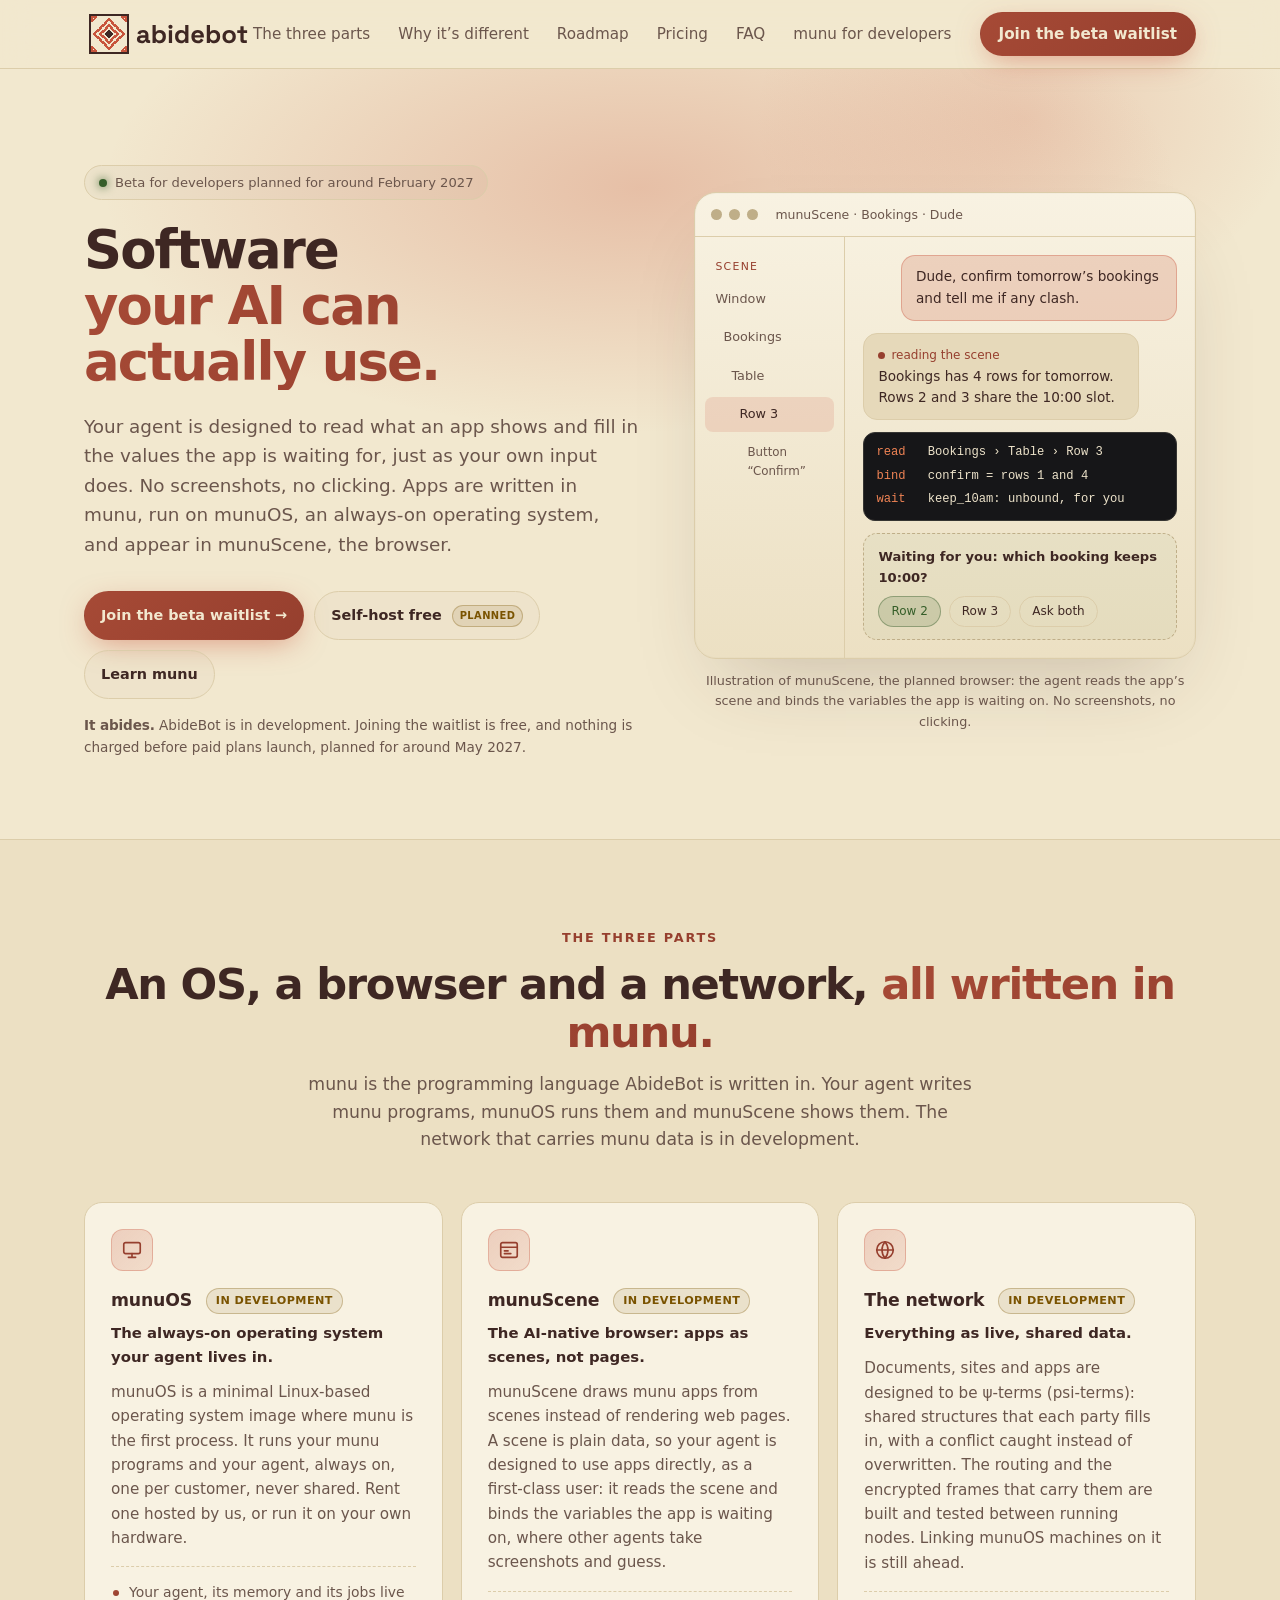
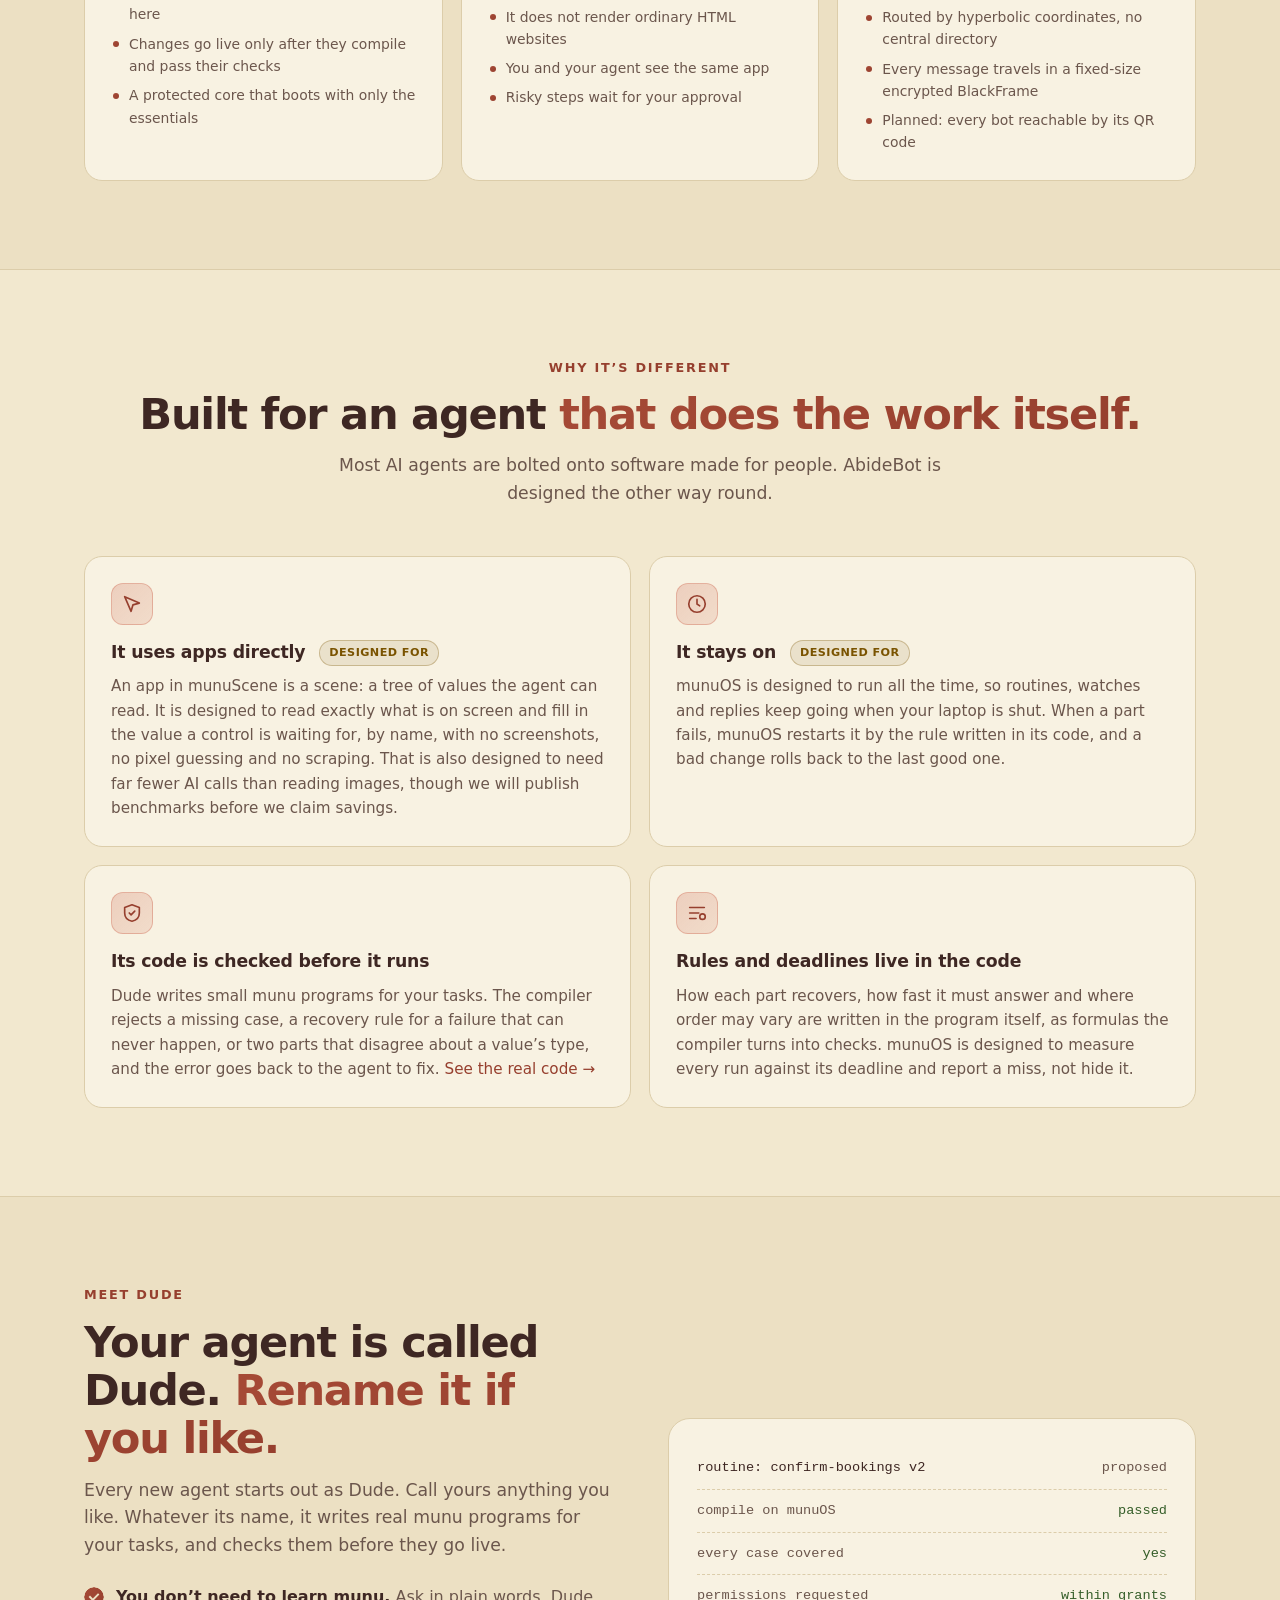
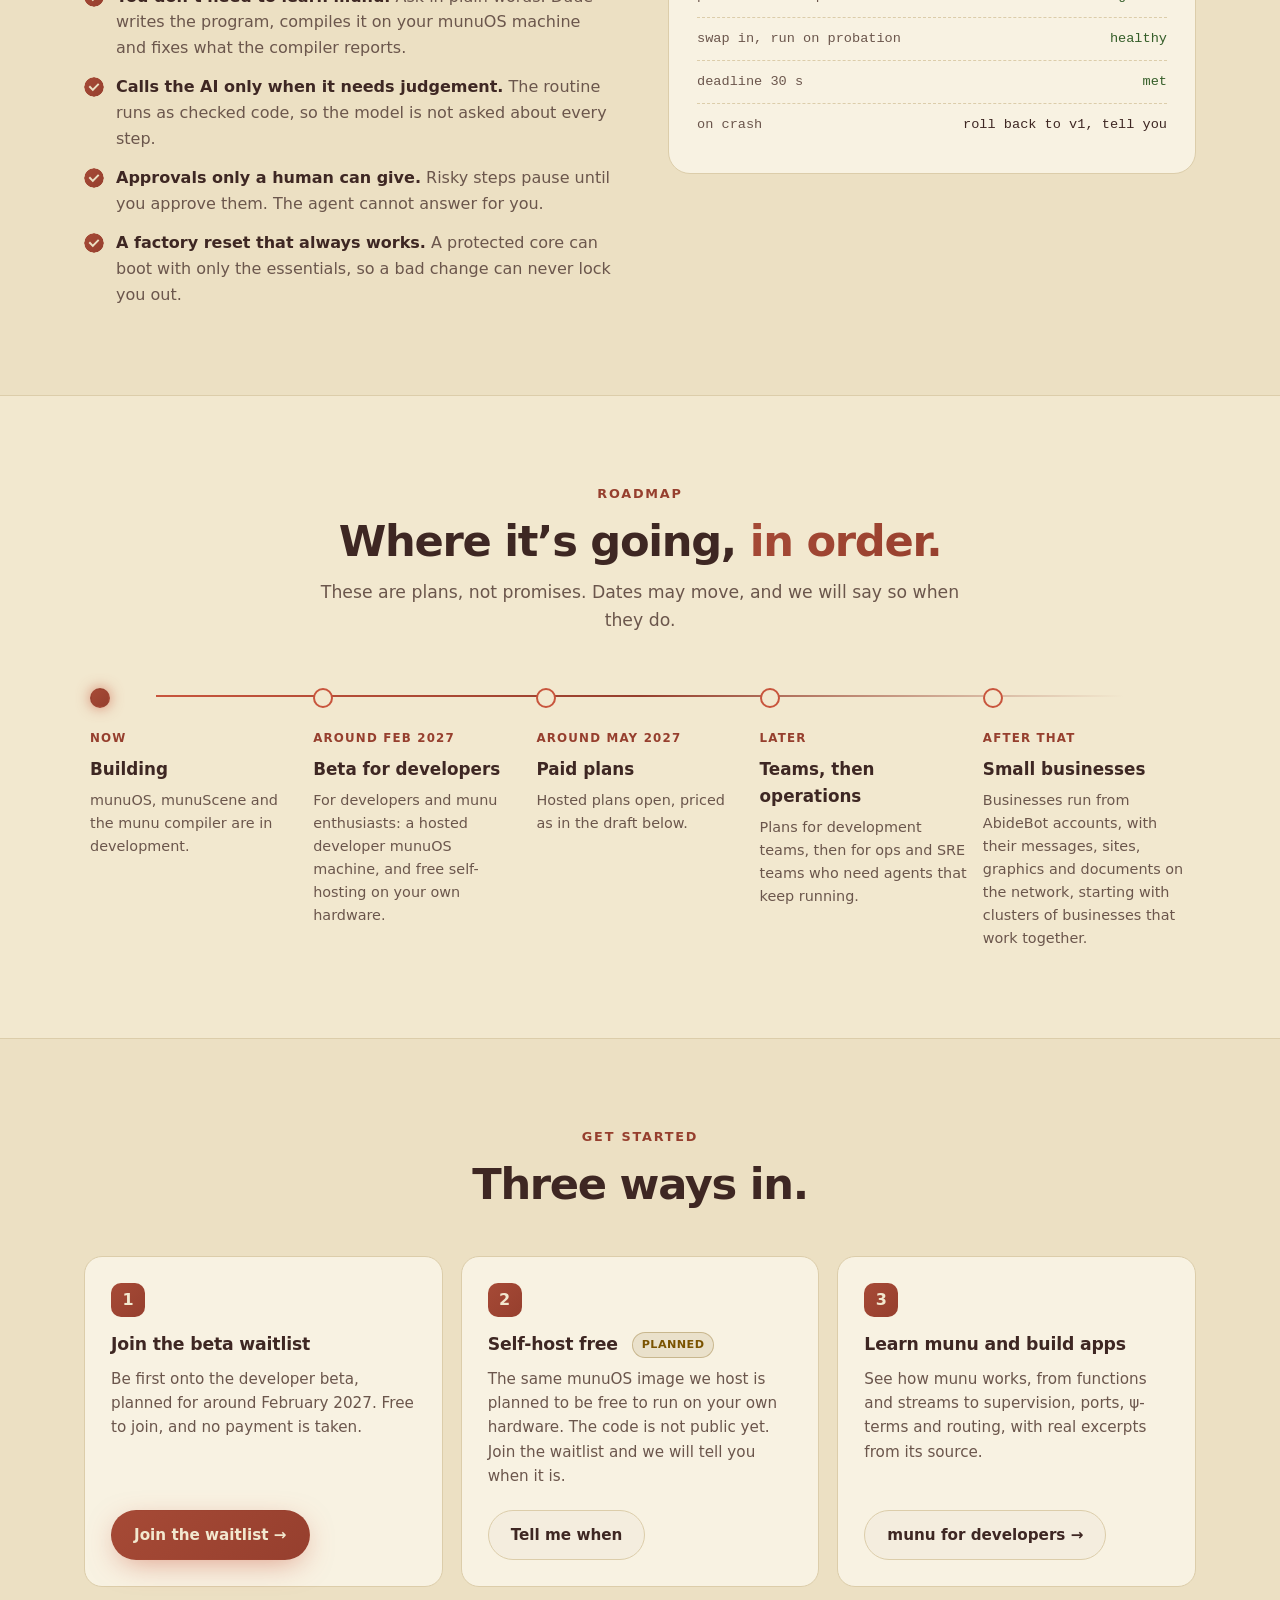
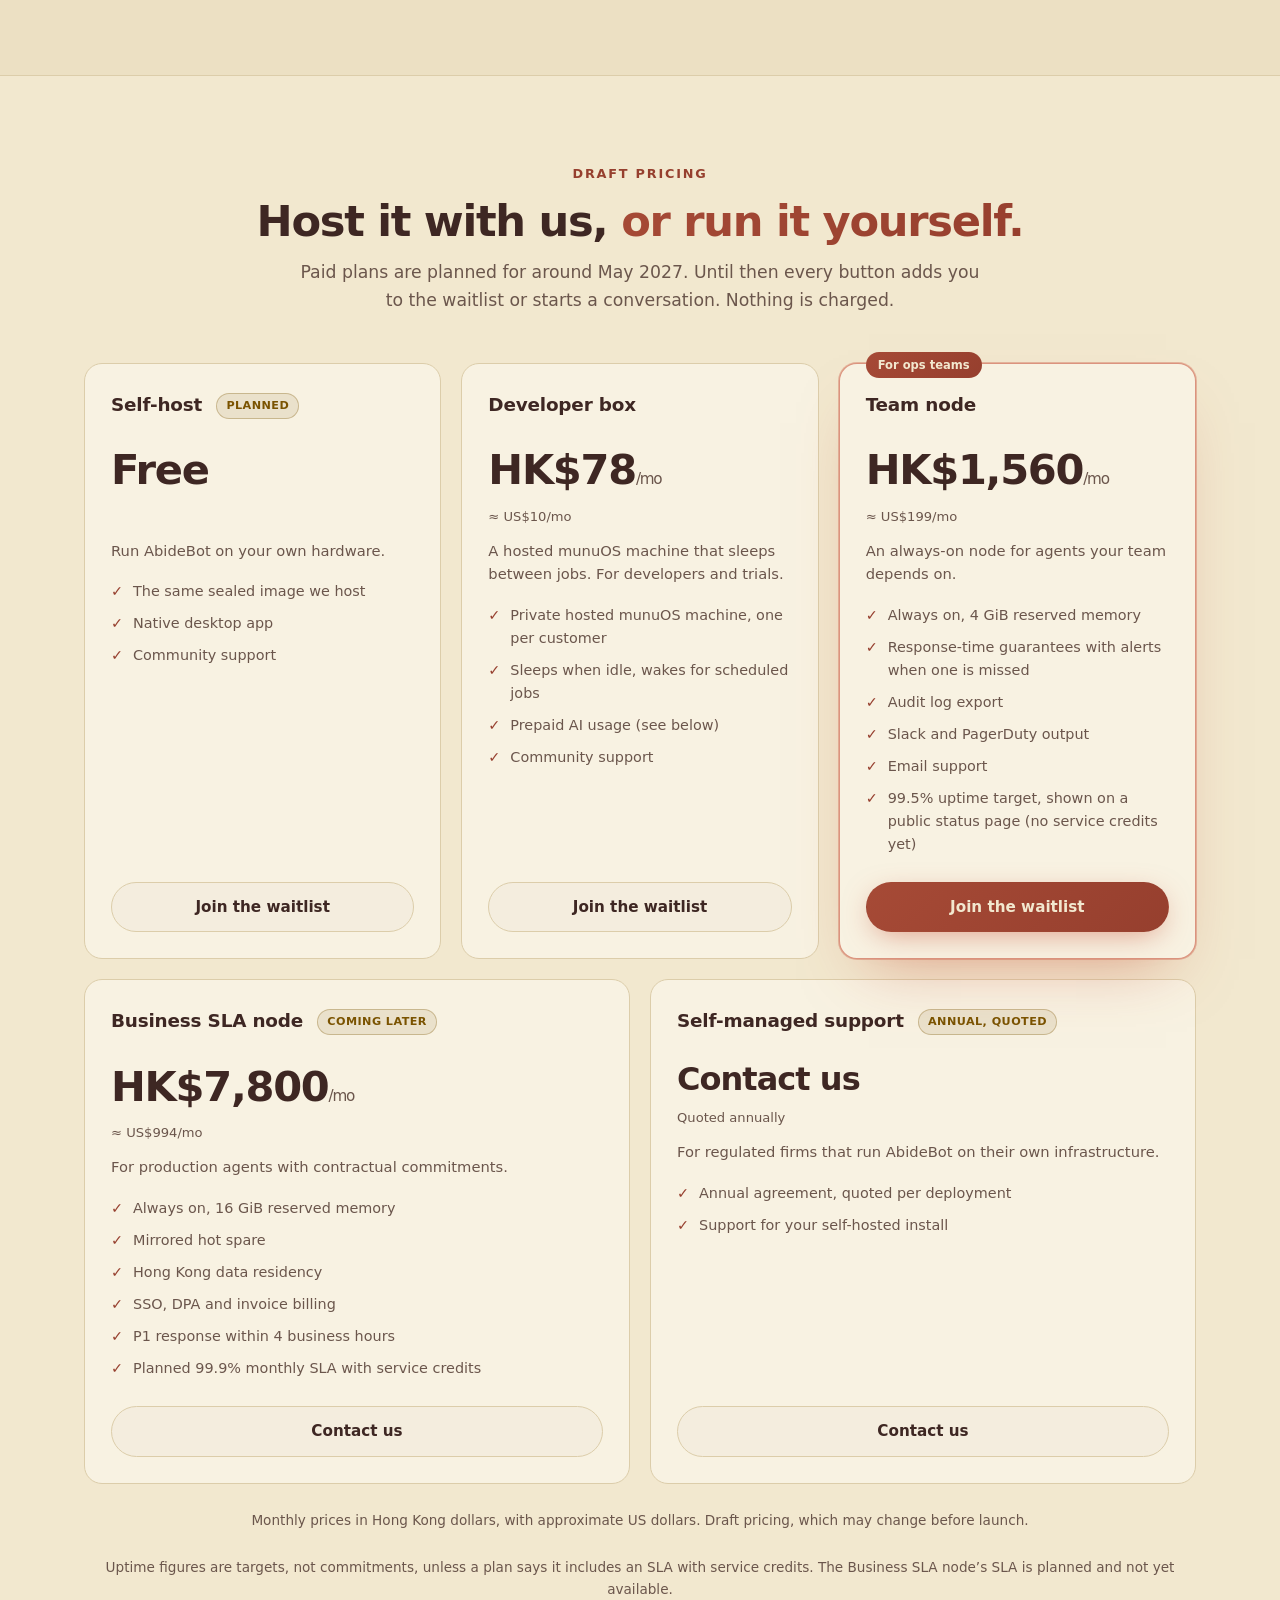
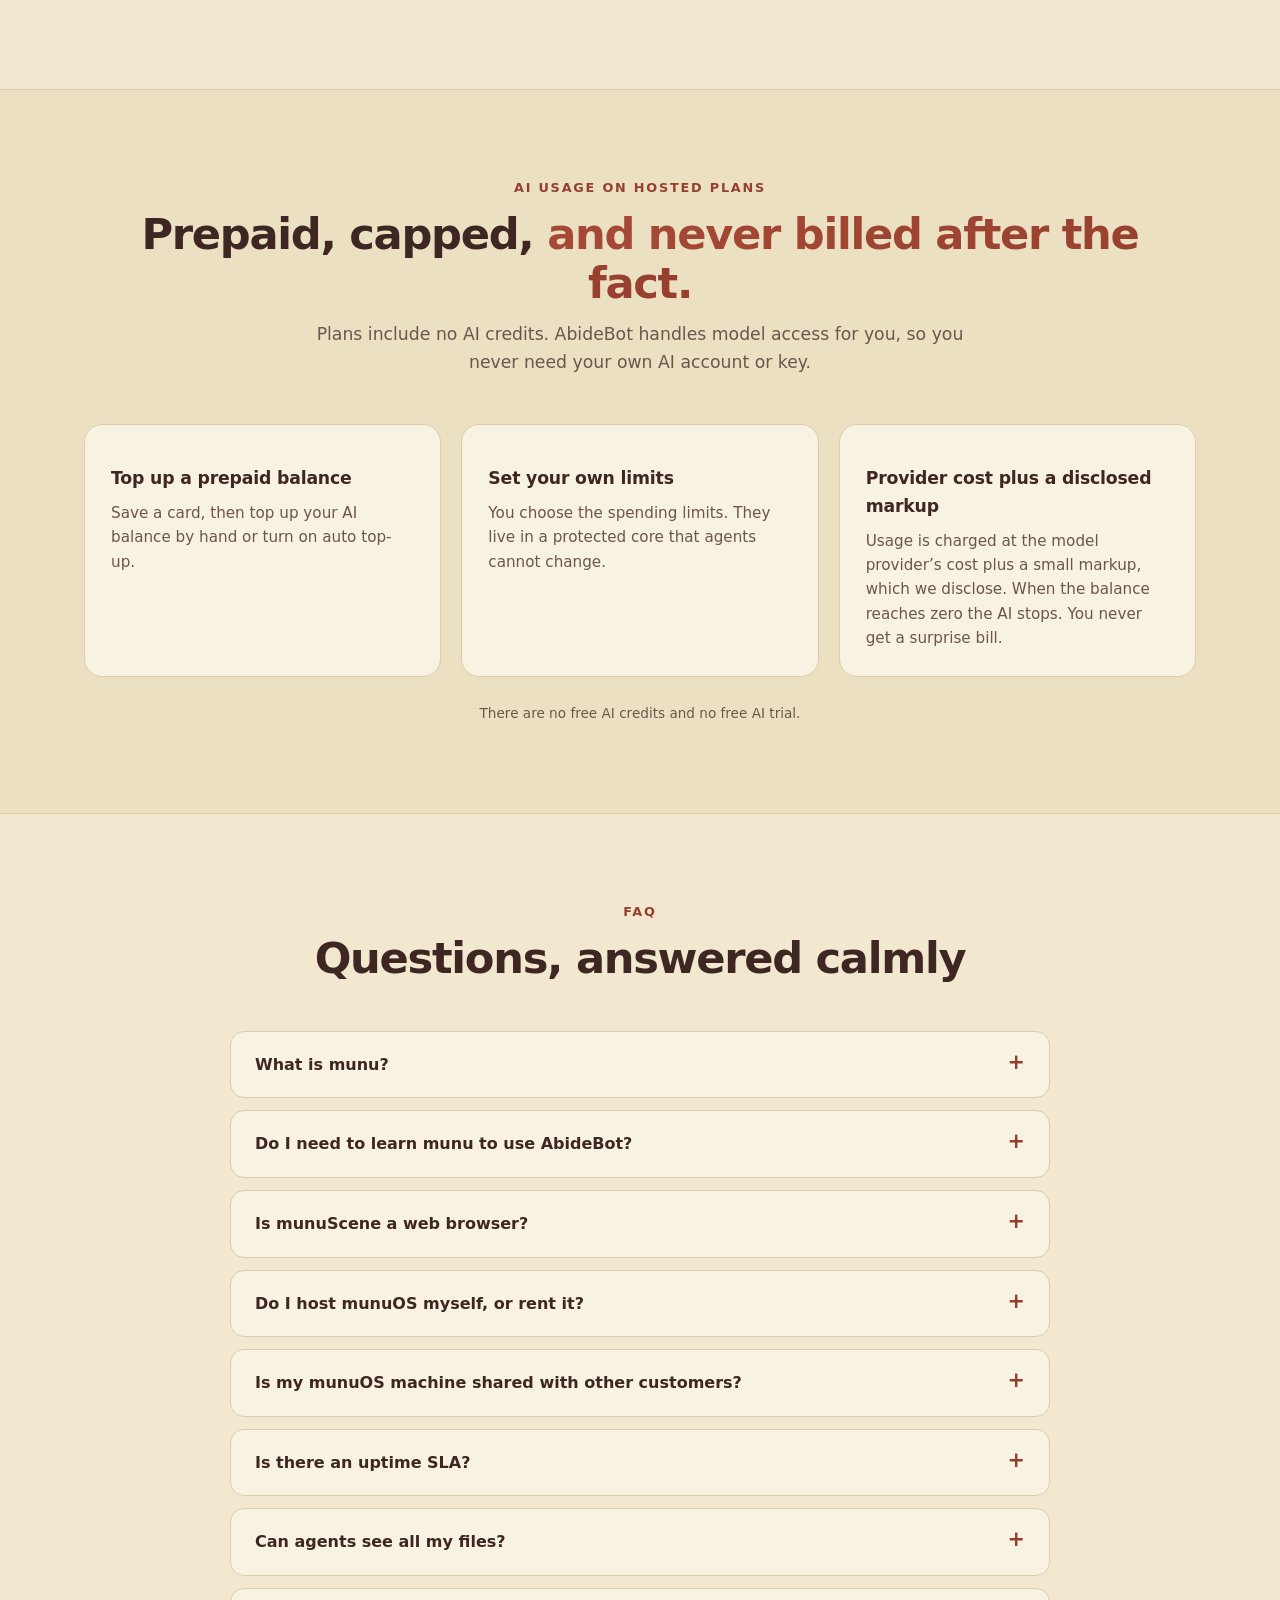
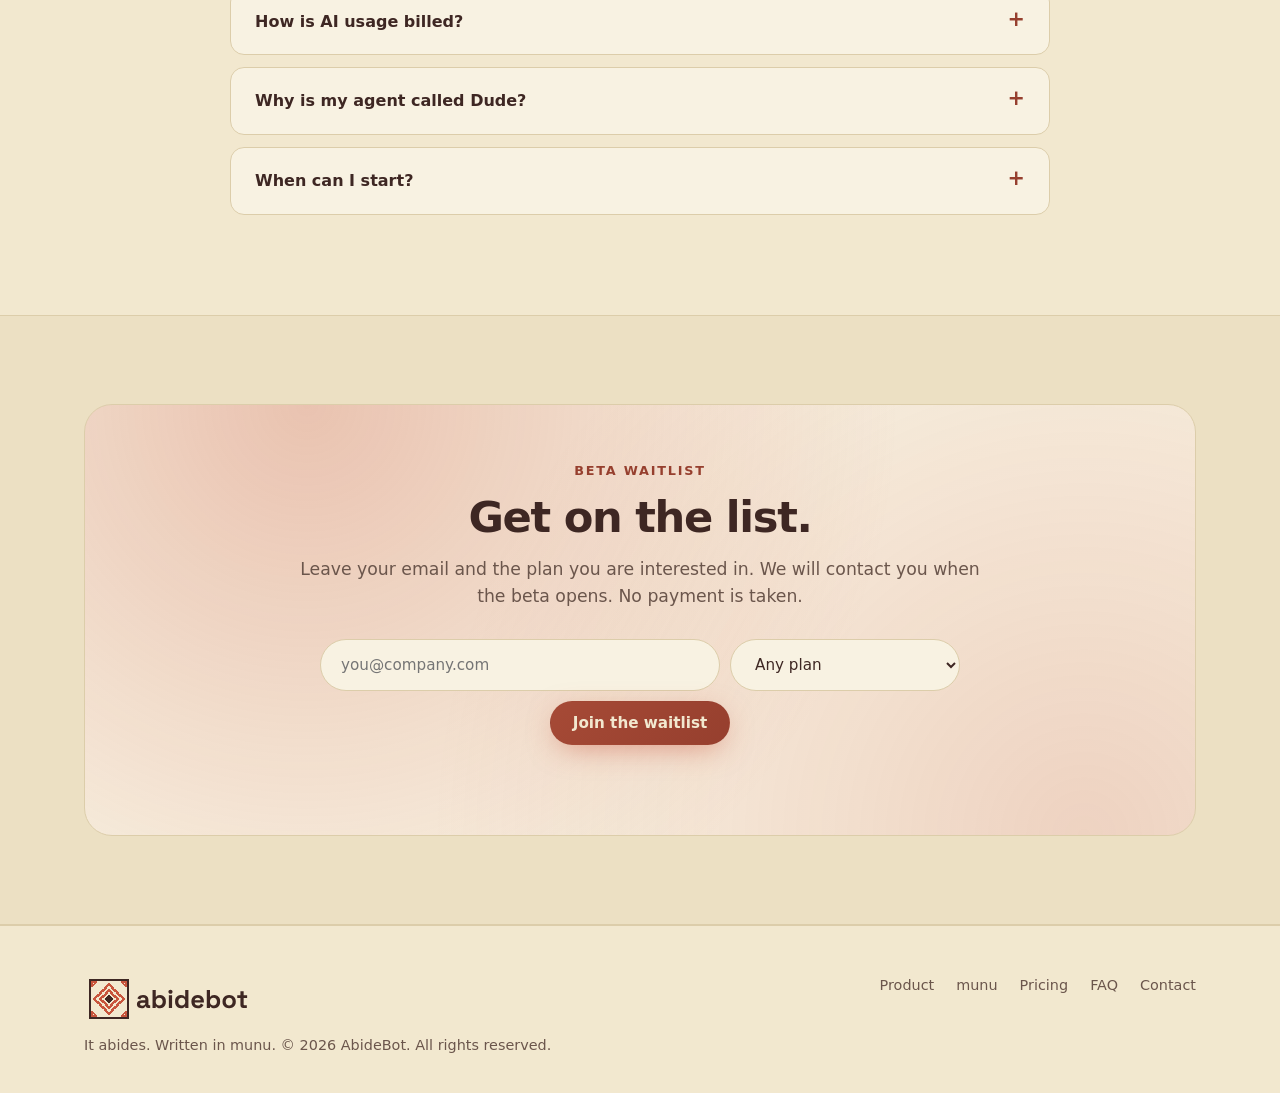
<file: index.html>
<!doctype html>
<html lang="en">
<head>
<meta charset="utf-8">
<meta name="viewport" content="width=device-width,initial-scale=1">
<title>AbideBot: software your AI can actually use</title>
<meta name="description" content="Your agent is designed to read what an app shows and fill in the values the app is waiting for, with no screenshots and no clicking. Apps are written in munu, run on munuOS, an always-on operating system, and appear in munuScene, the browser. Developer beta planned for around February 2027.">
<meta property="og:title" content="AbideBot: software your AI can actually use">
<meta property="og:description" content="Your agent is designed to read what an app shows and fill in the values the app is waiting for, with no screenshots and no clicking. Apps are written in munu, run on munuOS, an always-on operating system, and appear in munuScene, the browser. Developer beta planned for around February 2027.">
<meta property="og:type" content="website">
<meta property="og:url" content="https://abidebot.com/">
<meta name="theme-color" content="#1B1B1E" media="(prefers-color-scheme: dark)">
<meta name="theme-color" content="#F2E8CF" media="(prefers-color-scheme: light)">
<link rel="icon" href="assets/brand/favicon.ico" sizes="16x16 32x32 48x48">
<link rel="icon" href="assets/brand/favicon.svg" type="image/svg+xml">
<link rel="apple-touch-icon" href="assets/brand/apple-touch-icon.png">
<link rel="stylesheet" href="assets/style.css">
</head>
<body>

<header class="nav">
  <div class="wrap">
    <a class="brand" href="index.html"><picture><source srcset="assets/brand/logo-header-light-flush.svg" media="(prefers-color-scheme: light)"><img src="assets/brand/logo-header-dark-flush.svg" alt="AbideBot" width="168" height="50"></picture></a>
    <button class="menu-btn" aria-label="Open menu" aria-expanded="false">&#9776;</button>
    <nav class="links">
      <a href="#parts">The three parts</a>
      <a href="#different">Why it&rsquo;s different</a>
      <a href="#roadmap">Roadmap</a>
      <a href="#pricing">Pricing</a>
      <a href="#faq">FAQ</a>
      <a href="munu.html">munu for developers</a>
      <a class="btn btn-primary" href="#early-access">Join the beta waitlist</a>
    </nav>
  </div>
</header>

<main>
<section class="hero">
  <div class="wrap">
    <div>
      <span class="pill"><span class="dot"></span>Beta for developers planned for around February 2027</span>
      <h1>Software <span class="grad hl2">your AI can actually use.</span></h1>
      <p class="lead">Your agent is designed to read what an app shows and fill in the values the app is waiting for, just as your own input does. No screenshots, no clicking. Apps are written in munu, run on munuOS, an always-on operating system, and appear in munuScene, the browser.</p>
      <div class="cta-row">
        <a class="btn btn-primary" href="#early-access">Join the beta waitlist &rarr;</a>
        <a class="btn btn-ghost" href="#self-host">Self-host free <span class="tag soon">Planned</span></a>
        <a class="btn btn-ghost" href="munu.html">Learn munu</a>
      </div>
      <p class="note"><span class="tagline">It abides.</span> AbideBot is in development. Joining the waitlist is free, and nothing is charged before paid plans launch, planned for around May 2027.</p>
    </div>

    <figure class="mock-fig">
    <div class="mock" aria-hidden="true">
      <div class="mock-bar"><i></i><i></i><i></i><span>munuScene &middot; Bookings &middot; Dude</span></div>
      <div class="mock-body">
        <div class="mock-side">
          <div class="side-h">Scene</div>
          <div>Window</div><div class="ind1">Bookings</div><div class="ind2">Table</div><div class="ind3 on">Row 3</div><div class="ind4">Button &ldquo;Confirm&rdquo;</div>
        </div>
        <div class="mock-main">
          <div class="msg you">Dude, confirm tomorrow&rsquo;s bookings and tell me if any clash.</div>
          <div class="msg bot"><span class="status">reading the scene</span><br>Bookings has 4 rows for tomorrow. Rows 2 and 3 share the 10:00 slot.</div>
          <div class="scene-ev"><div><span class="ev-k">read</span> Bookings &rsaquo; Table &rsaquo; Row 3</div><div><span class="ev-k">bind</span> confirm = rows 1 and 4</div><div><span class="ev-k">wait</span> keep_10am: unbound, for you</div></div>
          <div class="approve"><b>Waiting for you: which booking keeps 10:00?</b><div class="row"><span class="y">Row 2</span><span>Row 3</span><span>Ask both</span></div></div>
        </div>
      </div>
    </div>
    <figcaption class="mock-cap">Illustration of munuScene, the planned browser: the agent reads the app&rsquo;s scene and binds the variables the app is waiting on. No screenshots, no clicking.</figcaption>
    </figure>
  </div>
</section>

<section id="parts" class="alt">
  <div class="wrap">
    <div class="head center">
      <div class="eyebrow">The three parts</div>
      <h2>An OS, a browser and a network, <span class="grad">all written in munu.</span></h2>
      <p class="sub">munu is the programming language AbideBot is written in. Your agent writes munu programs, munuOS runs them and munuScene shows them. The network that carries munu data is in development.</p>
    </div>
    <div class="grid g3 parts">
      <div class="card part">
        <div class="ico"><svg viewBox="0 0 24 24"><rect x="3" y="4" width="18" height="12" rx="2"/><path d="M8 20h8M12 16v4"/></svg></div>
        <h3>munuOS <span class="tag soon">In development</span></h3>
        <p class="part-sub">The always-on operating system your agent lives in.</p>
        <p>munuOS is a minimal Linux-based operating system image where munu is the first process. It runs your munu programs and your agent, always on, one per customer, never shared. Rent one hosted by us, or run it on your own hardware.</p>
        <ul class="mini"><li>Your agent, its memory and its jobs live here</li><li>Changes go live only after they compile and pass their checks</li><li>A protected core that boots with only the essentials</li></ul>
      </div>
      <div class="card part">
        <div class="ico"><svg viewBox="0 0 24 24"><rect x="3" y="4" width="18" height="16" rx="2"/><path d="M3 9h18M7 13h4M7 16h7"/></svg></div>
        <h3>munuScene <span class="tag soon">In development</span></h3>
        <p class="part-sub">The AI-native browser: apps as scenes, not pages.</p>
        <p>munuScene draws munu apps from scenes instead of rendering web pages. A scene is plain data, so your agent is designed to use apps directly, as a first-class user: it reads the scene and binds the variables the app is waiting on, where other agents take screenshots and guess.</p>
        <ul class="mini"><li>It does not render ordinary HTML websites</li><li>You and your agent see the same app</li><li>Risky steps wait for your approval</li></ul>
      </div>
      <div class="card part">
        <div class="ico"><svg viewBox="0 0 24 24"><circle cx="12" cy="12" r="9"/><path d="M12 3a14 14 0 010 18M12 3a14 14 0 000 18M3 12h18"/></svg></div>
        <h3>The network <span class="tag soon">In development</span></h3>
        <p class="part-sub">Everything as live, shared data.</p>
        <p>Documents, sites and apps are designed to be ψ-terms (psi-terms): shared structures that each party fills in, with a conflict caught instead of overwritten. The routing and the encrypted frames that carry them are built and tested between running nodes. Linking munuOS machines on it is still ahead.</p>
        <ul class="mini"><li>Routed by hyperbolic coordinates, no central directory</li><li>Every message travels in a fixed-size encrypted BlackFrame</li><li>Planned: every bot reachable by its QR code</li></ul>
      </div>
    </div>
  </div>
</section>

<section id="different">
  <div class="wrap">
    <div class="head center">
      <div class="eyebrow">Why it&rsquo;s different</div>
      <h2>Built for an agent <span class="grad">that does the work itself.</span></h2>
      <p class="sub">Most AI agents are bolted onto software made for people. AbideBot is designed the other way round.</p>
    </div>
    <div class="grid g2">
      <div class="card"><div class="ico"><svg viewBox="0 0 24 24"><path d="M4 4l7 16 2-7 7-2z"/></svg></div><h3>It uses apps directly <span class="tag soon">Designed for</span></h3><p>An app in munuScene is a scene: a tree of values the agent can read. It is designed to read exactly what is on screen and fill in the value a control is waiting for, by name, with no screenshots, no pixel guessing and no scraping. That is also designed to need far fewer AI calls than reading images, though we will publish benchmarks before we claim savings.</p></div>
      <div class="card"><div class="ico"><svg viewBox="0 0 24 24"><circle cx="12" cy="12" r="9"/><path d="M12 7v5l3 2"/></svg></div><h3>It stays on <span class="tag soon">Designed for</span></h3><p>munuOS is designed to run all the time, so routines, watches and replies keep going when your laptop is shut. When a part fails, munuOS restarts it by the rule written in its code, and a bad change rolls back to the last good one.</p></div>
      <div class="card"><div class="ico"><svg viewBox="0 0 24 24"><path d="M9 12l2 2 4-4"/><path d="M12 3l8 3v6c0 5-3.5 8-8 9-4.5-1-8-4-8-9V6z"/></svg></div><h3>Its code is checked before it runs</h3><p>Dude writes small munu programs for your tasks. The compiler rejects a missing case, a recovery rule for a failure that can never happen, or two parts that disagree about a value&rsquo;s type, and the error goes back to the agent to fix. <a class="inl" href="munu.html#language">See the real code &rarr;</a></p></div>
      <div class="card"><div class="ico"><svg viewBox="0 0 24 24"><path d="M4 6h16M4 12h10M4 18h7"/><circle cx="18" cy="16" r="3"/></svg></div><h3>Rules and deadlines live in the code</h3><p>How each part recovers, how fast it must answer and where order may vary are written in the program itself, as formulas the compiler turns into checks. munuOS is designed to measure every run against its deadline and report a miss, not hide it.</p></div>
    </div>
  </div>
</section>

<section class="alt">
  <div class="wrap split">
    <div>
      <div class="eyebrow">Meet Dude</div>
      <h2>Your agent is called Dude. <span class="grad">Rename it if you like.</span></h2>
      <p class="sub">Every new agent starts out as Dude. Call yours anything you like. Whatever its name, it writes real munu programs for your tasks, and checks them before they go live.</p>
      <ul class="checks">
        <li><span><b>You don&rsquo;t need to learn munu.</b> Ask in plain words. Dude writes the program, compiles it on your munuOS machine and fixes what the compiler reports.</span></li>
        <li><span><b>Calls the AI only when it needs judgement.</b> The routine runs as checked code, so the model is not asked about every step.</span></li>
        <li><span><b>Approvals only a human can give.</b> Risky steps pause until you approve them. The agent cannot answer for you.</span></li>
        <li><span><b>A factory reset that always works.</b> A protected core can boot with only the essentials, so a bad change can never lock you out.</span></li>
      </ul>
    </div>
    <div class="panel" aria-label="Example of a change moving through checks">
      <div class="ln"><span class="w">routine: confirm-bookings v2</span><span>proposed</span></div>
      <div class="ln"><span>compile on munuOS</span><span class="ok">passed</span></div>
      <div class="ln"><span>every case covered</span><span class="ok">yes</span></div>
      <div class="ln"><span>permissions requested</span><span class="ok">within grants</span></div>
      <div class="ln"><span>swap in, run on probation</span><span class="ok">healthy</span></div>
      <div class="ln"><span>deadline 30 s</span><span class="ok">met</span></div>
      <div class="ln"><span>on crash</span><span class="w">roll back to v1, tell you</span></div>
    </div>
  </div>
</section>

<section id="roadmap">
  <div class="wrap">
    <div class="head center">
      <div class="eyebrow">Roadmap</div>
      <h2>Where it&rsquo;s going, <span class="grad">in order.</span></h2>
      <p class="sub">These are plans, not promises. Dates may move, and we will say so when they do.</p>
    </div>
    <ol class="stages">
      <li class="stage now"><span class="when">Now</span><h3>Building</h3><p>munuOS, munuScene and the munu compiler are in development.</p></li>
      <li class="stage"><span class="when">Around Feb 2027</span><h3>Beta for developers</h3><p>For developers and munu enthusiasts: a hosted developer munuOS machine, and free self-hosting on your own hardware.</p></li>
      <li class="stage"><span class="when">Around May 2027</span><h3>Paid plans</h3><p>Hosted plans open, priced as in the draft below.</p></li>
      <li class="stage"><span class="when">Later</span><h3>Teams, then operations</h3><p>Plans for development teams, then for ops and SRE teams who need agents that keep running.</p></li>
      <li class="stage"><span class="when">After that</span><h3>Small businesses</h3><p>Businesses run from AbideBot accounts, with their messages, sites, graphics and documents on the network, starting with clusters of businesses that work together.</p></li>
    </ol>
  </div>
</section>

<section id="start" class="alt">
  <div class="wrap">
    <div class="head center">
      <div class="eyebrow">Get started</div>
      <h2>Three ways in.</h2>
    </div>
    <div class="grid g3 ways">
      <div class="card way"><span class="way-n">1</span><h3>Join the beta waitlist</h3><p>Be first onto the developer beta, planned for around February 2027. Free to join, and no payment is taken.</p><a class="btn btn-primary" href="#early-access">Join the waitlist &rarr;</a></div>
      <div class="card way" id="self-host"><span class="way-n">2</span><h3>Self-host free <span class="tag soon">Planned</span></h3><p>The same munuOS image we host is planned to be free to run on your own hardware. The code is not public yet. Join the waitlist and we will tell you when it is.</p><a class="btn btn-ghost" href="#early-access" data-plan="Self-host">Tell me when</a></div>
      <div class="card way"><span class="way-n">3</span><h3>Learn munu and build apps</h3><p>See how munu works, from functions and streams to supervision, ports, ψ-terms and routing, with real excerpts from its source.</p><a class="btn btn-ghost" href="munu.html">munu for developers &rarr;</a></div>
    </div>
  </div>
</section>

<section id="pricing">
  <div class="wrap">
    <div class="head center">
      <div class="eyebrow">Draft pricing</div>
      <h2>Host it with us, <span class="grad">or run it yourself.</span></h2>
      <p class="sub">Paid plans are planned for around May 2027. Until then every button adds you to the waitlist or starts a conversation. Nothing is charged.</p>
    </div>
    <!-- Pricing cards are generated from assets/pricing.js (the single pricing config). -->
    <div class="plans" id="plans"></div>
    <noscript><p class="fine">Pricing needs JavaScript to display. Email hello@abidebot.com for current draft plans.</p></noscript>
    <p class="fine" id="plans-note"></p>
    <p class="fine">Uptime figures are targets, not commitments, unless a plan says it includes an SLA with service credits. The Business SLA node&rsquo;s SLA is planned and not yet available.</p>
  </div>
</section>

<section id="ai-usage" class="alt">
  <div class="wrap">
    <div class="head center">
      <div class="eyebrow">AI usage on hosted plans</div>
      <h2>Prepaid, capped, <span class="grad">and never billed after the fact.</span></h2>
      <p class="sub">Plans include no AI credits. AbideBot handles model access for you, so you never need your own AI account or key.</p>
    </div>
    <div class="usage">
      <div class="card"><h3>Top up a prepaid balance</h3><p>Save a card, then top up your AI balance by hand or turn on auto top-up.</p></div>
      <div class="card"><h3>Set your own limits</h3><p>You choose the spending limits. They live in a protected core that agents cannot change.</p></div>
      <div class="card"><h3>Provider cost plus a disclosed markup</h3><p>Usage is charged at the model provider&rsquo;s cost plus a small markup, which we disclose. When the balance reaches zero the AI stops. You never get a surprise bill.</p></div>
    </div>
    <p class="fine">There are no free AI credits and no free AI trial.</p>
  </div>
</section>

<section id="faq">
  <div class="wrap">
    <div class="head center"><div class="eyebrow">FAQ</div><h2>Questions, answered calmly</h2></div>
    <div class="faq">
      <details><summary>What is munu?</summary><p>munu is the programming language AbideBot is written in. Programs are made of finite functions (<code>mu</code>) and ongoing streams (<code>nu</code>), grouped into contracts that state their own recovery rules and deadlines. munuOS runs munu programs, munuScene draws munu apps, and the network is designed to carry munu data. <a class="inl" href="munu.html">More for developers &rarr;</a></p></details>
      <details><summary>Do I need to learn munu to use AbideBot?</summary><p>No. You ask Dude in plain words and it writes the munu. Learning munu is for people who want to build their own apps for the network.</p></details>
      <details><summary>Is munuScene a web browser?</summary><p>No. munuScene is a browser for munu apps, and it does not render ordinary HTML websites. It is designed for munu apps and sites, drawn from a scene graph your agent can read and act on directly.</p></details>
      <details><summary>Do I host munuOS myself, or rent it?</summary><p>Either. You are planned to be able to run munuOS free on your own hardware, or rent a machine running it, hosted by us on a monthly plan. Both run the same munuOS image. Firms that host it themselves can add paid support. Self-hosting is planned, and the code is not public yet. Join the waitlist and we will tell you when it is.</p></details>
      <details><summary>Is my munuOS machine shared with other customers?</summary><p>No. Each customer gets a separate virtual machine running munuOS. Customers never share a machine or its core.</p></details>
      <details><summary>Is there an uptime SLA?</summary><p>Not yet. The Team node is designed for a 99.5% uptime target, shown on a public status page, with no service credits. A monthly SLA with service credits is planned for the Business SLA node, which is coming later.</p></details>
      <details><summary>Can agents see all my files?</summary><p>No. They can read and write only what you grant, and you can revoke a grant at any time. Code written by the AI never runs on your own computer with your computer&rsquo;s permissions.</p></details>
      <details><summary>How is AI usage billed?</summary><p>Through a prepaid balance that you top up by hand or automatically. It is charged at the model provider&rsquo;s cost plus a small disclosed markup. When the balance reaches zero, the AI stops. Nothing is billed after the fact.</p></details>
      <details><summary>Why is my agent called Dude?</summary><p>It is the default name. Rename it whenever you like.</p></details>
      <details><summary>When can I start?</summary><p>A beta for developers is planned for around February 2027 and paid plans for around May 2027. Dates may move. Join the waitlist and we will email you.</p></details>
    </div>
  </div>
</section>

<section id="early-access" class="alt">
  <div class="wrap">
    <div class="cta-box">
      <div class="eyebrow">Beta waitlist</div>
      <h2>Get on the list.</h2>
      <p class="sub" style="margin:14px auto 0">Leave your email and the plan you are interested in. We will contact you when the beta opens. No payment is taken.</p>
      <form class="form" id="waitlist" data-to="hello@abidebot.com" novalidate>
        <input type="email" name="email" placeholder="you@company.com" aria-label="Email address" required>
        <select name="plan" id="wl-plan" aria-label="Plan of interest"><option value="">Any plan</option></select>
        <button class="btn btn-primary" type="submit">Join the waitlist</button>
      </form>
      <p class="form-msg" id="form-msg" role="status"></p>
    </div>
  </div>
</section>
</main>

<footer>
  <div class="wrap">
    <div><a class="brand" href="index.html"><picture><source srcset="assets/brand/logo-header-light-flush.svg" media="(prefers-color-scheme: light)"><img src="assets/brand/logo-header-dark-flush.svg" alt="AbideBot" width="168" height="50"></picture></a><p style="margin-top:10px">It abides. Written in munu. &copy; <span id="yr">2026</span> AbideBot. All rights reserved.</p></div>
    <nav><a href="#parts">Product</a><a href="munu.html">munu</a><a href="#pricing">Pricing</a><a href="#faq">FAQ</a><a href="mailto:hello@abidebot.com">Contact</a></nav>
  </div>
</footer>
<script src="assets/pricing.js"></script>
<script src="assets/main.js"></script>
</body>
</html>
</file>
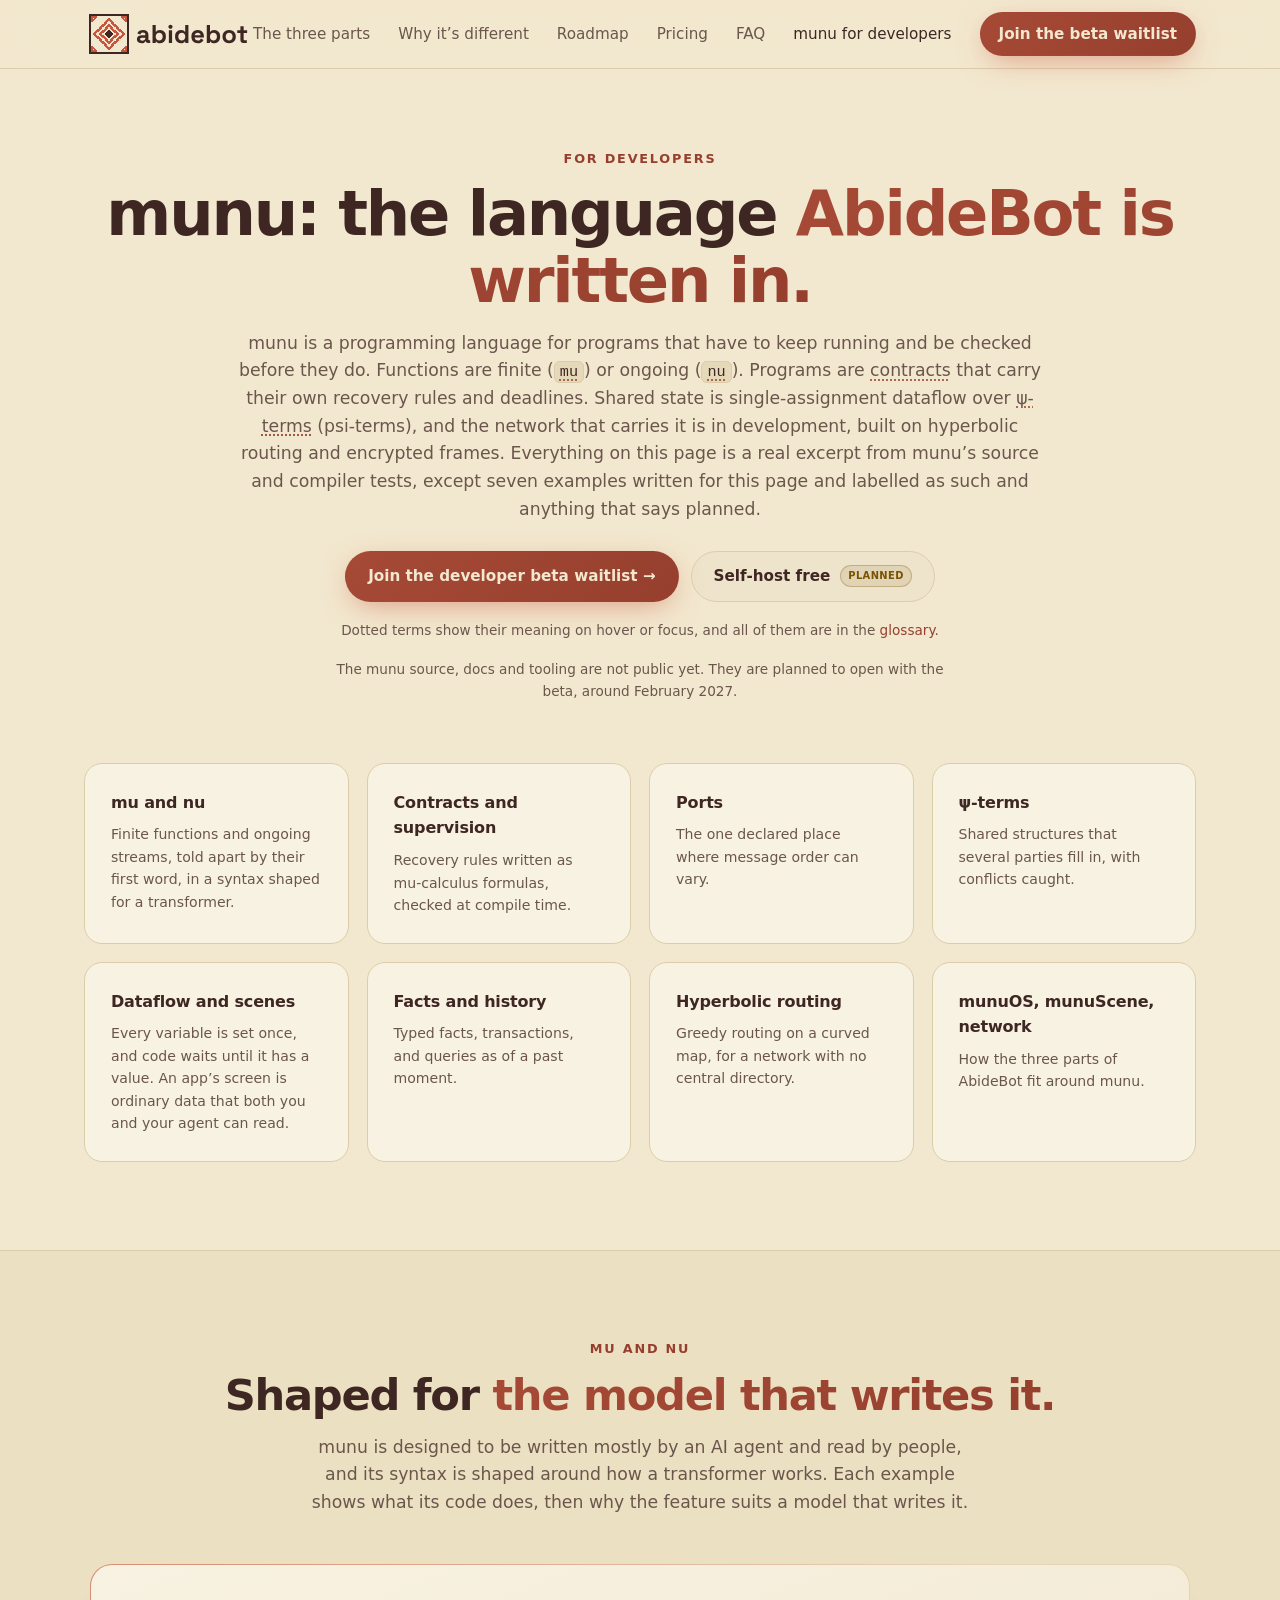
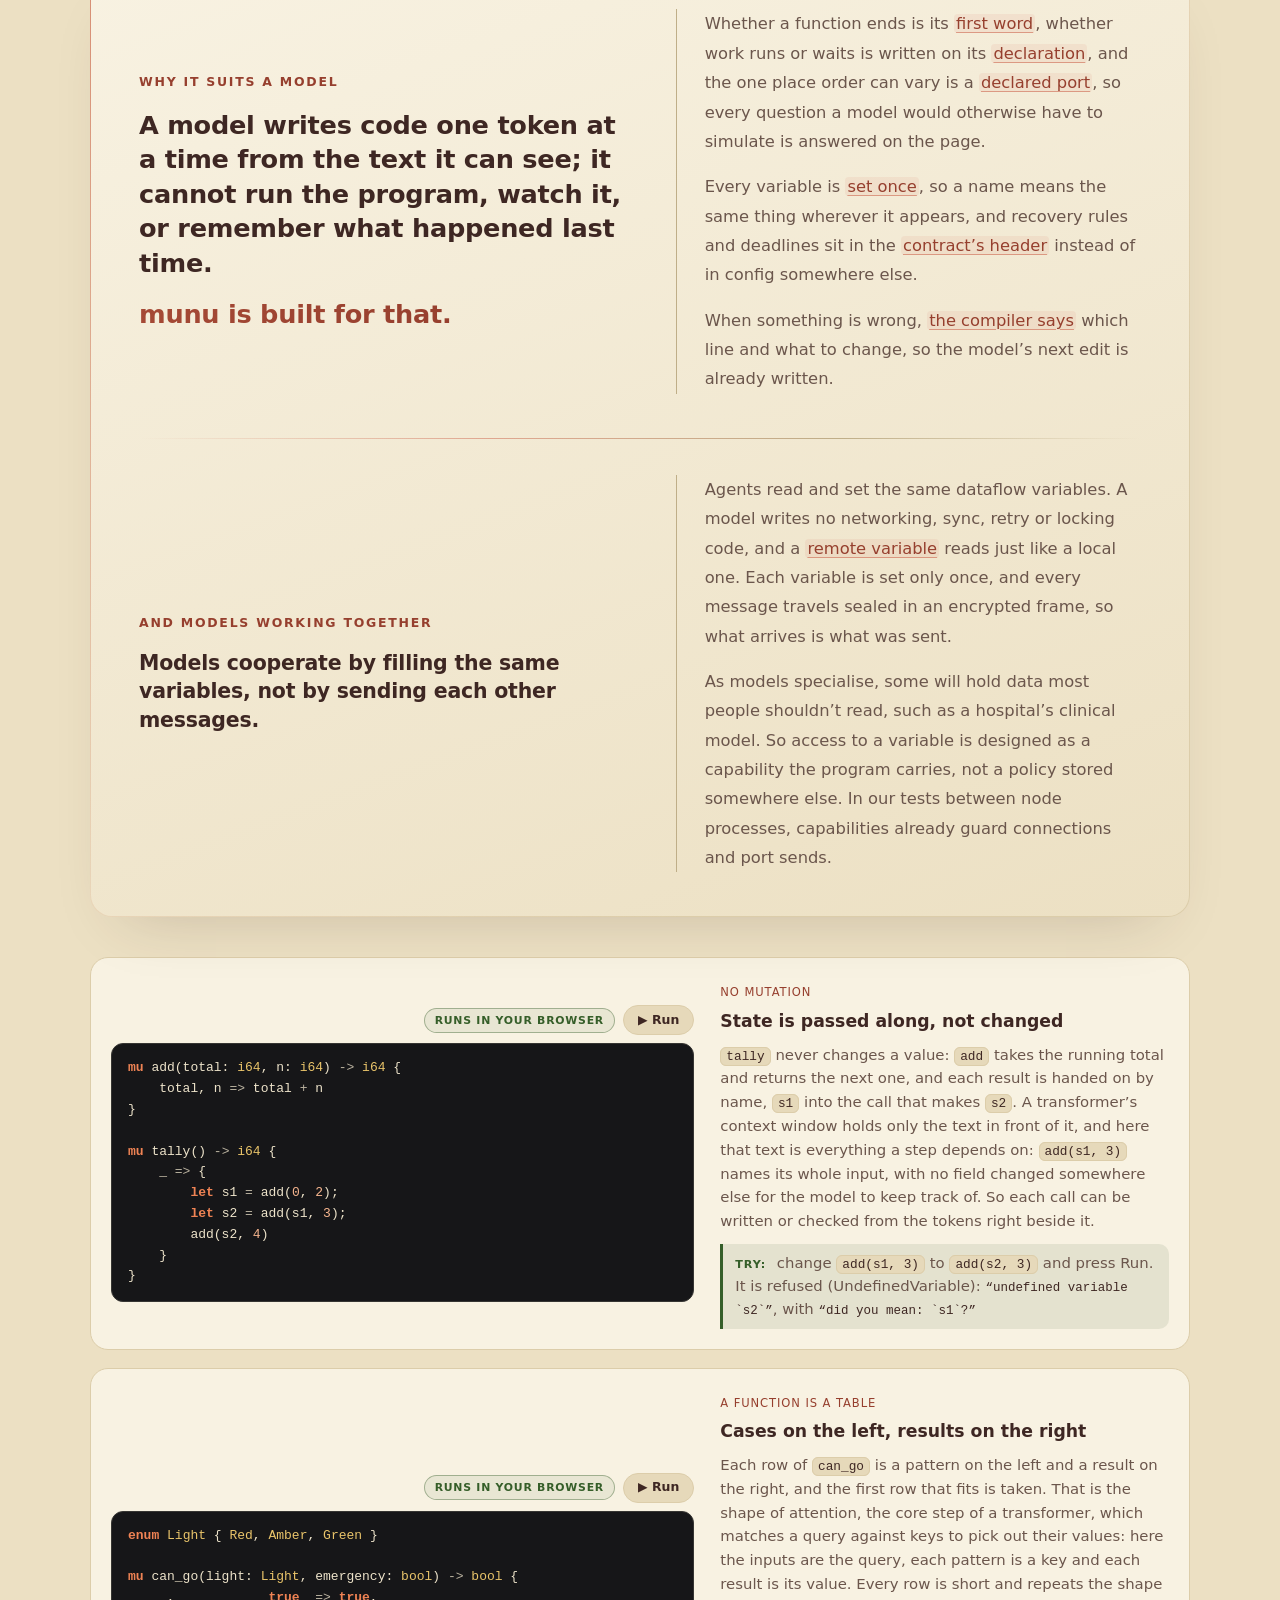
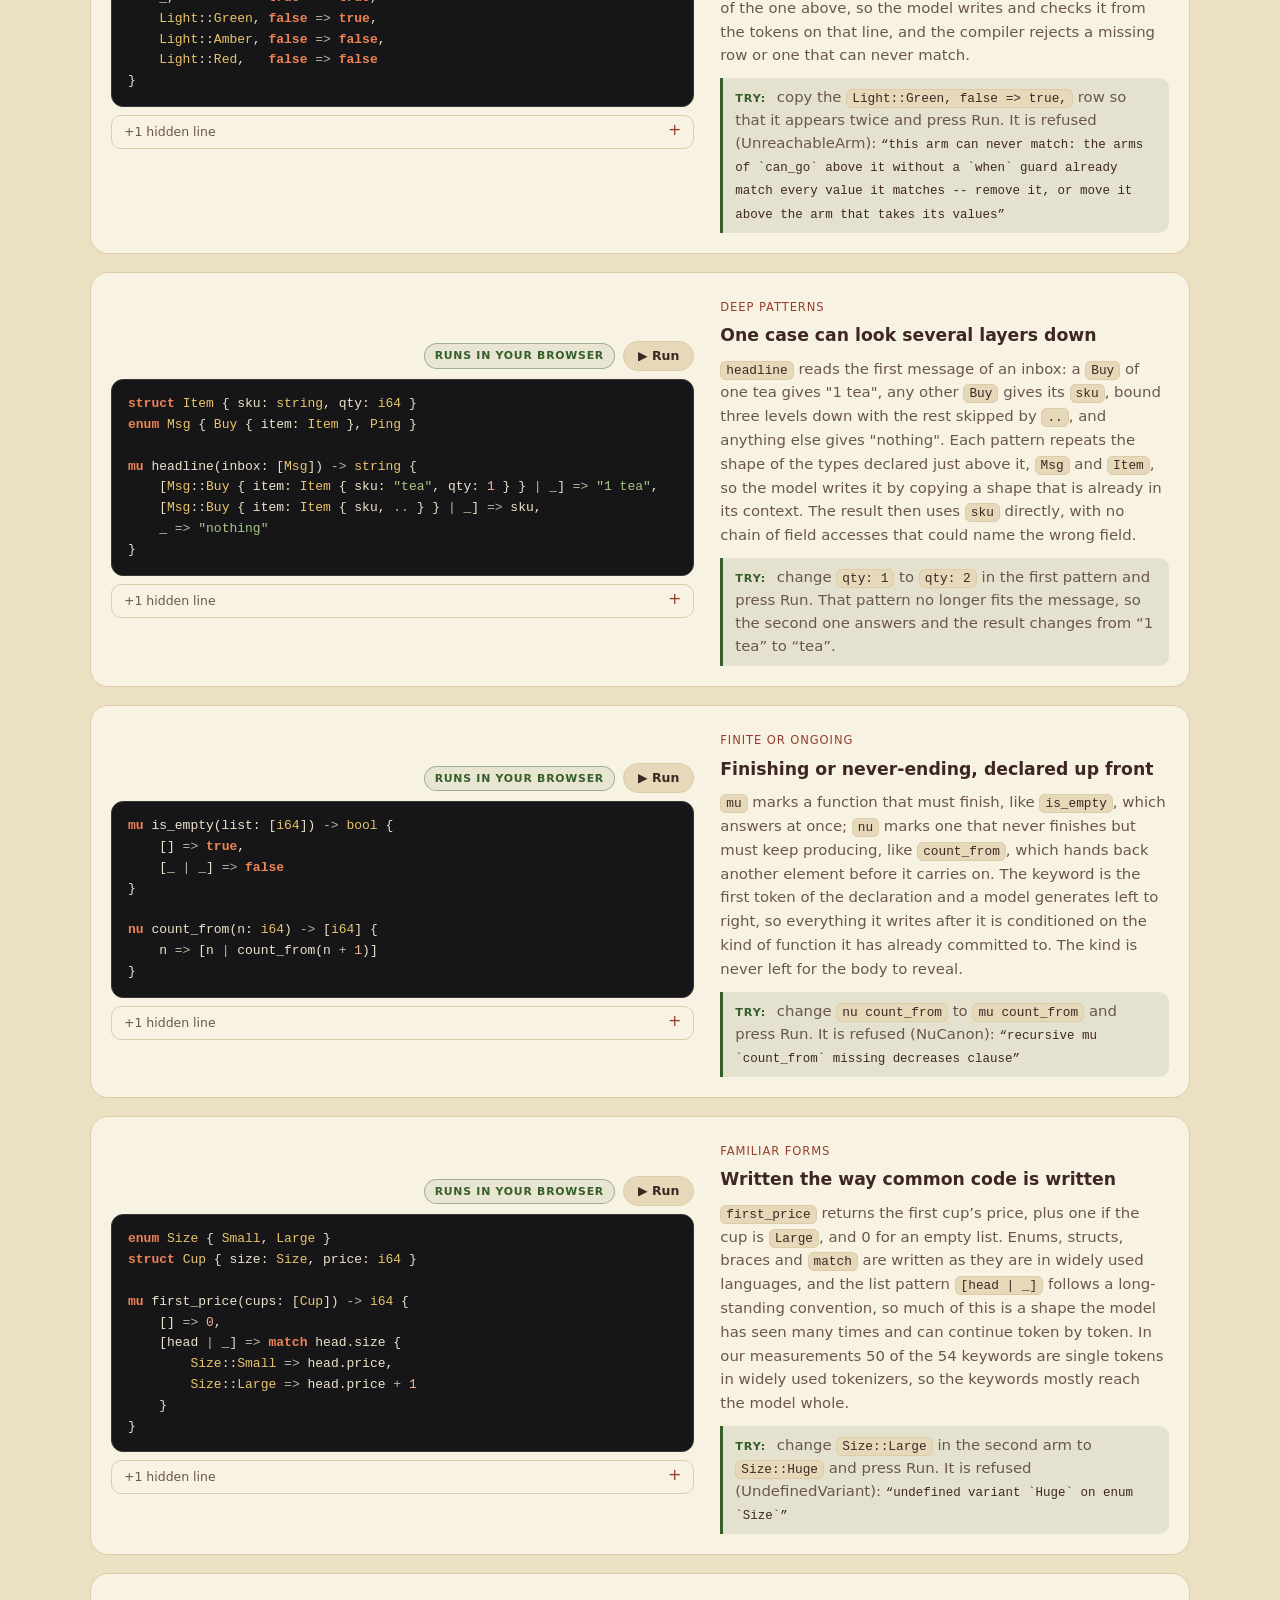
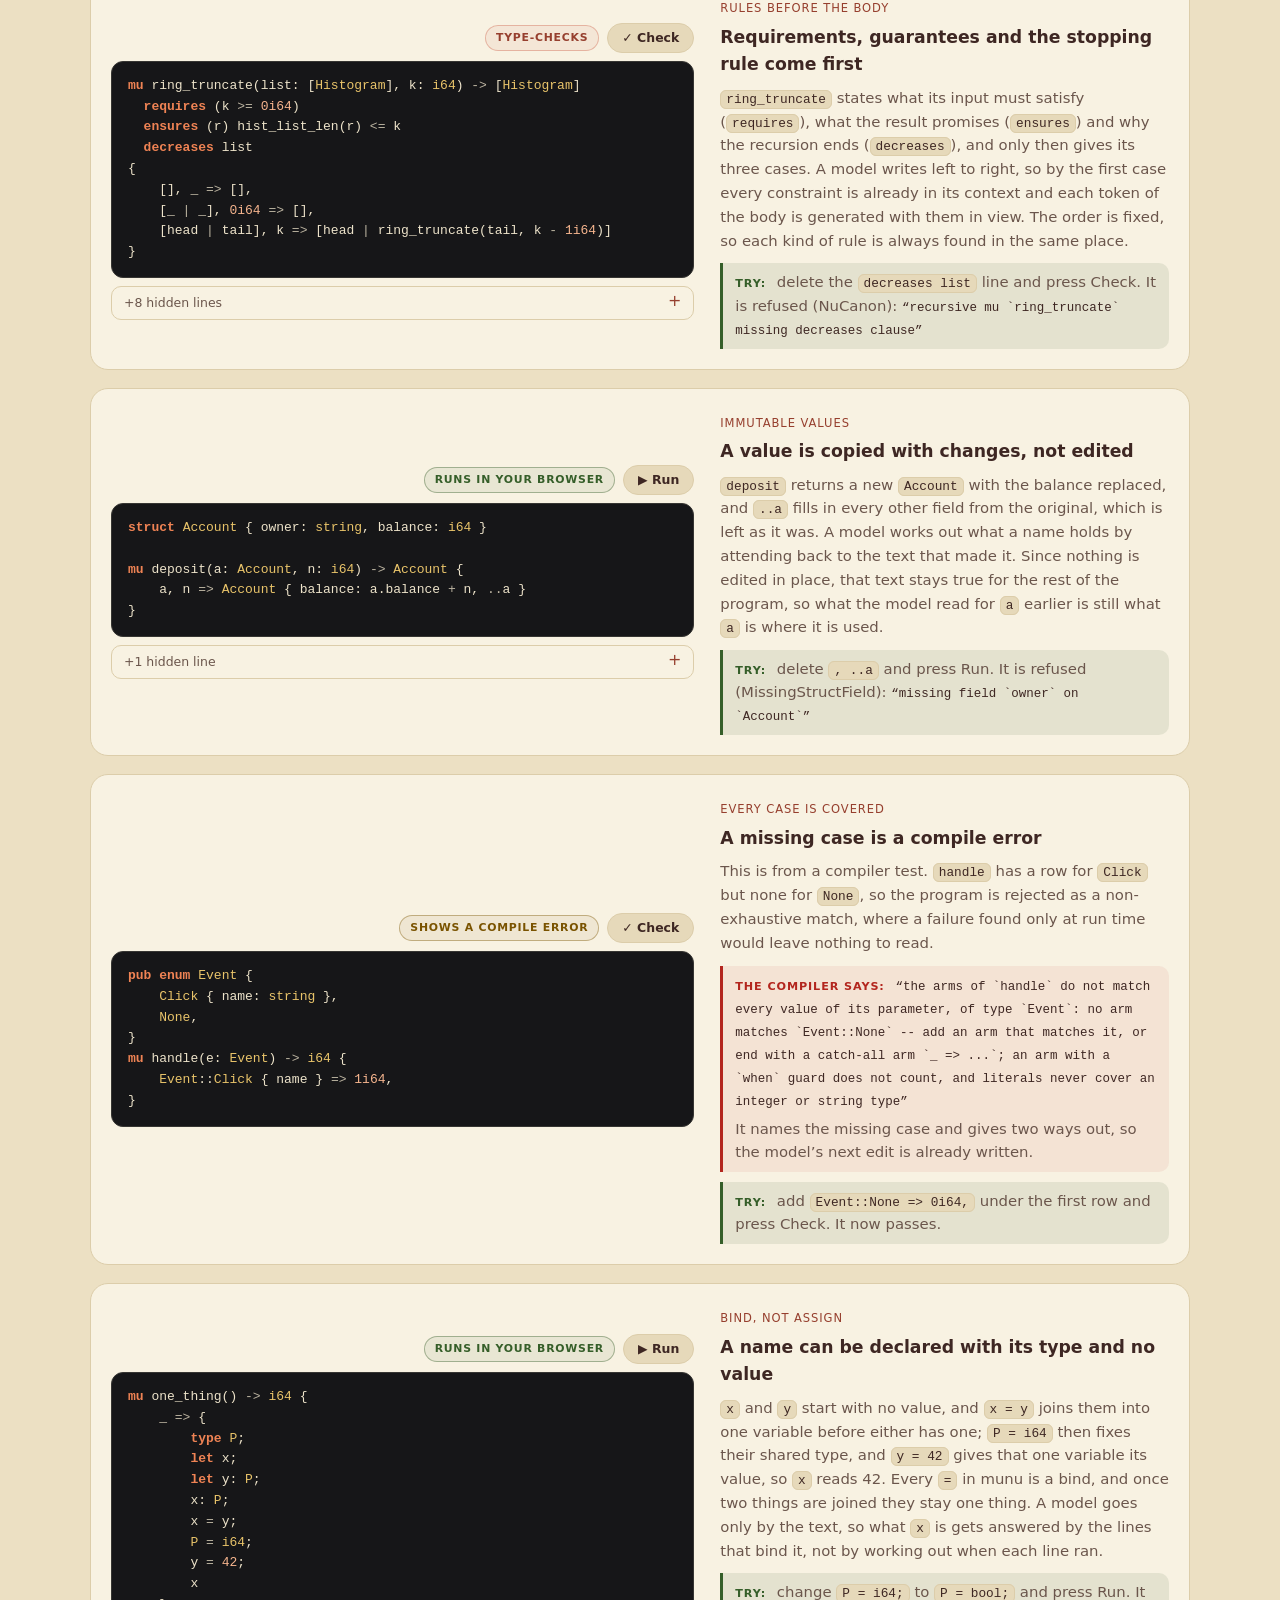
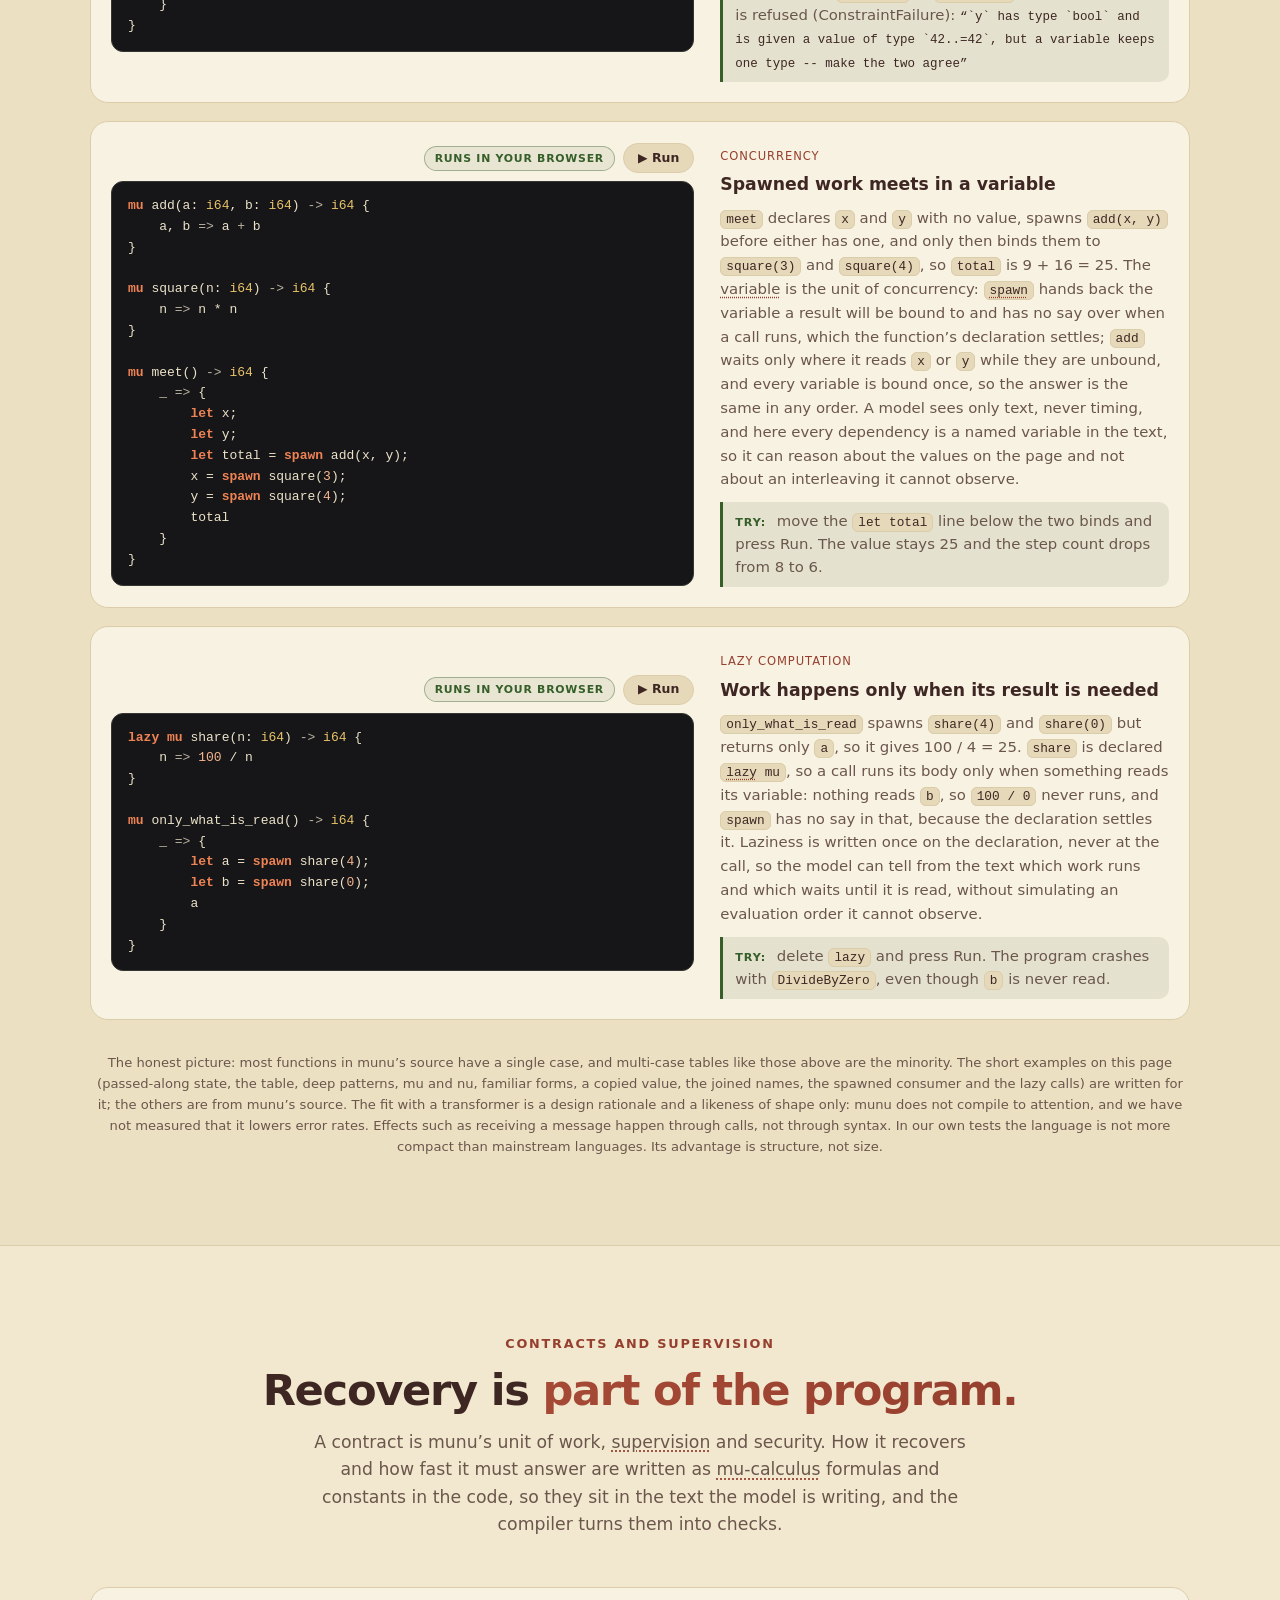
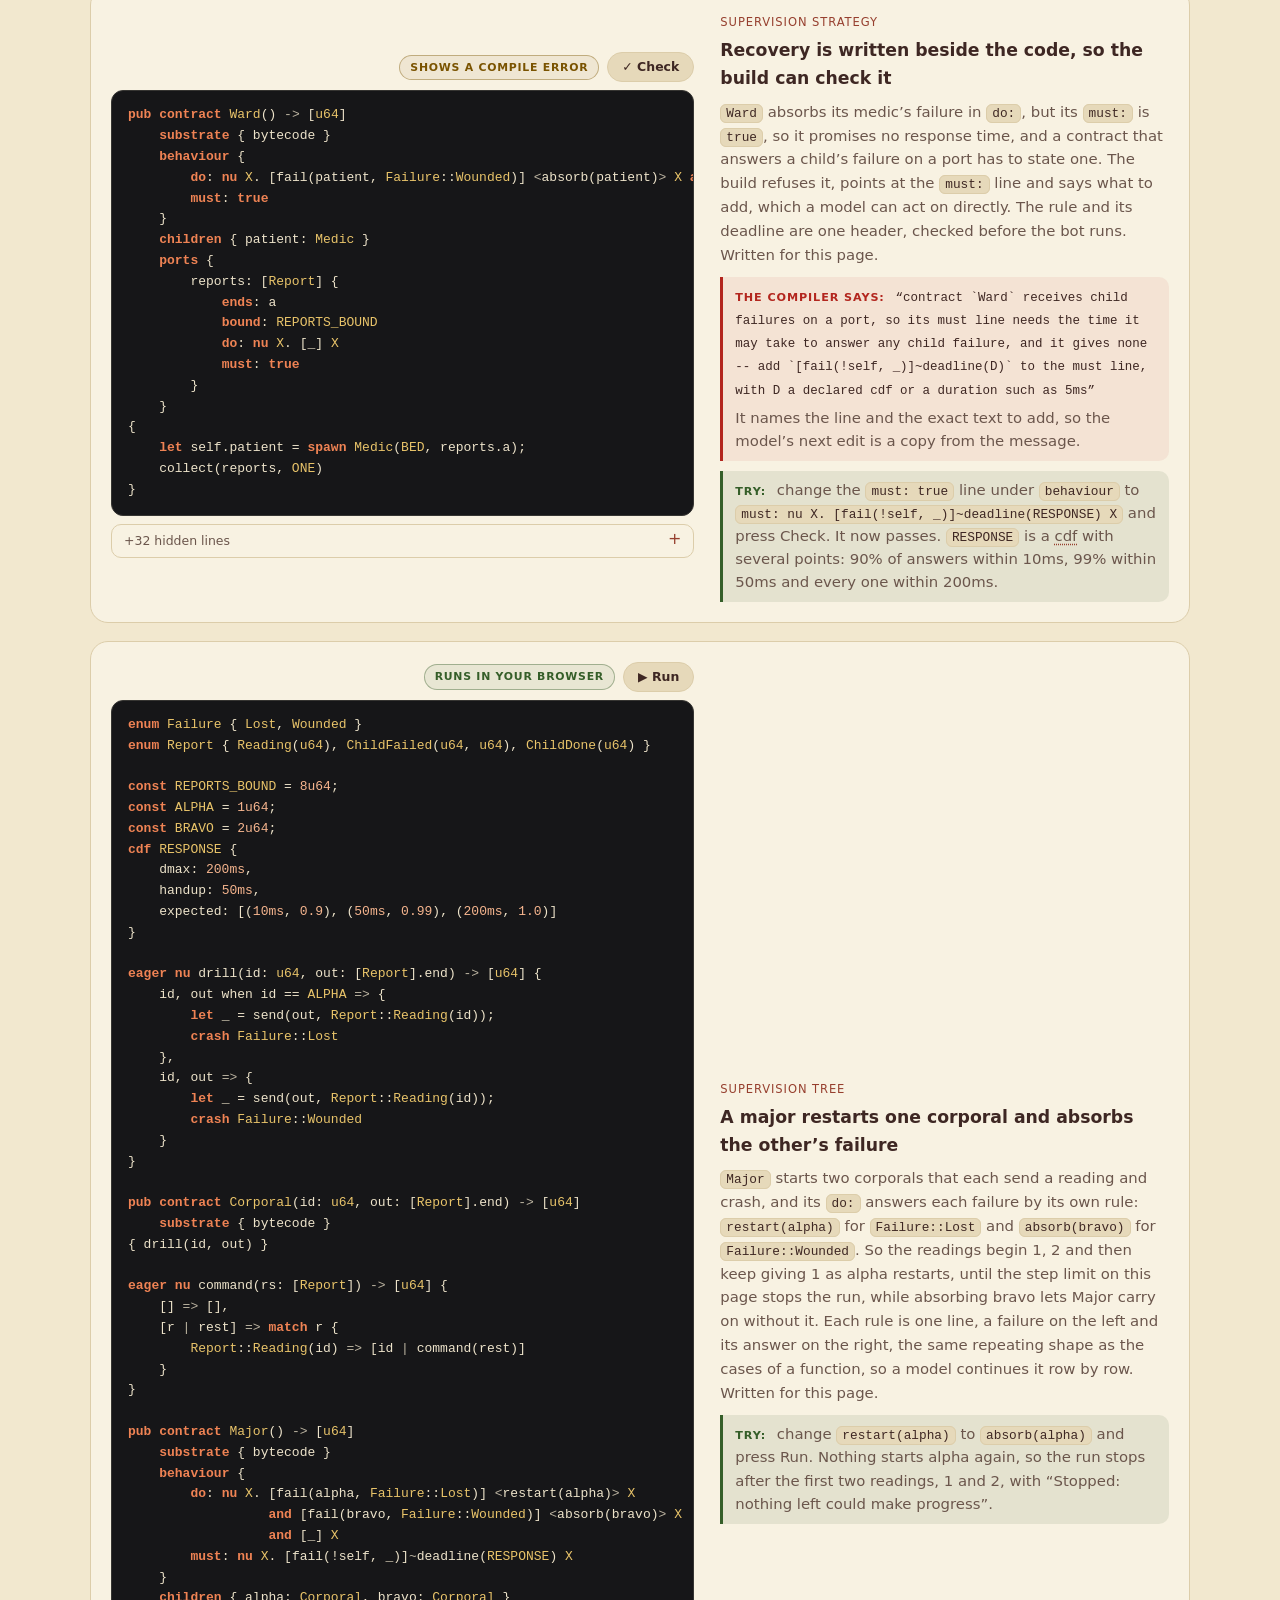
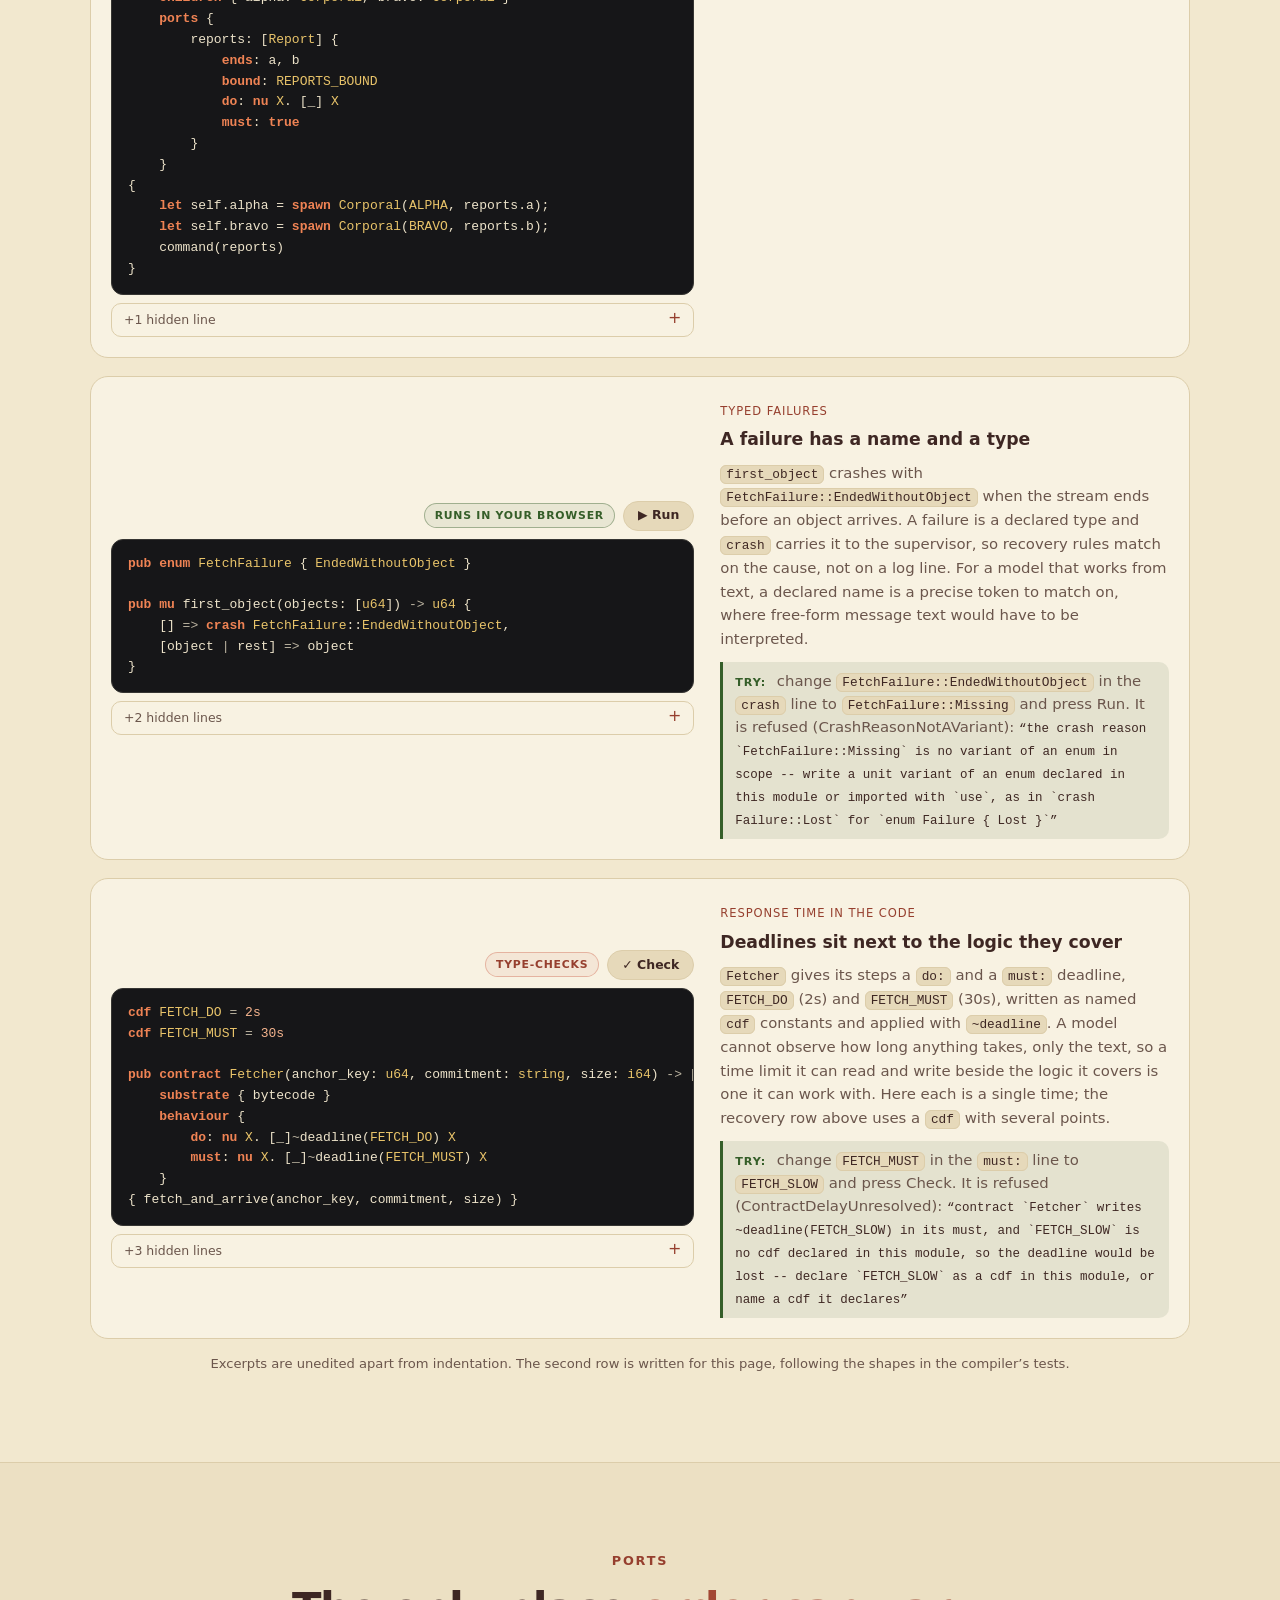
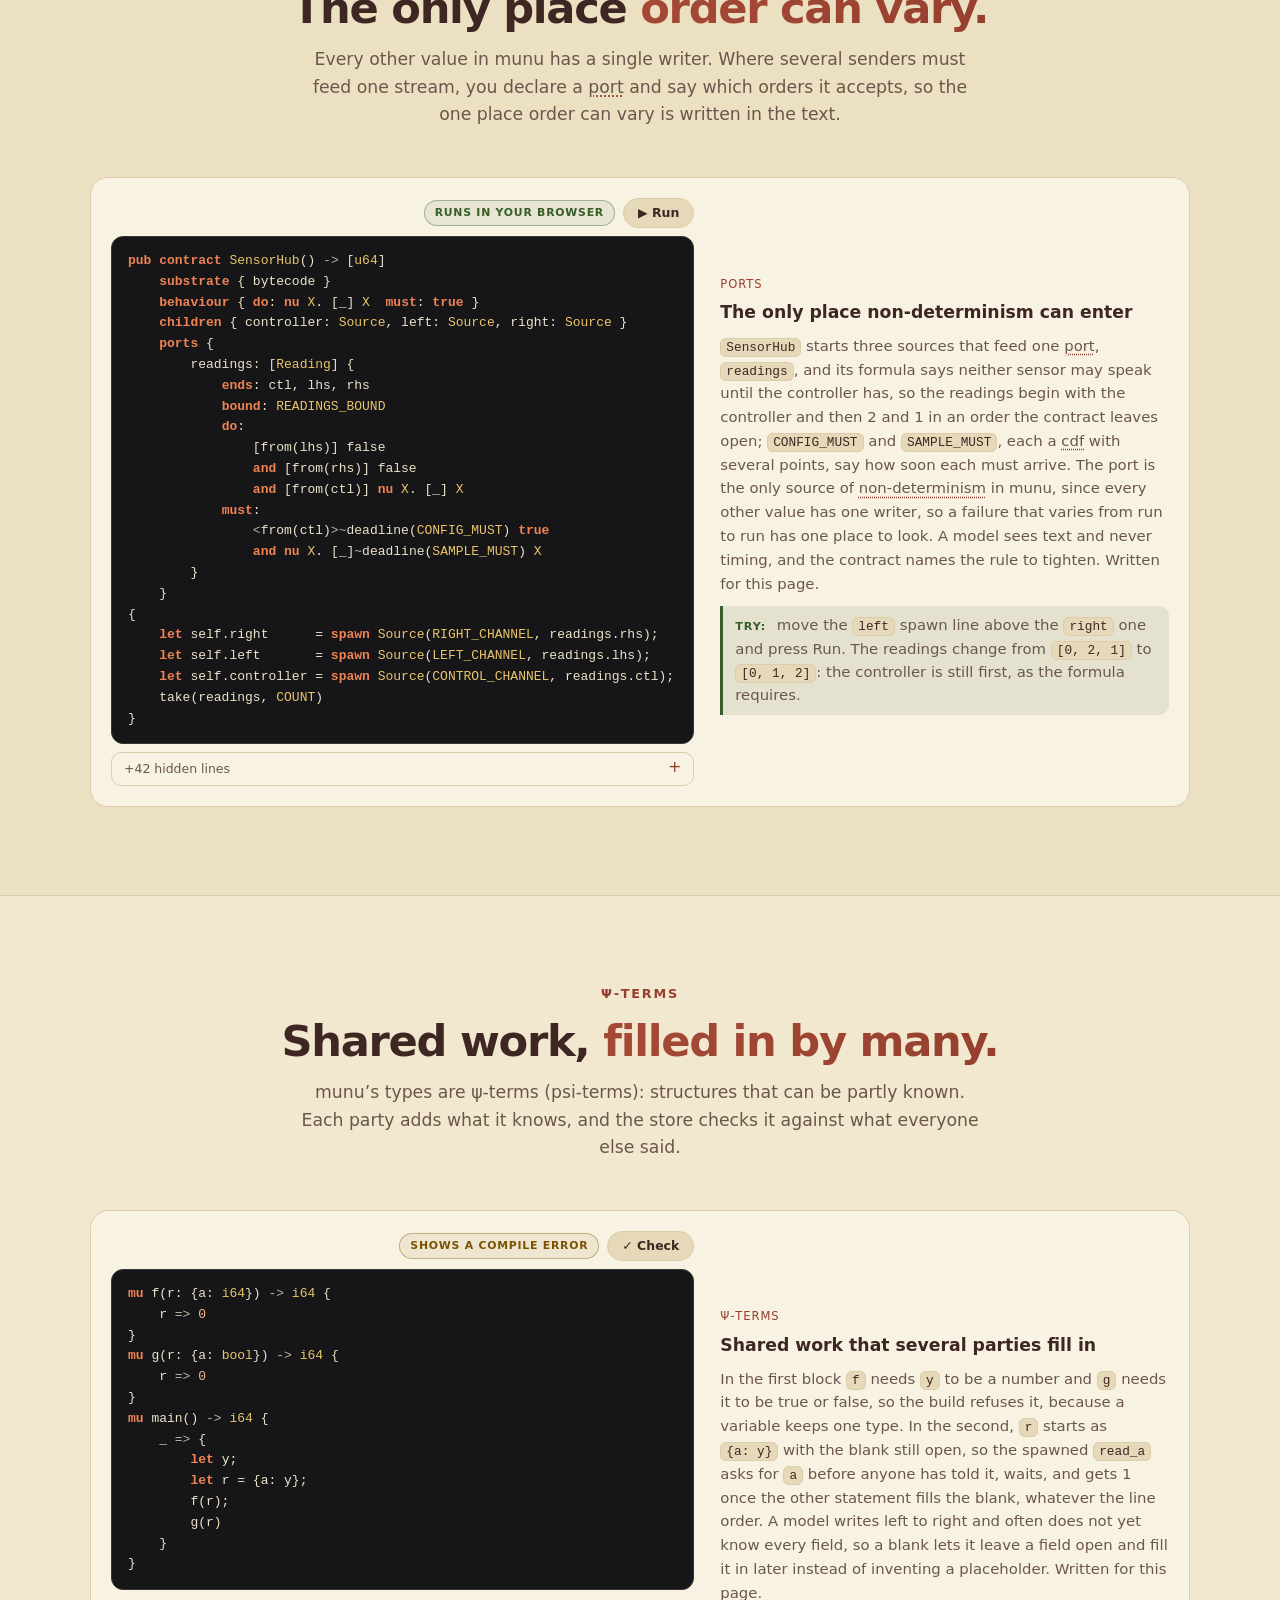
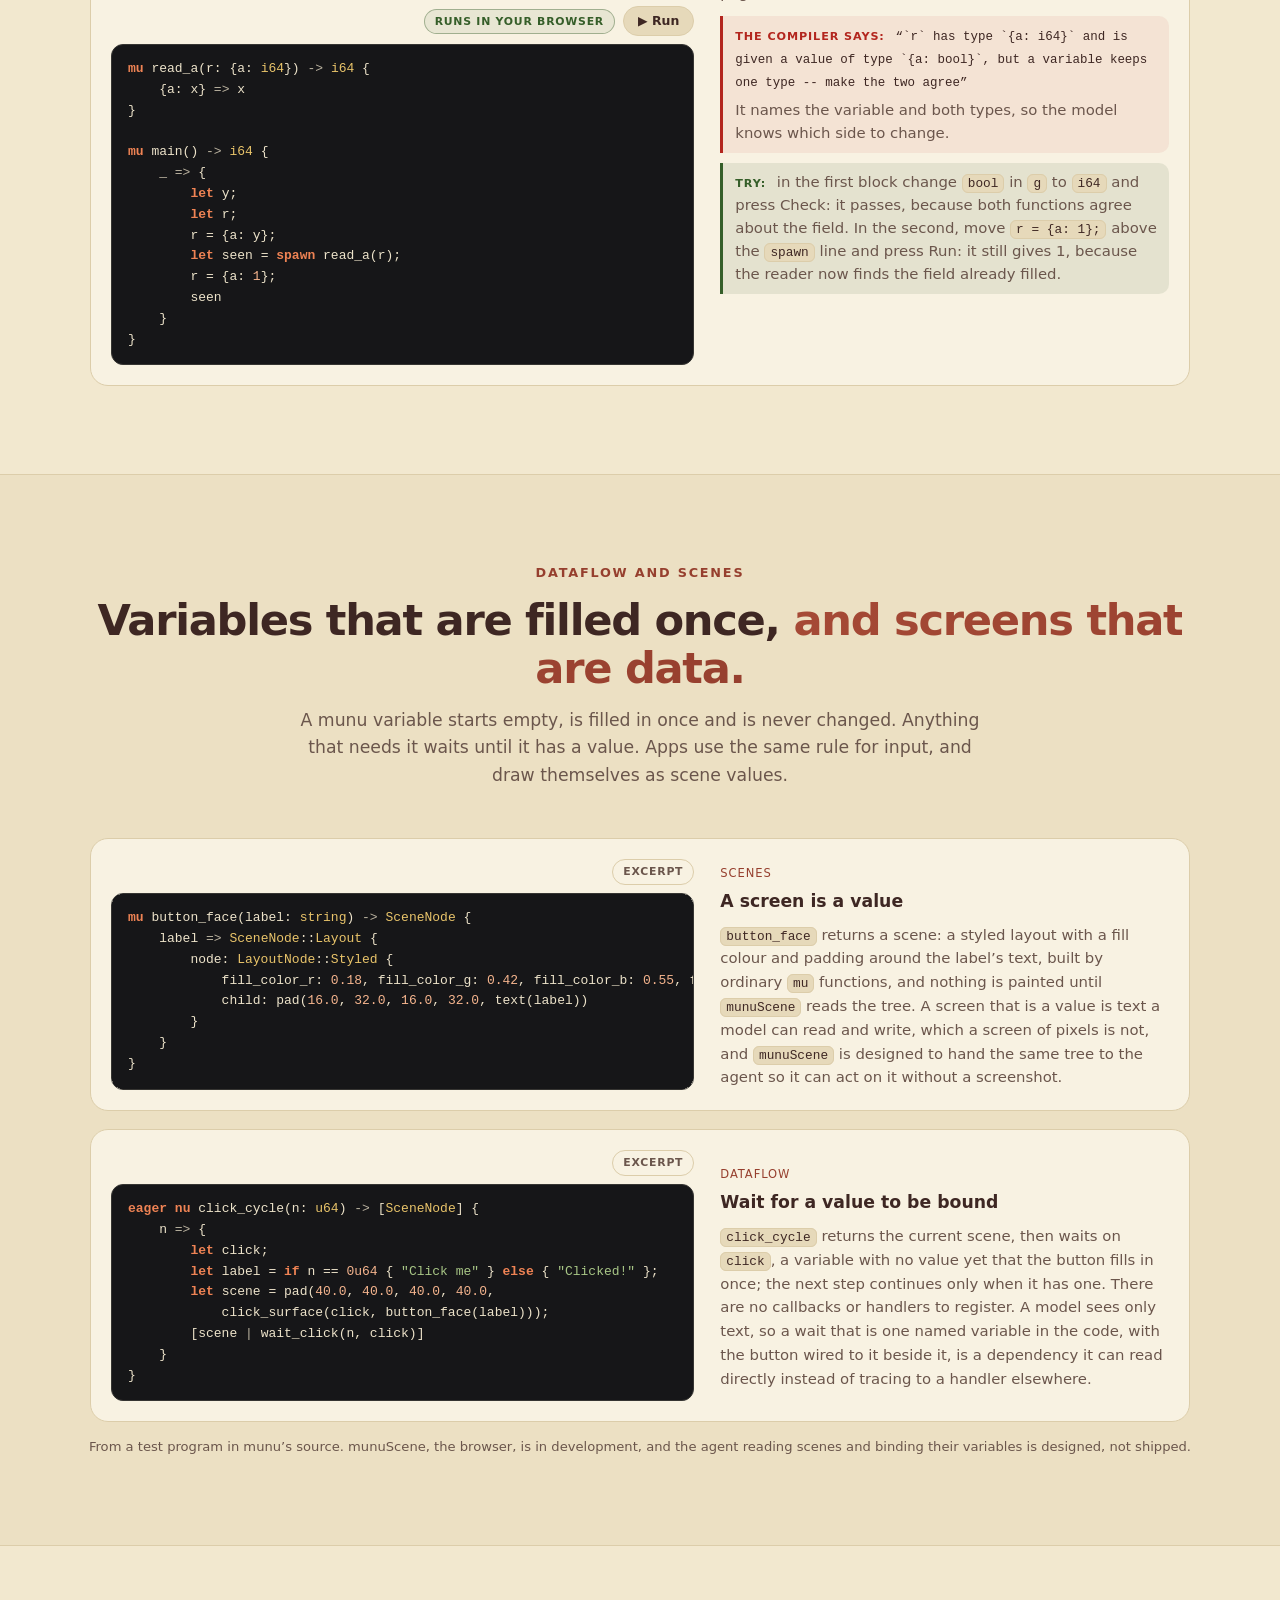
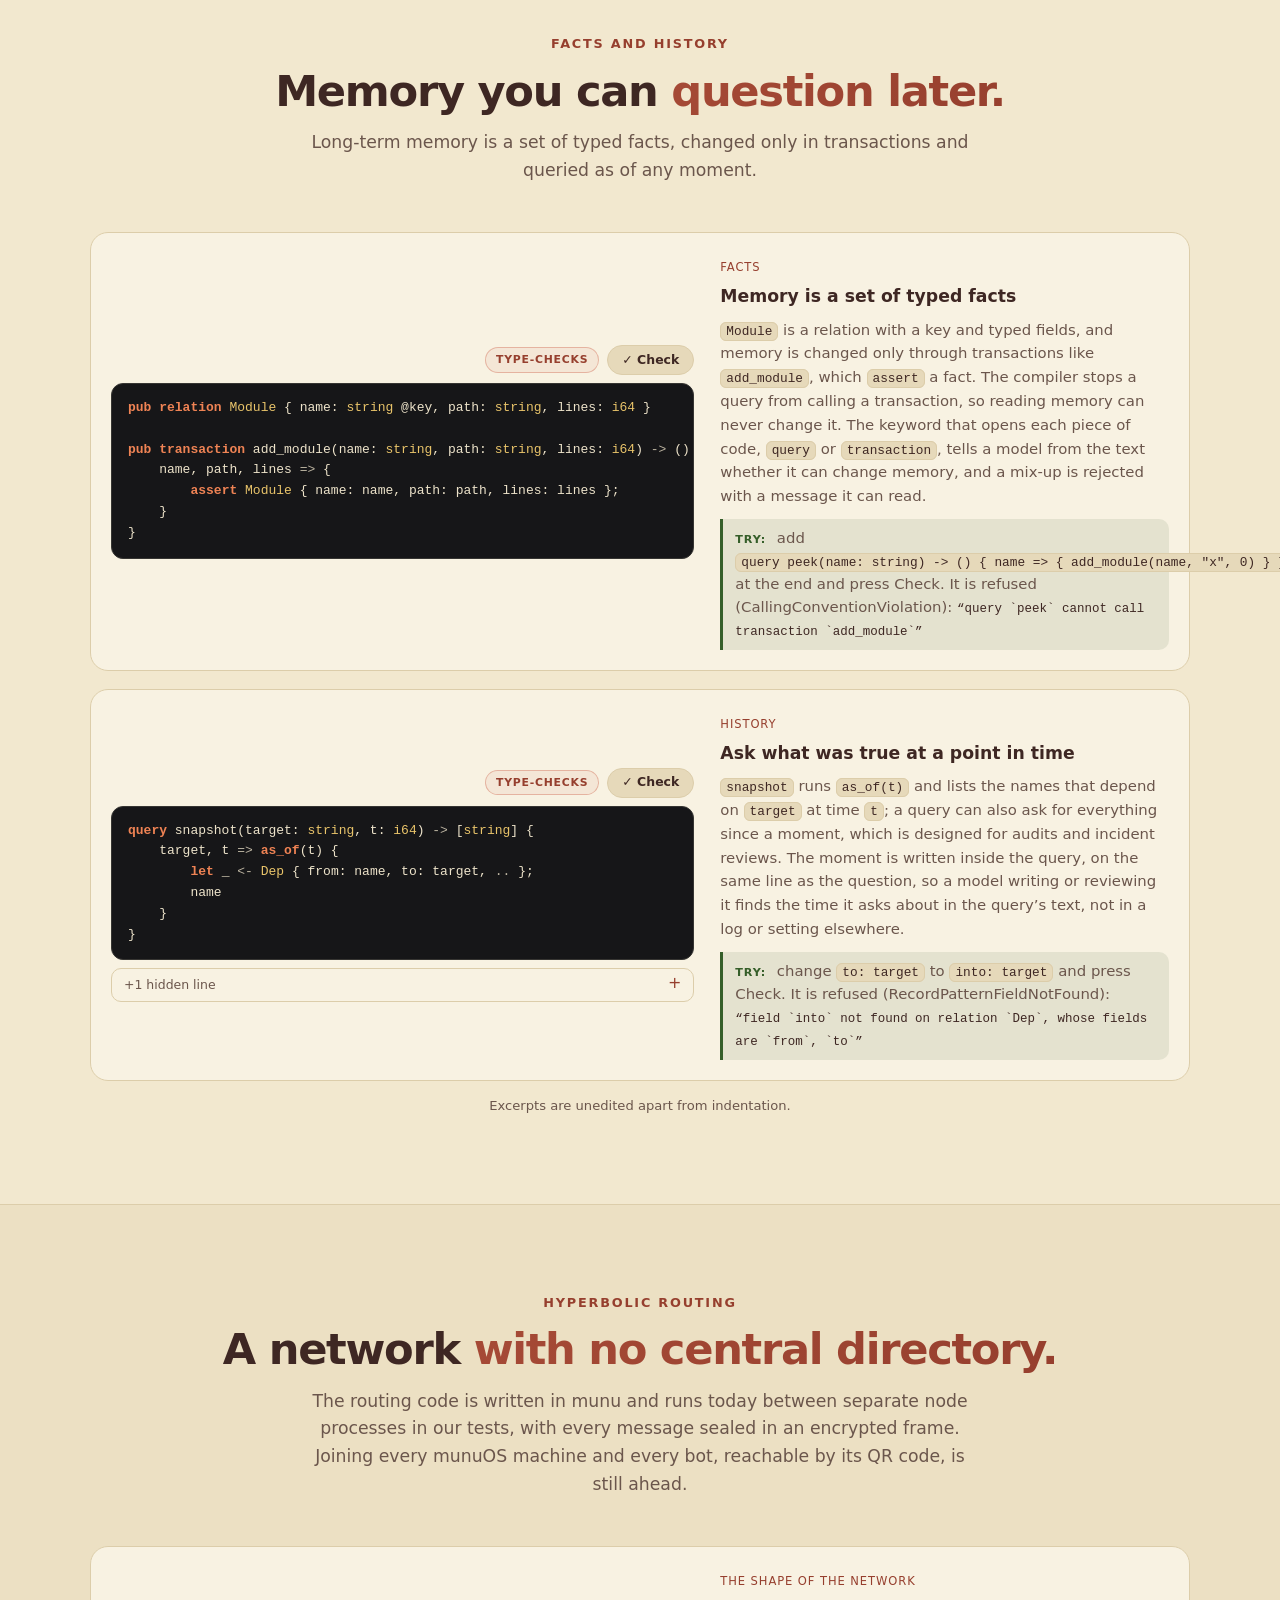
<file: features.html>
<!doctype html>
<html lang="en">
<head>
<meta charset="utf-8">
<meta name="viewport" content="width=device-width,initial-scale=1">
<title>Moved · AbideBot</title>
<meta name="robots" content="noindex">
<link rel="canonical" href="https://abidebot.com/munu.html">
<meta http-equiv="refresh" content="0; url=munu.html">
<script>(function(){var m={'#transformer':'#model-native','#language':'#language'};var h=location.hash;location.replace('munu.html'+(m[h]||h||''));})();</script>
<meta name="theme-color" content="#1B1B1E" media="(prefers-color-scheme: dark)">
<meta name="theme-color" content="#F2E8CF" media="(prefers-color-scheme: light)">
<link rel="icon" href="assets/brand/favicon.ico" sizes="16x16 32x32 48x48">
<link rel="icon" href="assets/brand/favicon.svg" type="image/svg+xml">
<link rel="apple-touch-icon" href="assets/brand/apple-touch-icon.png">
<link rel="stylesheet" href="assets/style.css">
</head>
<body>
<main class="nf"><div><h1 style="font-size:2rem">This page has moved.</h1><p class="sub" style="margin:14px auto 22px">The features and code excerpts now live on <a class="inl" href="munu.html">munu for developers</a>.</p><a class="btn btn-primary" href="munu.html">Go to munu for developers &rarr;</a></div></main>
</body>
</html>
</file>
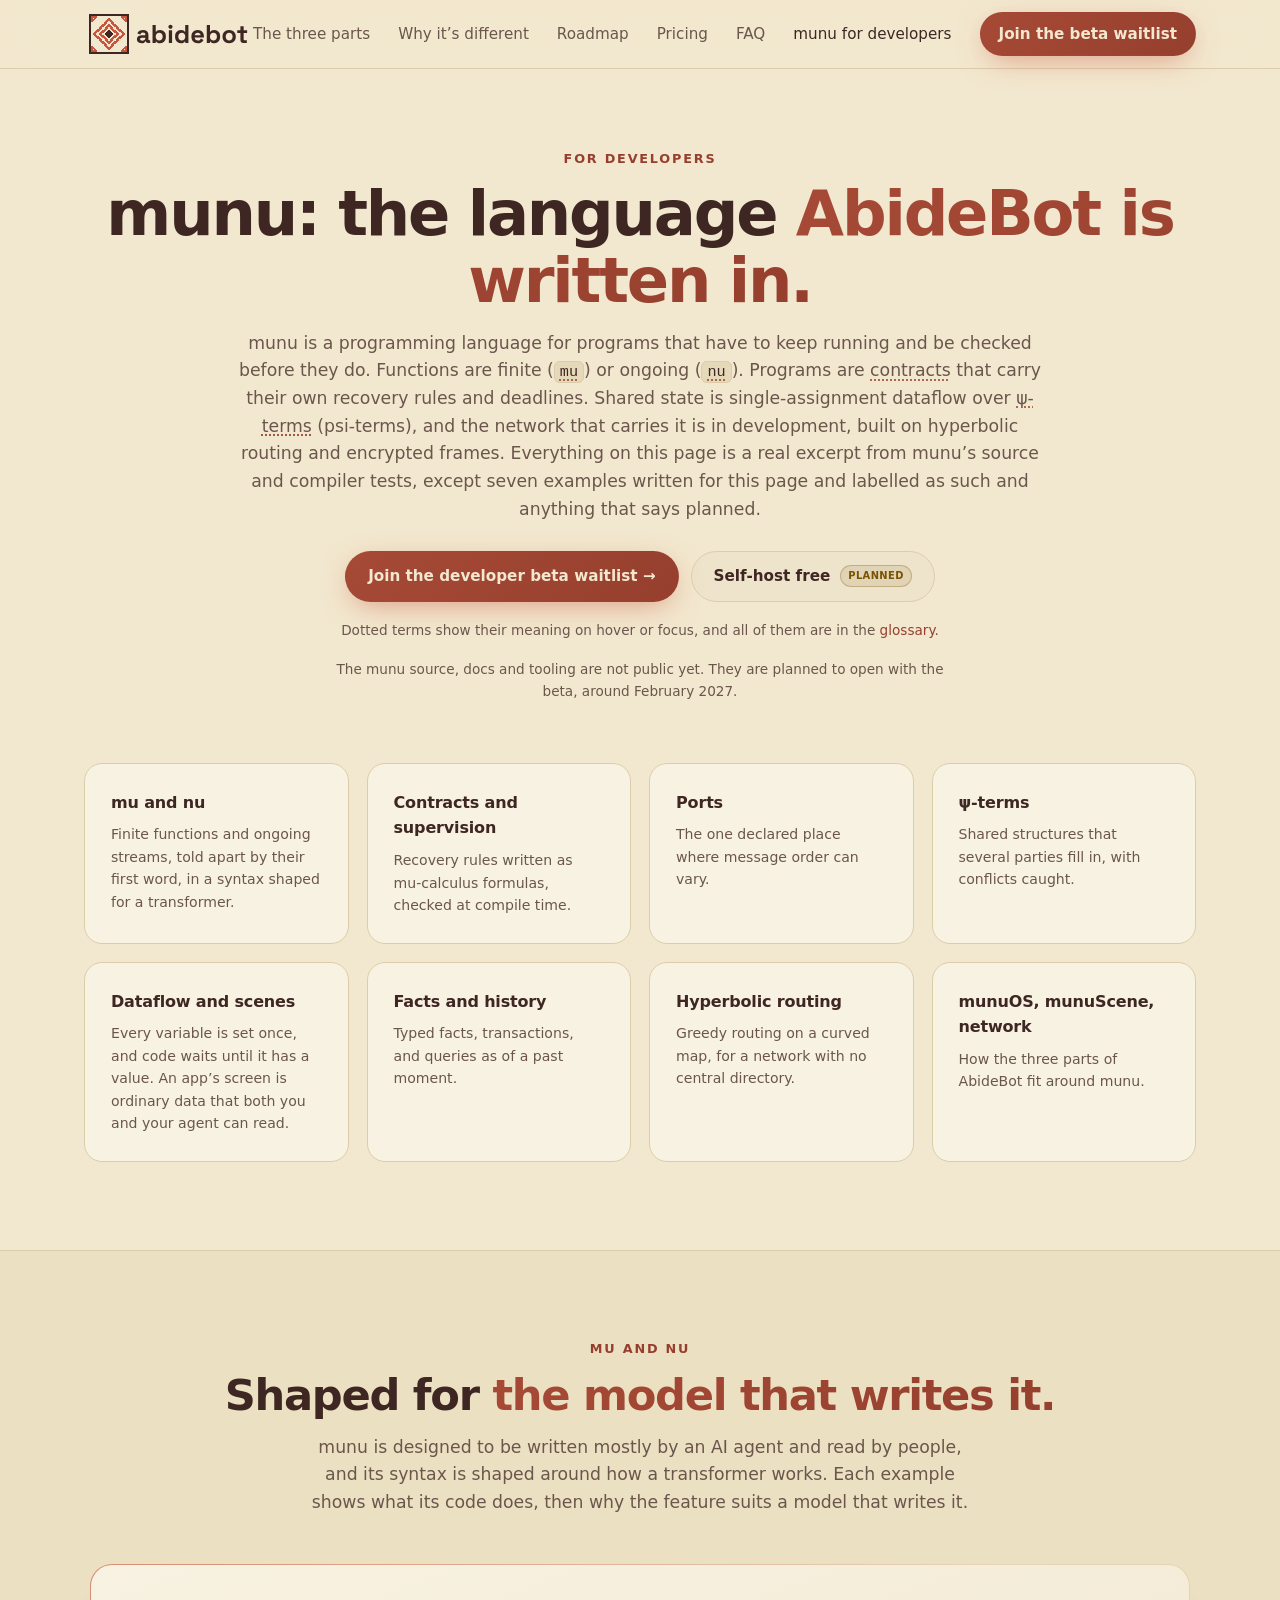
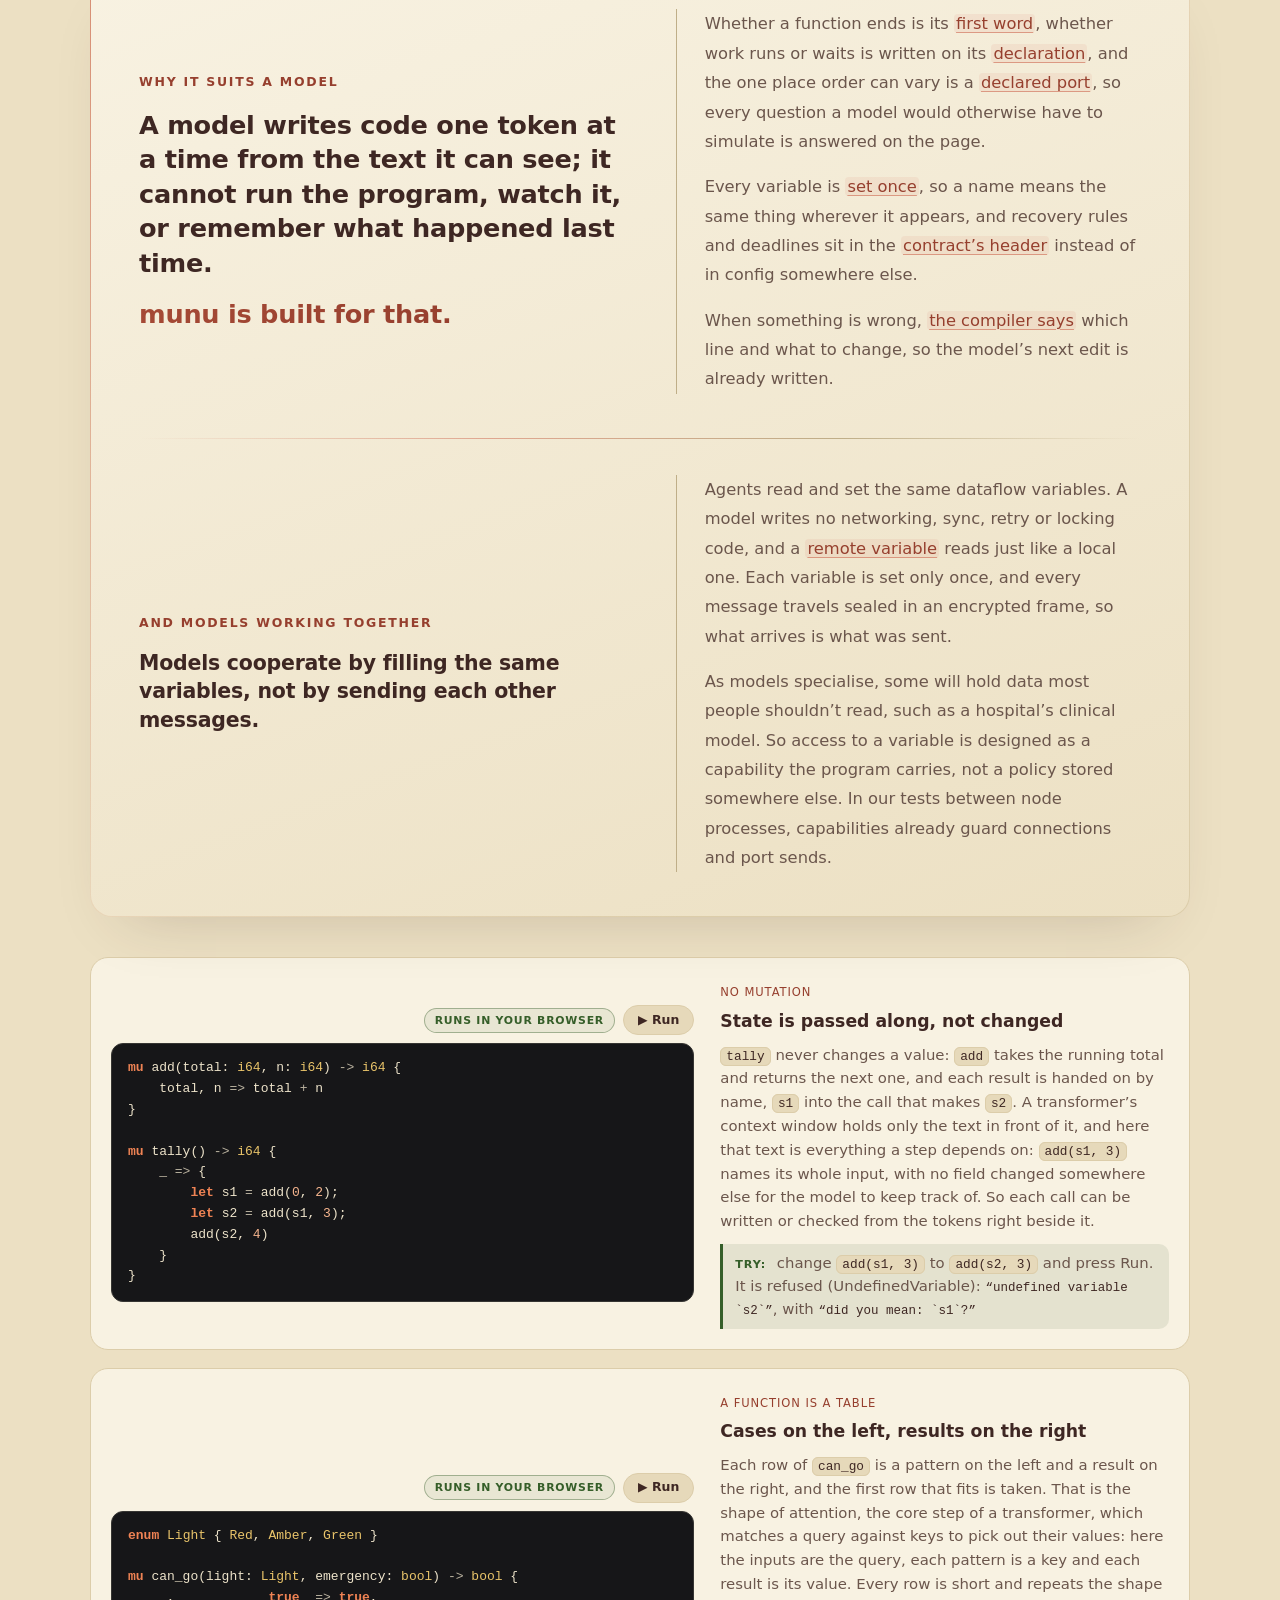
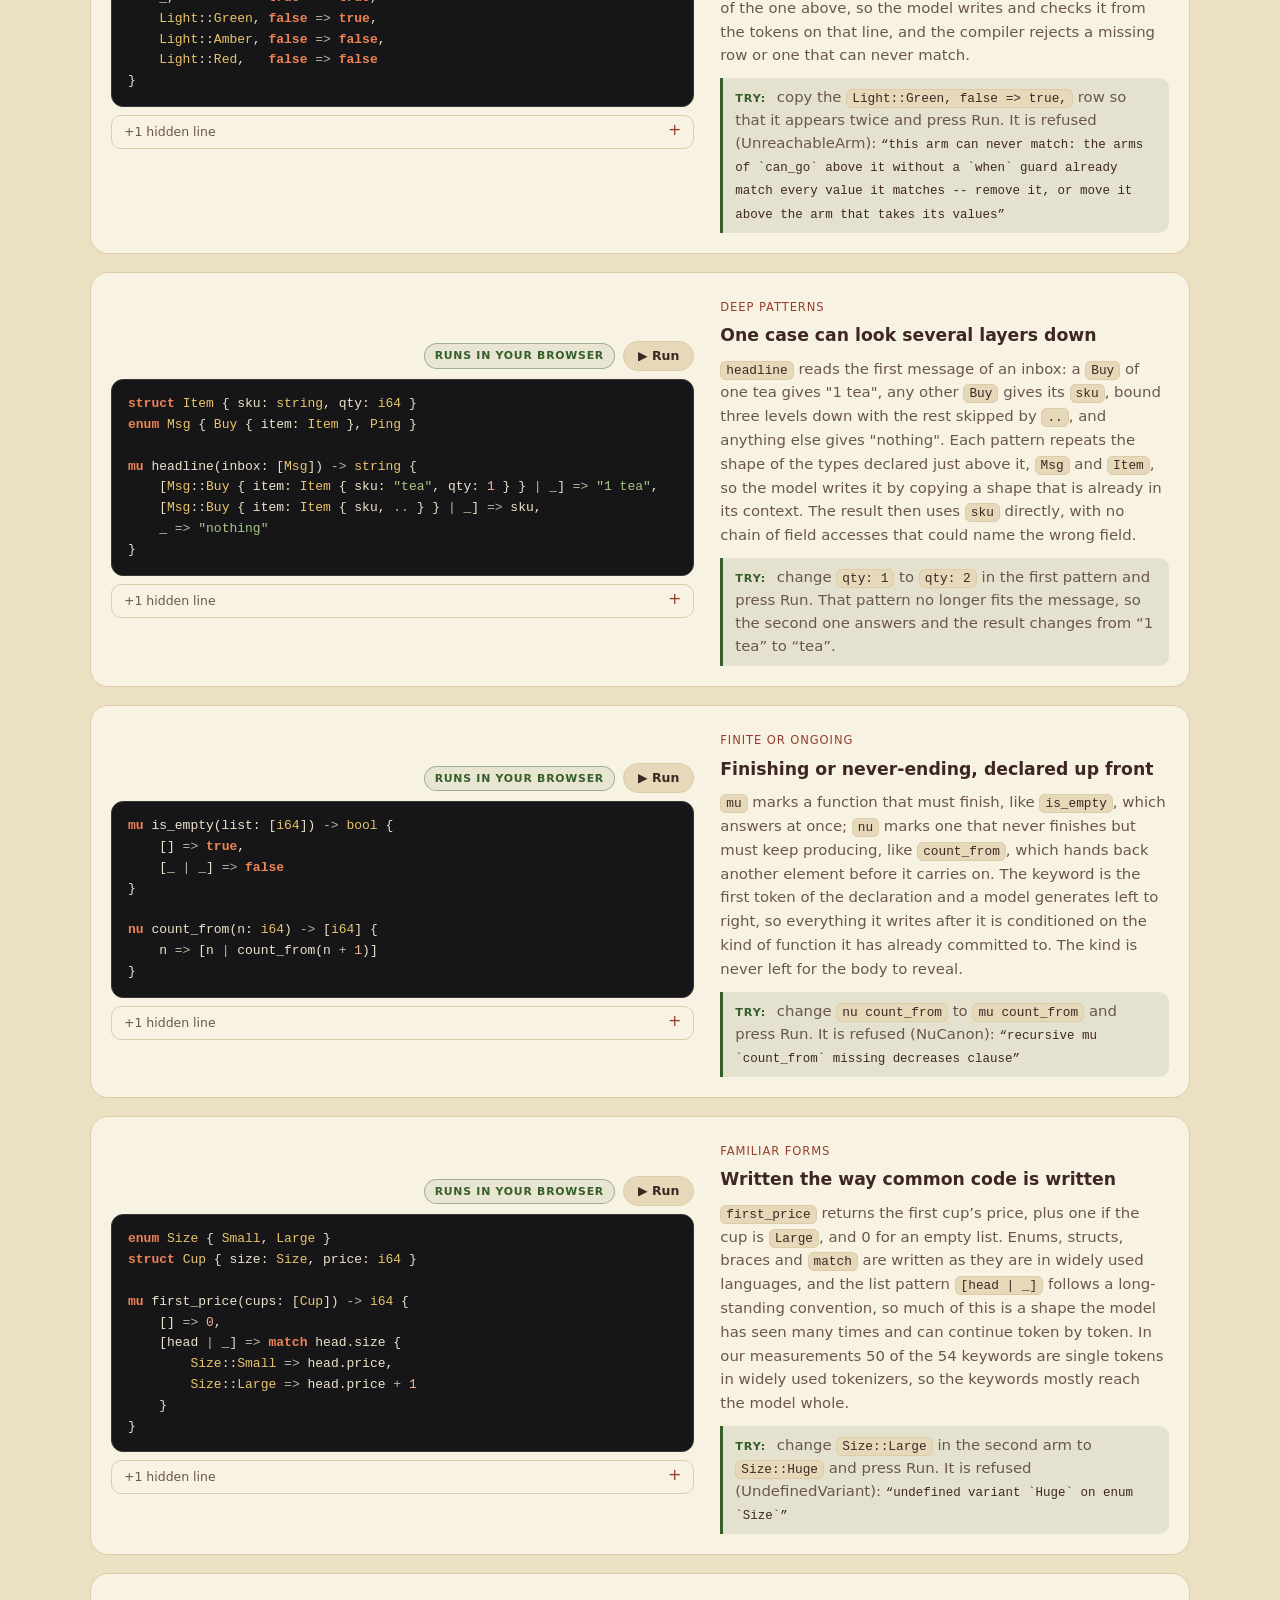
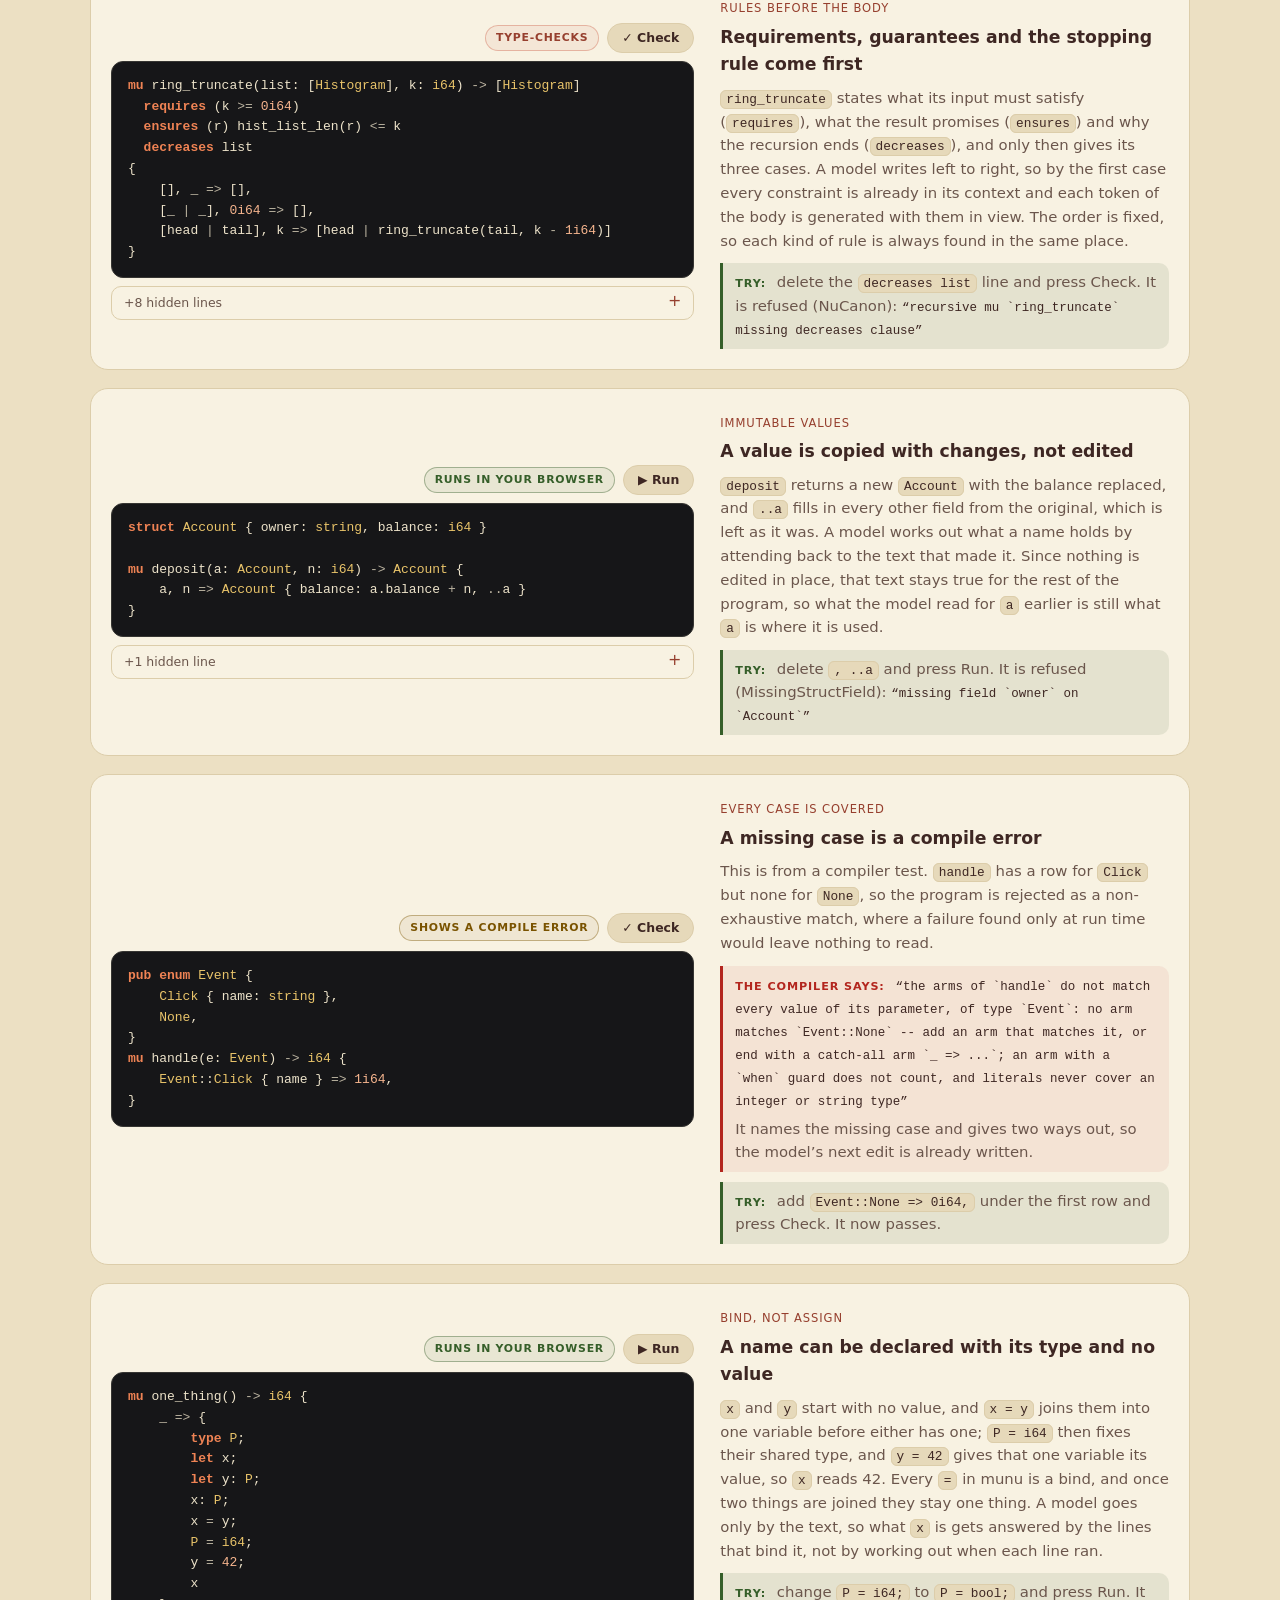
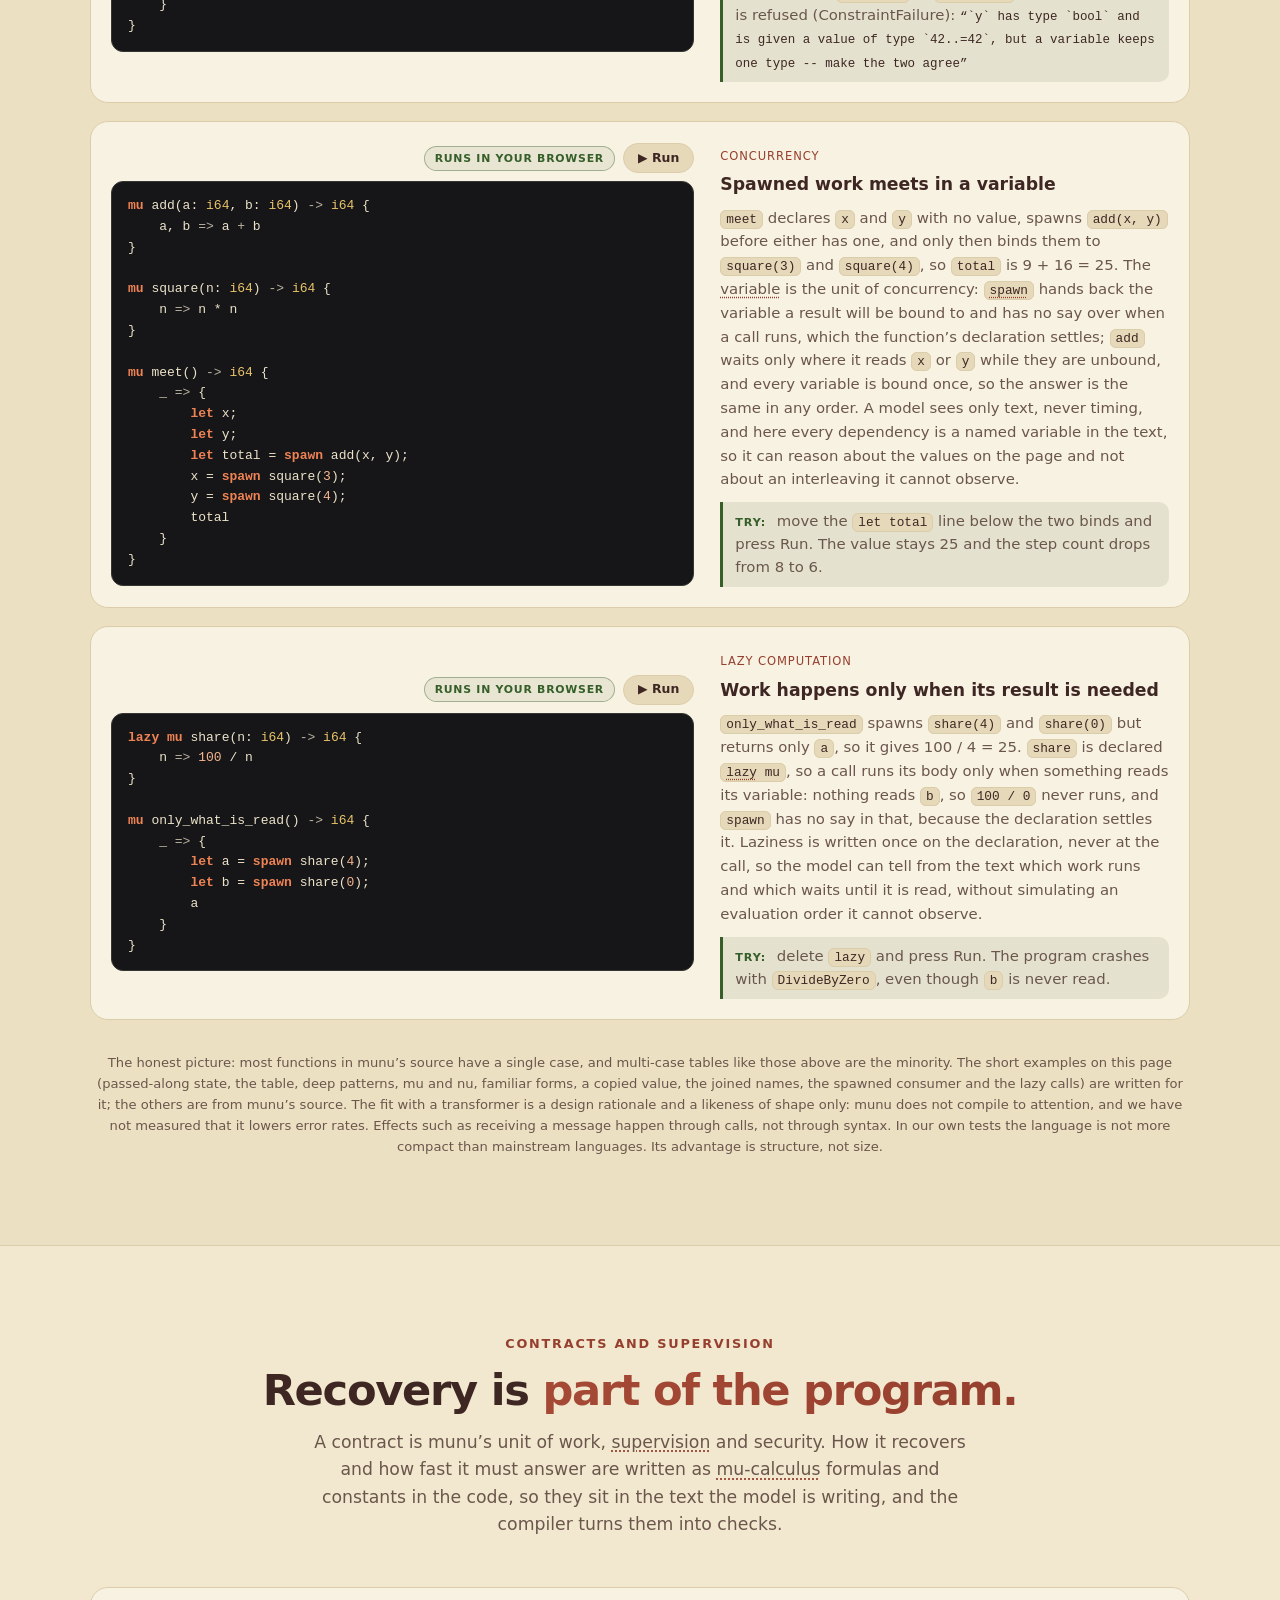
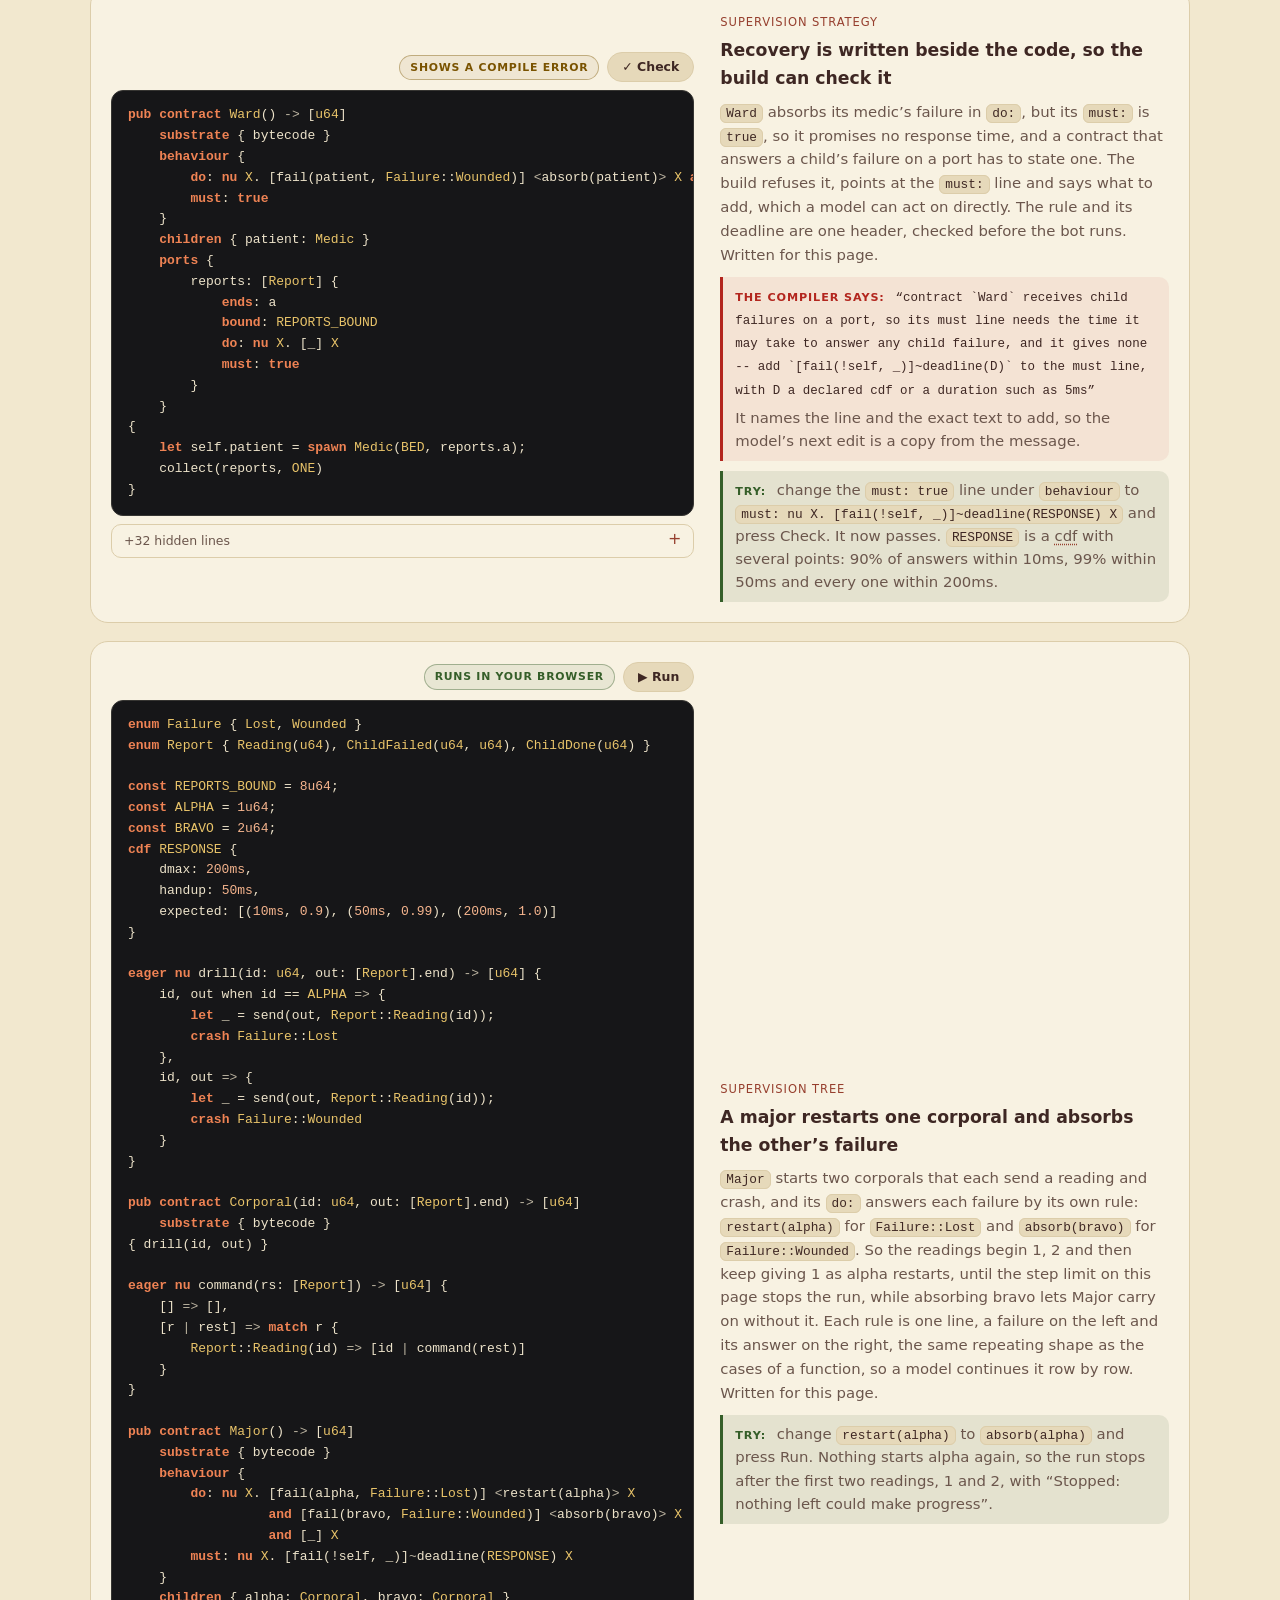
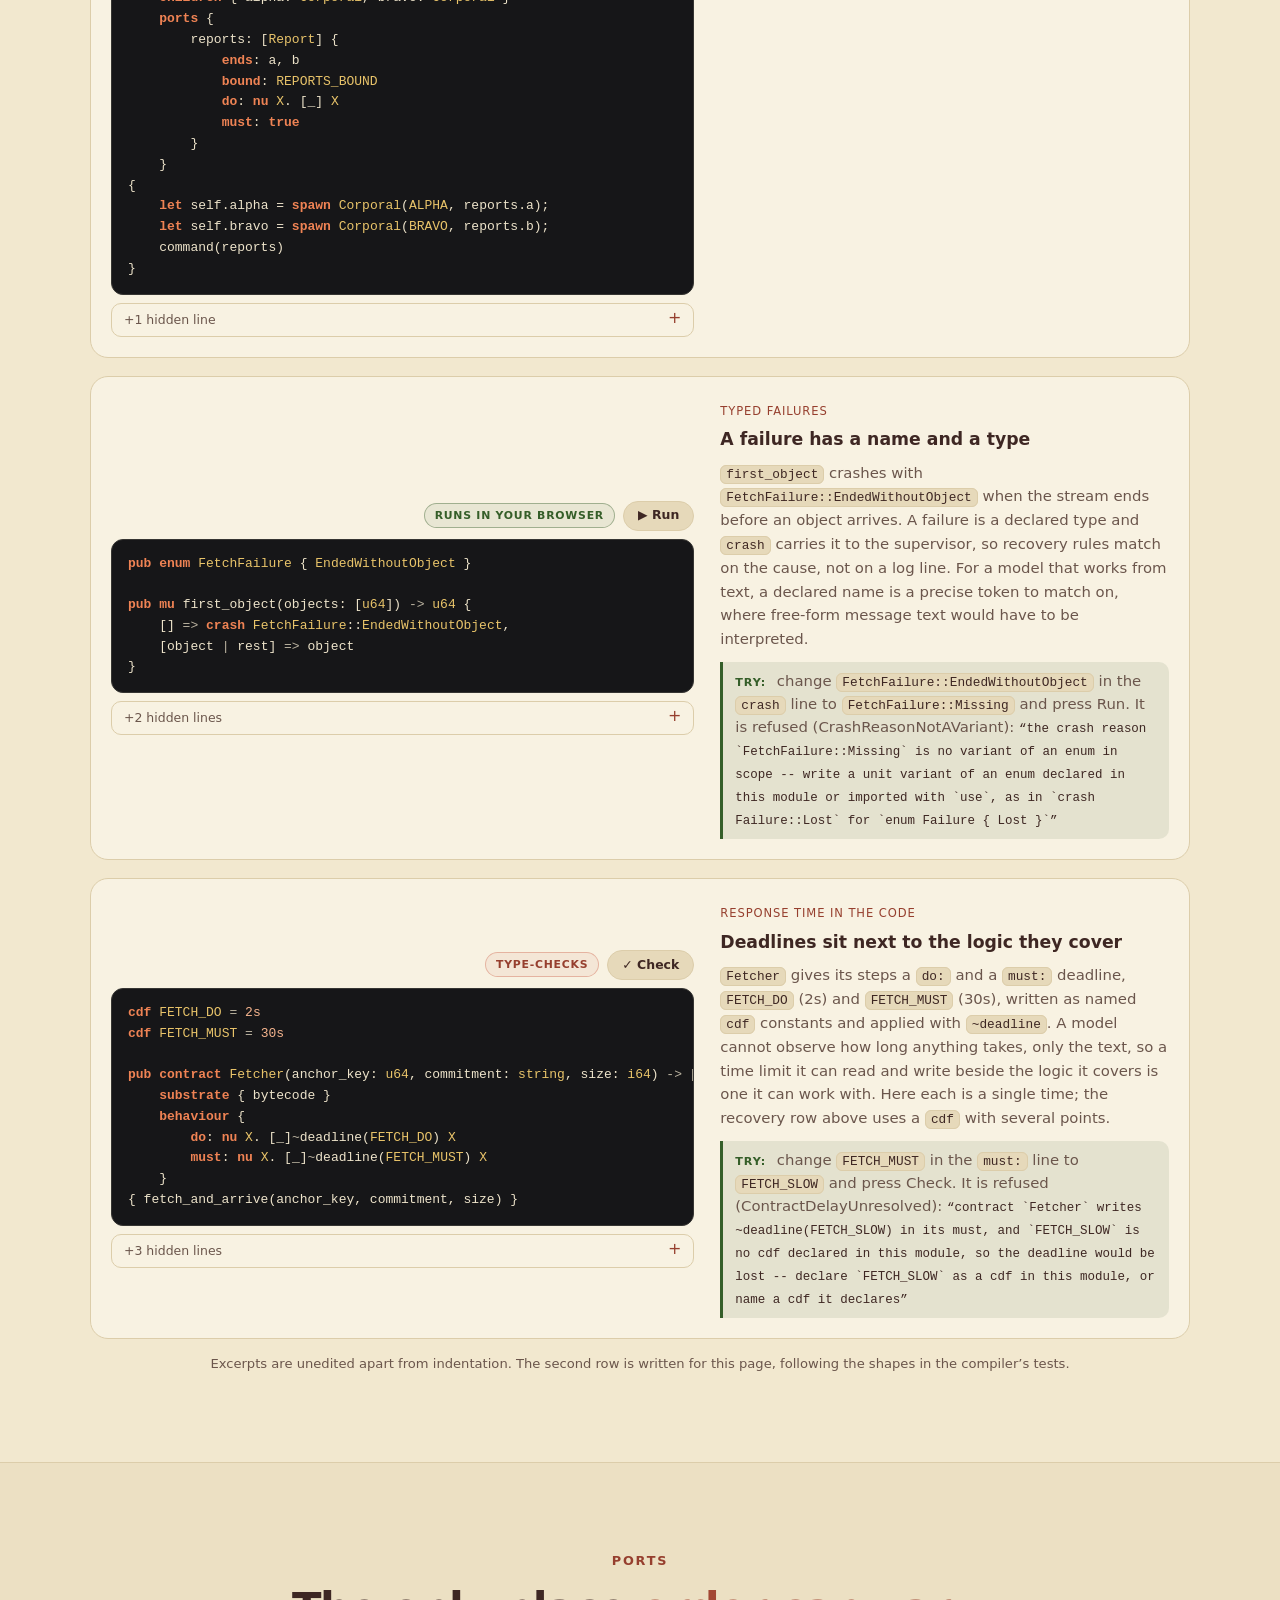
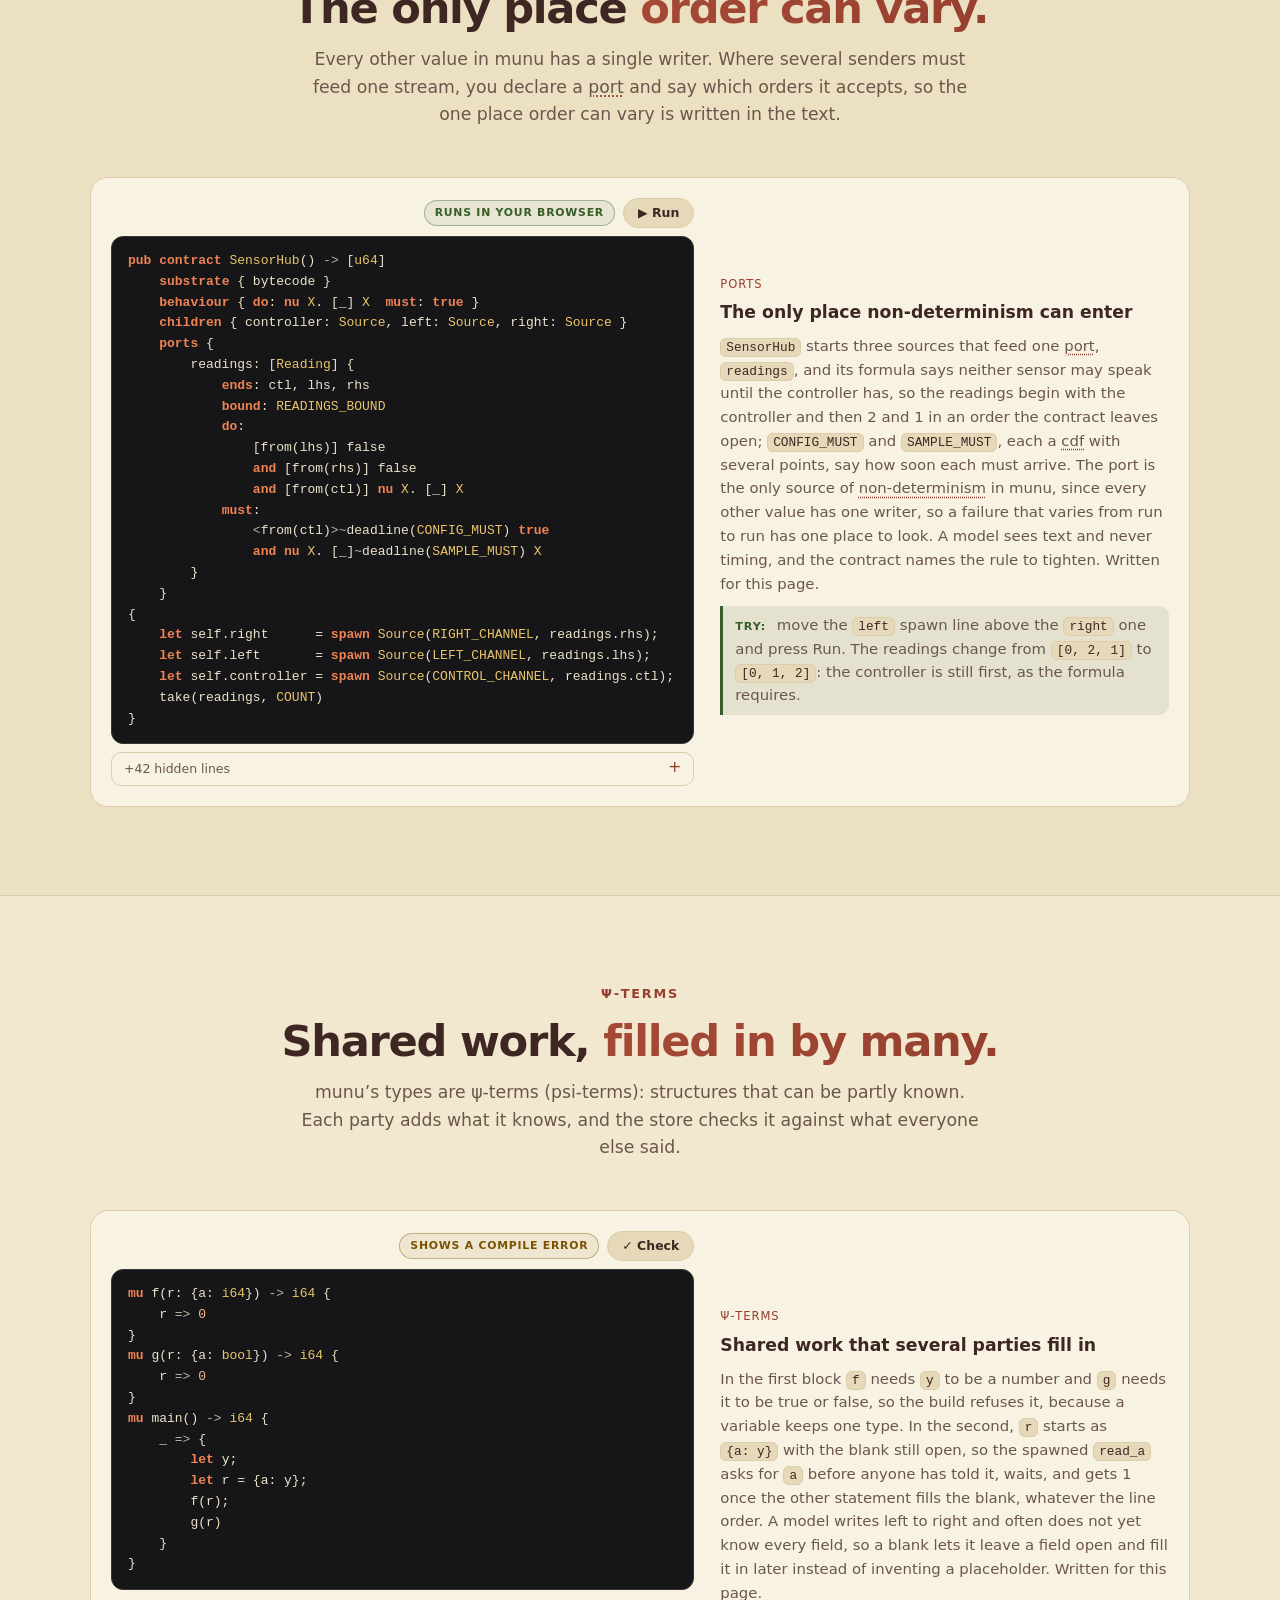
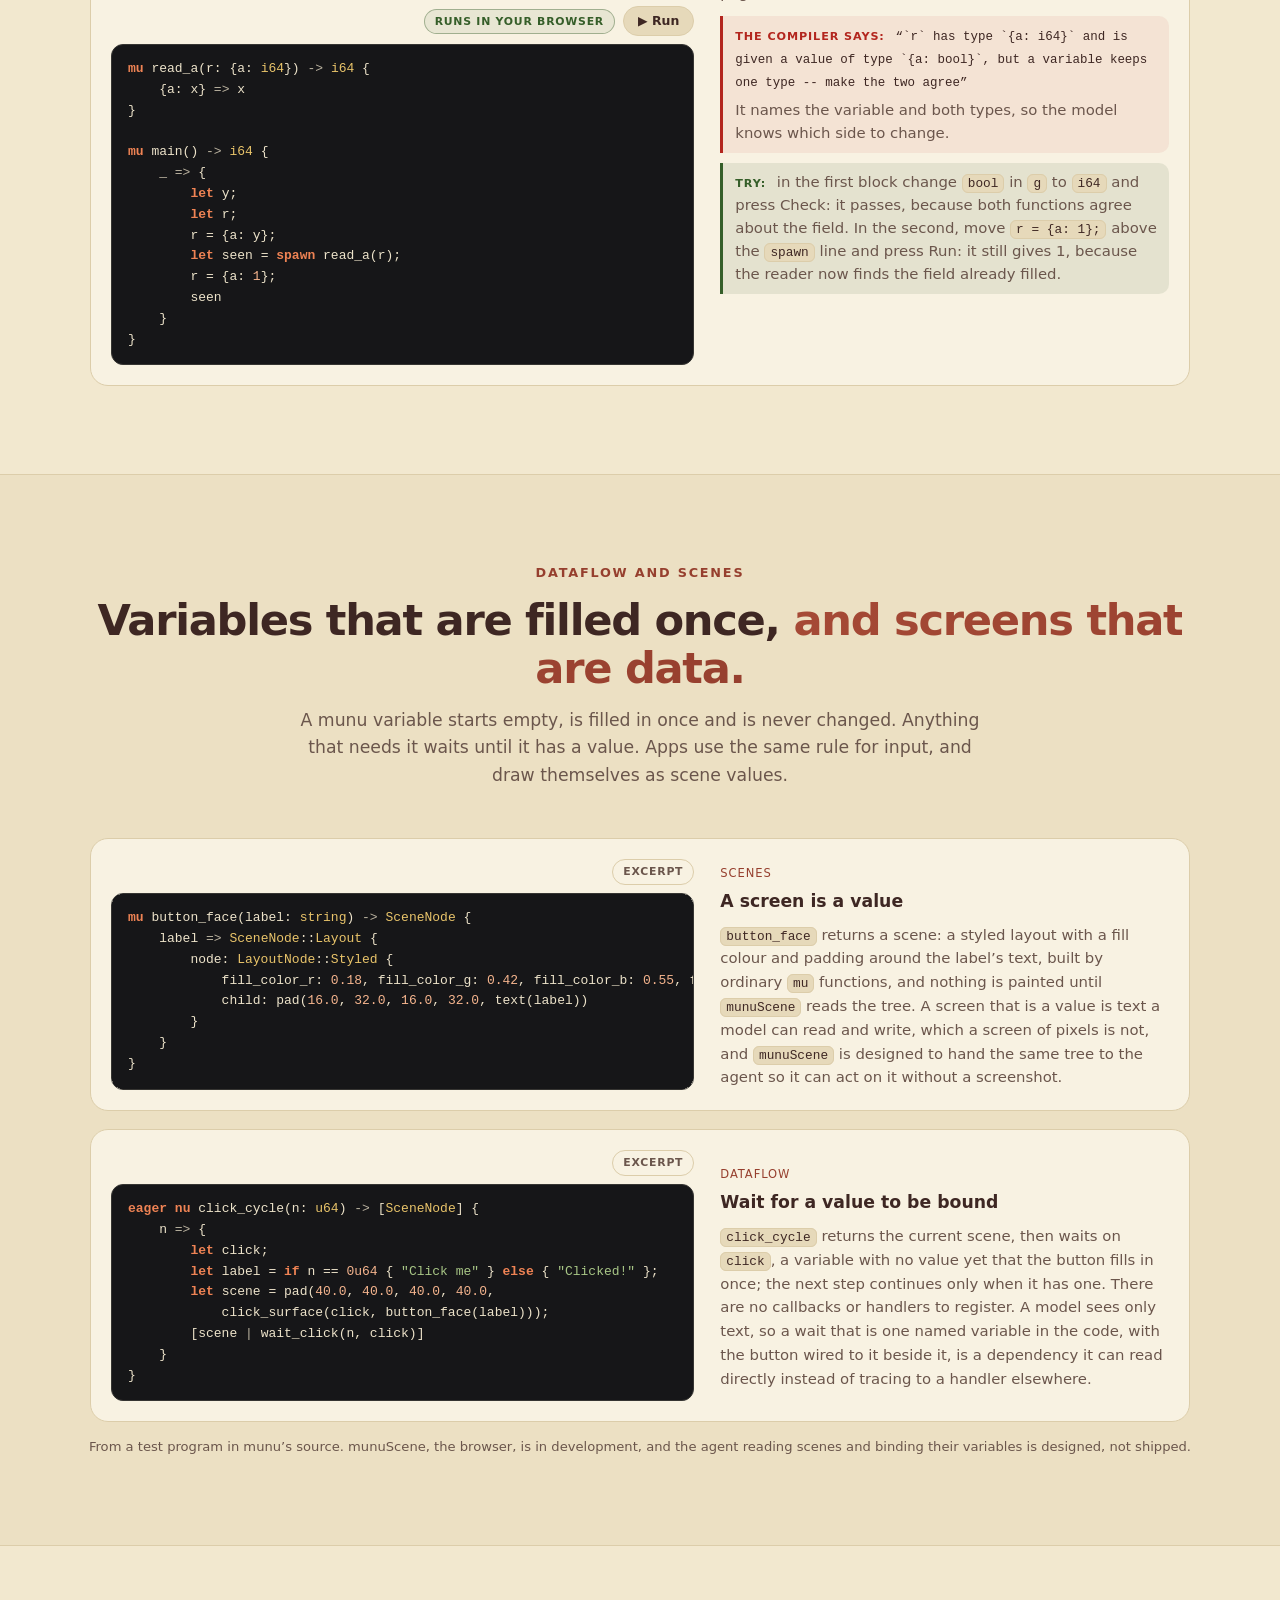
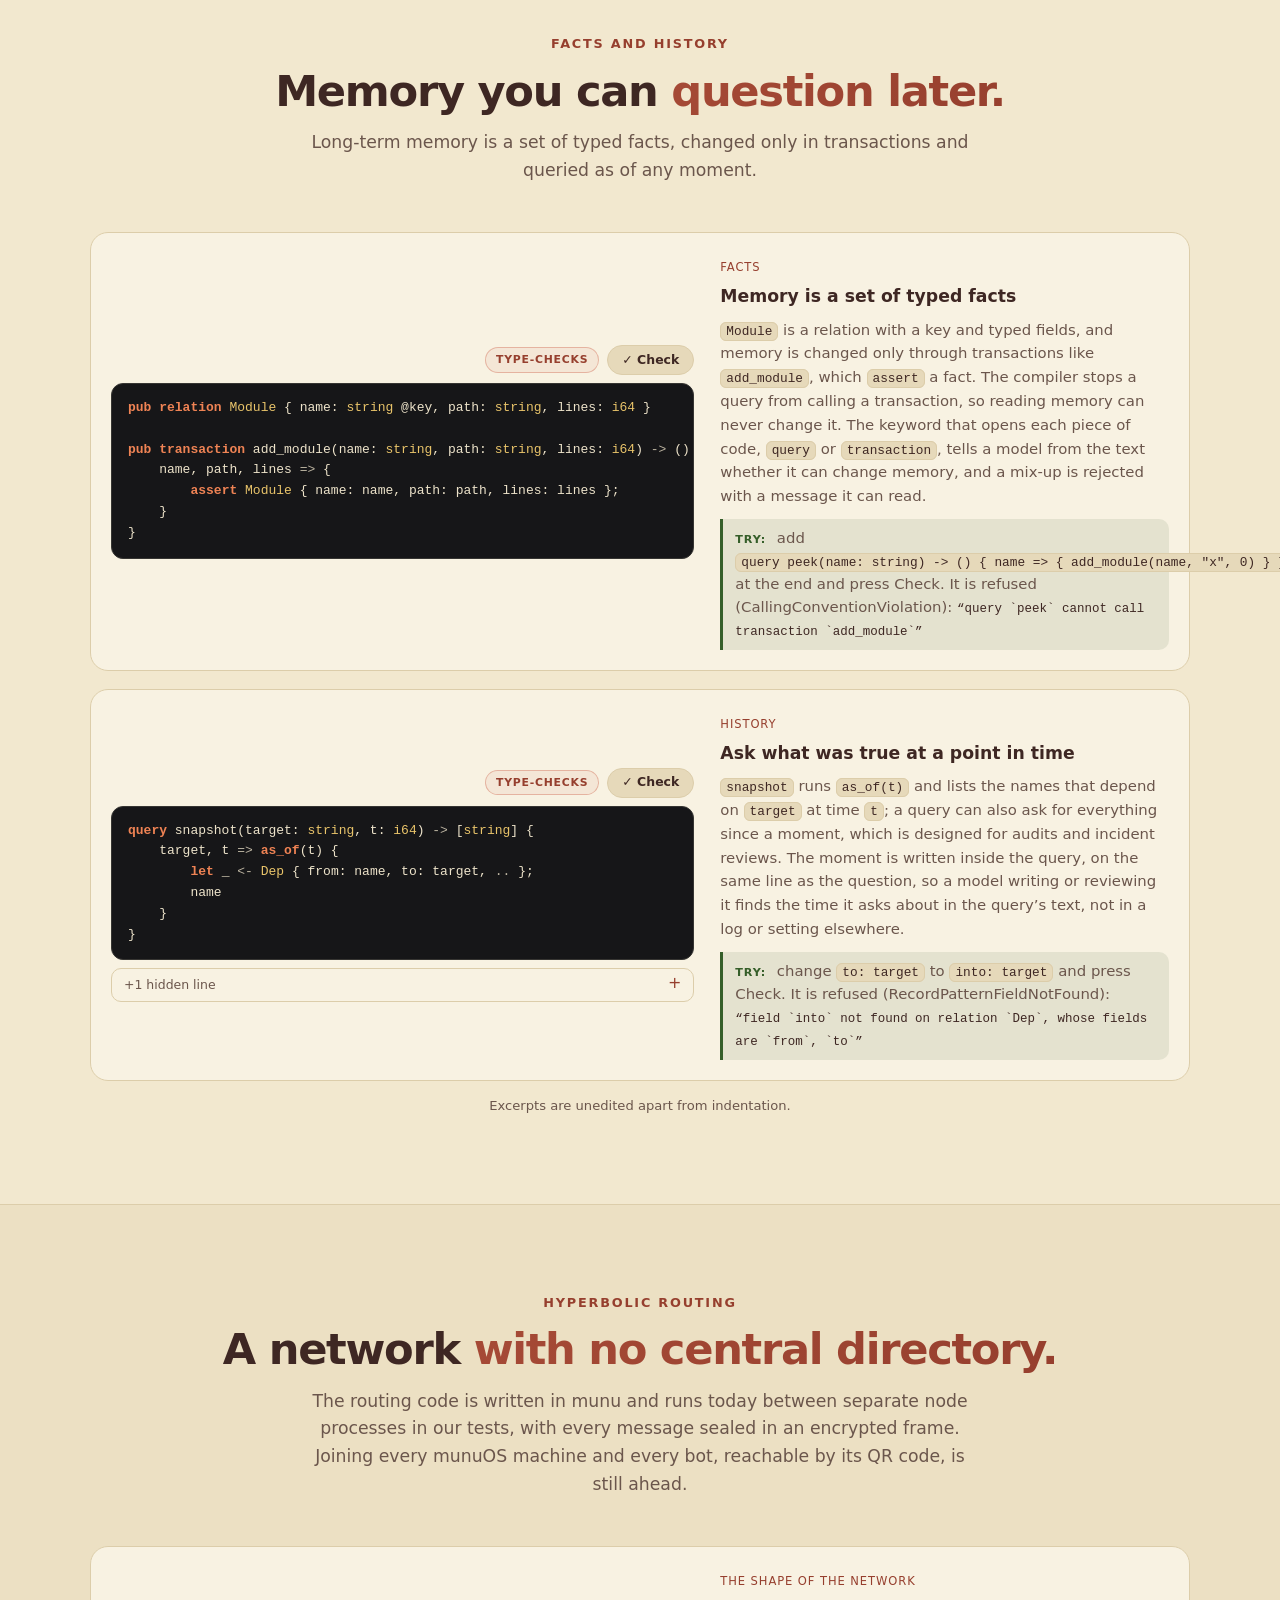
<file: munu.html>
<!doctype html>
<html lang="en">
<head>
<meta charset="utf-8">
<meta name="viewport" content="width=device-width,initial-scale=1">
<title>munu for developers · AbideBot</title>
<meta name="description" content="munu is the programming language AbideBot is written in: mu and nu functions, contracts with mu-calculus supervision, ports, ψ-terms, single-assignment dataflow and hyperbolic routing. Real excerpts from the source.">
<meta property="og:title" content="munu for developers · AbideBot">
<meta property="og:description" content="munu is the programming language AbideBot is written in: mu and nu functions, contracts with mu-calculus supervision, ports, ψ-terms, single-assignment dataflow and hyperbolic routing. Real excerpts from the source.">
<meta property="og:type" content="website">
<meta property="og:url" content="https://abidebot.com/munu.html">
<meta name="theme-color" content="#1B1B1E" media="(prefers-color-scheme: dark)">
<meta name="theme-color" content="#F2E8CF" media="(prefers-color-scheme: light)">
<link rel="icon" href="assets/brand/favicon.ico" sizes="16x16 32x32 48x48">
<link rel="icon" href="assets/brand/favicon.svg" type="image/svg+xml">
<link rel="apple-touch-icon" href="assets/brand/apple-touch-icon.png">
<link rel="stylesheet" href="assets/style.css">
</head>
<body>

<header class="nav">
  <div class="wrap">
    <a class="brand" href="index.html"><picture><source srcset="assets/brand/logo-header-light-flush.svg" media="(prefers-color-scheme: light)"><img src="assets/brand/logo-header-dark-flush.svg" alt="AbideBot" width="168" height="50"></picture></a>
    <button class="menu-btn" aria-label="Open menu" aria-expanded="false">&#9776;</button>
    <nav class="links">
      <a href="index.html#parts">The three parts</a>
      <a href="index.html#different">Why it&rsquo;s different</a>
      <a href="index.html#roadmap">Roadmap</a>
      <a href="index.html#pricing">Pricing</a>
      <a href="index.html#faq">FAQ</a>
      <a href="munu.html" aria-current="page">munu for developers</a>
      <a class="btn btn-primary" href="index.html#early-access">Join the beta waitlist</a>
    </nav>
  </div>
</header>

<main data-munu-root>
<section class="page-hero dev-hero"><div class="wrap">
<div class="eyebrow">For developers</div>
<h1>munu: the language <span class="grad">AbideBot is written in.</span></h1>
<p class="sub">munu is a programming language for programs that have to keep running and be checked before they do. Functions are finite (<a class="gl" href="#g-mu" data-def="A function that must finish: it returns a value, and a recursive one has to show with a decreases clause that it ends."><code>mu</code></a>) or ongoing (<a class="gl" href="#g-nu" data-def="A function that never has to finish but must keep producing: each turn hands back another element."><code>nu</code></a>). Programs are <a class="gl" href="#g-contract" data-def="A declaration around a function whose rules are checked when it is built: how it answers its children’s failures (do:), what it promises (must:) and which ports it listens on.">contracts</a> that carry their own recovery rules and deadlines. Shared state is single-assignment dataflow over <a class="gl" href="#g-psi-term" data-def="A record that can be partly known: a field may be left blank and filled in once, and a fill that contradicts what is there is refused.">ψ-terms</a> (psi-terms), and the network that carries it is in development, built on hyperbolic routing and encrypted frames. Everything on this page is a real excerpt from munu&rsquo;s source and compiler tests, except seven examples written for this page and labelled as such and anything that says planned.</p>
<div class="cta-row" style="justify-content:center;margin-top:28px"><a class="btn btn-primary" href="index.html#early-access">Join the developer beta waitlist &rarr;</a><a class="btn btn-ghost" href="index.html#self-host">Self-host free <span class="tag soon">Planned</span></a></div>
<p class="note">Dotted terms show their meaning on hover or focus, and all of them are in the <a class="inl" href="#glossary">glossary</a>.</p>
<p class="note">The munu source, docs and tooling are not public yet. They are planned to open with the beta, around February 2027.</p>
</div></section>
<section style="padding-top:30px" id="concepts"><div class="wrap"><div class="grid g4 concepts"><a class="card concept" href="#model-native"><h3>mu and nu</h3><p>Finite functions and ongoing streams, told apart by their first word, in a syntax shaped for a transformer.</p></a><a class="card concept" href="#language"><h3>Contracts and supervision</h3><p>Recovery rules written as mu-calculus formulas, checked at compile time.</p></a><a class="card concept" href="#ports"><h3>Ports</h3><p>The one declared place where message order can vary.</p></a><a class="card concept" href="#psi"><h3>ψ-terms</h3><p>Shared structures that several parties fill in, with conflicts caught.</p></a><a class="card concept" href="#dataflow"><h3>Dataflow and scenes</h3><p>Every variable is set once, and code waits until it has a value. An app&rsquo;s screen is ordinary data that both you and your agent can read.</p></a><a class="card concept" href="#memory"><h3>Facts and history</h3><p>Typed facts, transactions, and queries as of a past moment.</p></a><a class="card concept" href="#routing"><h3>Hyperbolic routing</h3><p>Greedy routing on a curved map, for a network with no central directory.</p></a><a class="card concept" href="#architecture"><h3>munuOS, munuScene, network</h3><p>How the three parts of AbideBot fit around munu.</p></a></div></div></section>
<section id="model-native" class="alt"><div class="wrap"><div class="head center"><div class="eyebrow">mu and nu</div><h2>Shaped for <span class="grad">the model that writes it.</span></h2><p class="sub">munu is designed to be written mostly by an AI agent and read by people, and its syntax is shaped around how a transformer works. Each example shows what its code does, then why the feature suits a model that writes it.</p></div><span id="transformer" class="anchor"></span><div class="why" id="why-model" role="region" aria-labelledby="why-model-h"><div class="why-in"><div class="why-lead-col"><p class="why-eyebrow" id="why-model-h">Why it suits a model</p><p class="why-lead">A model writes code one token at a time from the text it can see; it cannot run the program, watch it, or remember what happened last time.</p><p class="why-hook"><span class="grad">munu is built for that.</span></p></div><div class="why-body"><p>Whether a function ends is its <a class="wchip" href="#r-count-from">first word</a>, whether work runs or waits is written on its <a class="wchip" href="#r-only-what-is-read">declaration</a>, and the one place order can vary is a <a class="wchip" href="#r-port-readings">declared port</a>, so every question a model would otherwise have to simulate is answered on the page.</p><p>Every variable is <a class="wchip" href="#r-bind">set once</a>, so a name means the same thing wherever it appears, and recovery rules and deadlines sit in the <a class="wchip" href="#r-recovery">contract&rsquo;s header</a> instead of in config somewhere else.</p><p>When something is wrong, <a class="wchip" href="#r-psi-conflict">the compiler says</a> which line and what to change, so the model&rsquo;s next edit is already written.</p></div></div>
  <div class="why-rule" aria-hidden="true"></div>
  <div class="why-in why-in2">
   <div class="why-lead-col"><p class="why-eyebrow">And models working together</p>
     <p class="why-lead why-lead2">Models cooperate by filling the same variables, not by sending each other messages.</p></div>
   <div class="why-body">
     <p>Agents read and set the same dataflow variables. A model writes no networking, sync, retry or locking code, and a <a class="wchip" href="#r-remote-lift">remote variable</a> reads just like a local one. Each variable is set only once, and every message travels sealed in an encrypted frame, so what arrives is what was sent.</p>
     <p>As models specialise, some will hold data most people shouldn&rsquo;t read, such as a hospital&rsquo;s clinical model. So access to a variable is designed as a capability the program carries, not a policy stored somewhere else. In our tests between node processes, capabilities already guard connections and port sends.</p>
   </div></div></div>
<div class="xrows"><div class="xrow" id="r-tally"><div class="mx"><div class="mx-bar"><span class="mx-badge mx-run" data-munu-badge>Runs</span></div><pre class="xcode" tabindex="0" data-munu="run" data-munu-id="tally" data-munu-entry="tally" data-munu-expect="value:9"><code><span class="k">mu</span> add(total: <span class="t">i64</span>, n: <span class="t">i64</span>) <span class="o">-&gt;</span> <span class="t">i64</span> {
    total, n <span class="o">=&gt;</span> total <span class="o">+</span> n
}

<span class="k">mu</span> tally() <span class="o">-&gt;</span> <span class="t">i64</span> {
    _ <span class="o">=&gt;</span> {
        <span class="k">let</span> s1 <span class="o">=</span> add(<span class="n">0</span>, <span class="n">2</span>);
        <span class="k">let</span> s2 <span class="o">=</span> add(s1, <span class="n">3</span>);
        add(s2, <span class="n">4</span>)
    }
}</code></pre></div><div class="xtxt"><span class="xtag">No mutation</span><h3>State is passed along, not changed</h3><p><span class="kwd">tally</span> never changes a value: <span class="kwd">add</span> takes the running total and returns the next one, and each result is handed on by name, <span class="kwd">s1</span> into the call that makes <span class="kwd">s2</span>. A transformer&rsquo;s context window holds only the text in front of it, and here that text is everything a step depends on: <span class="kwd">add(s1, 3)</span> names its whole input, with no field changed somewhere else for the model to keep track of. So each call can be written or checked from the tokens right beside it.</p><p class="xtry"><b>Try:</b> change <span class="kwd">add(s1, 3)</span> to <span class="kwd">add(s2, 3)</span> and press Run. It is refused (UndefinedVariable): <q>undefined variable `s2`</q>, with <q>did you mean: `s1`?</q></p></div></div><div class="xrow" id="r-can-go"><div class="mx"><div class="mx-bar"><span class="mx-badge mx-run" data-munu-badge>Runs</span></div><pre class="xcode" tabindex="0" data-munu="run" data-munu-id="can-go" data-munu-call="can_go(Light::Green, false)" data-munu-type="bool" data-munu-expect="value:true"><code><span class="k">enum</span> <span class="t">Light</span> { <span class="t">Red</span>, <span class="t">Amber</span>, <span class="t">Green</span> }

<span class="k">mu</span> can_go(light: <span class="t">Light</span>, emergency: <span class="t">bool</span>) <span class="o">-&gt;</span> <span class="t">bool</span> {
    _,            <span class="k">true</span>  <span class="o">=&gt;</span> <span class="k">true</span>,
    <span class="t">Light</span>::<span class="t">Green</span>, <span class="k">false</span> <span class="o">=&gt;</span> <span class="k">true</span>,
    <span class="t">Light</span>::<span class="t">Amber</span>, <span class="k">false</span> <span class="o">=&gt;</span> <span class="k">false</span>,
    <span class="t">Light</span>::<span class="t">Red</span>,   <span class="k">false</span> <span class="o">=&gt;</span> <span class="k">false</span>
}</code></pre><details class="mx-hidden"><summary>+1 hidden line</summary><p>Added after it, to run it:</p><pre class="mx-ctx"><code>mu run() -&gt; bool { _ =&gt; can_go(Light::Green, false) }
</code></pre></details></div><div class="xtxt"><span class="xtag">A function is a table</span><h3>Cases on the left, results on the right</h3><p>Each row of <span class="kwd">can_go</span> is a pattern on the left and a result on the right, and the first row that fits is taken. That is the shape of attention, the core step of a transformer, which matches a query against keys to pick out their values: here the inputs are the query, each pattern is a key and each result is its value. Every row is short and repeats the shape of the one above, so the model writes and checks it from the tokens on that line, and the compiler rejects a missing row or one that can never match.</p><p class="xtry"><b>Try:</b> copy the <span class="kwd">Light::Green, false =&gt; true,</span> row so that it appears twice and press Run. It is refused (UnreachableArm): <q>this arm can never match: the arms of `can_go` above it without a `when` guard already match every value it matches -- remove it, or move it above the arm that takes its values</q></p></div></div><div class="xrow" id="r-headline"><div class="mx"><div class="mx-bar"><span class="mx-badge mx-run" data-munu-badge>Runs</span></div><pre class="xcode" tabindex="0" data-munu="run" data-munu-id="headline" data-munu-call='headline([Msg::Buy { item: Item { sku: "tea", qty: 1 } }])' data-munu-type="string" data-munu-expect='value:"1 tea"'><code><span class="k">struct</span> <span class="t">Item</span> { sku: <span class="t">string</span>, qty: <span class="t">i64</span> }
<span class="k">enum</span> <span class="t">Msg</span> { <span class="t">Buy</span> { item: <span class="t">Item</span> }, <span class="t">Ping</span> }

<span class="k">mu</span> headline(inbox: [<span class="t">Msg</span>]) <span class="o">-&gt;</span> <span class="t">string</span> {
    [<span class="t">Msg</span>::<span class="t">Buy</span> { item: <span class="t">Item</span> { sku: <span class="s">&quot;tea&quot;</span>, qty: <span class="n">1</span> } } <span class="o">|</span> _] <span class="o">=&gt;</span> <span class="s">&quot;1 tea&quot;</span>,
    [<span class="t">Msg</span>::<span class="t">Buy</span> { item: <span class="t">Item</span> { sku, <span class="o">..</span> } } <span class="o">|</span> _] <span class="o">=&gt;</span> sku,
    _ <span class="o">=&gt;</span> <span class="s">&quot;nothing&quot;</span>
}</code></pre><details class="mx-hidden"><summary>+1 hidden line</summary><p>Added after it, to run it:</p><pre class="mx-ctx"><code>mu run() -&gt; string { _ =&gt; headline([Msg::Buy { item: Item { sku: "tea", qty: 1 } }]) }
</code></pre></details></div><div class="xtxt"><span class="xtag">Deep patterns</span><h3>One case can look several layers down</h3><p><span class="kwd">headline</span> reads the first message of an inbox: a <span class="kwd">Buy</span> of one tea gives "1 tea", any other <span class="kwd">Buy</span> gives its <span class="kwd">sku</span>, bound three levels down with the rest skipped by <span class="kwd">..</span>, and anything else gives "nothing". Each pattern repeats the shape of the types declared just above it, <span class="kwd">Msg</span> and <span class="kwd">Item</span>, so the model writes it by copying a shape that is already in its context. The result then uses <span class="kwd">sku</span> directly, with no chain of field accesses that could name the wrong field.</p><p class="xtry"><b>Try:</b> change <span class="kwd">qty: 1</span> to <span class="kwd">qty: 2</span> in the first pattern and press Run. That pattern no longer fits the message, so the second one answers and the result changes from &ldquo;1 tea&rdquo; to &ldquo;tea&rdquo;.</p></div></div><div class="xrow" id="r-count-from"><div class="mx"><div class="mx-bar"><span class="mx-badge mx-run" data-munu-badge>Runs</span></div><pre class="xcode" tabindex="0" data-munu="run" data-munu-id="count-from" data-munu-call="is_empty([])" data-munu-type="bool" data-munu-expect="value:true"><code><span class="k">mu</span> is_empty(list: [<span class="t">i64</span>]) <span class="o">-&gt;</span> <span class="t">bool</span> {
    [] <span class="o">=&gt;</span> <span class="k">true</span>,
    [_ <span class="o">|</span> _] <span class="o">=&gt;</span> <span class="k">false</span>
}

<span class="k">nu</span> count_from(n: <span class="t">i64</span>) <span class="o">-&gt;</span> [<span class="t">i64</span>] {
    n <span class="o">=&gt;</span> [n <span class="o">|</span> count_from(n <span class="o">+</span> <span class="n">1</span>)]
}</code></pre><details class="mx-hidden"><summary>+1 hidden line</summary><p>Added after it, to run it:</p><pre class="mx-ctx"><code>mu run() -&gt; bool { _ =&gt; is_empty([]) }
</code></pre></details></div><div class="xtxt"><span class="xtag">Finite or ongoing</span><h3>Finishing or never-ending, declared up front</h3><p><span class="kwd">mu</span> marks a function that must finish, like <span class="kwd">is_empty</span>, which answers at once; <span class="kwd">nu</span> marks one that never finishes but must keep producing, like <span class="kwd">count_from</span>, which hands back another element before it carries on. The keyword is the first token of the declaration and a model generates left to right, so everything it writes after it is conditioned on the kind of function it has already committed to. The kind is never left for the body to reveal.</p><p class="xtry"><b>Try:</b> change <span class="kwd">nu count_from</span> to <span class="kwd">mu count_from</span> and press Run. It is refused (NuCanon): <q>recursive mu `count_from` missing decreases clause</q></p></div></div><div class="xrow" id="r-first-price"><div class="mx"><div class="mx-bar"><span class="mx-badge mx-run" data-munu-badge>Runs</span></div><pre class="xcode" tabindex="0" data-munu="run" data-munu-id="first-price" data-munu-call="first_price([Cup { size: Size::Large, price: 3 }])" data-munu-type="i64" data-munu-expect="value:4"><code><span class="k">enum</span> <span class="t">Size</span> { <span class="t">Small</span>, <span class="t">Large</span> }
<span class="k">struct</span> <span class="t">Cup</span> { size: <span class="t">Size</span>, price: <span class="t">i64</span> }

<span class="k">mu</span> first_price(cups: [<span class="t">Cup</span>]) <span class="o">-&gt;</span> <span class="t">i64</span> {
    [] <span class="o">=&gt;</span> <span class="n">0</span>,
    [head <span class="o">|</span> _] <span class="o">=&gt;</span> <span class="k">match</span> head.size {
        <span class="t">Size</span>::<span class="t">Small</span> <span class="o">=&gt;</span> head.price,
        <span class="t">Size</span>::<span class="t">Large</span> <span class="o">=&gt;</span> head.price <span class="o">+</span> <span class="n">1</span>
    }
}</code></pre><details class="mx-hidden"><summary>+1 hidden line</summary><p>Added after it, to run it:</p><pre class="mx-ctx"><code>mu run() -&gt; i64 { _ =&gt; first_price([Cup { size: Size::Large, price: 3 }]) }
</code></pre></details></div><div class="xtxt"><span class="xtag">Familiar forms</span><h3>Written the way common code is written</h3><p><span class="kwd">first_price</span> returns the first cup&rsquo;s price, plus one if the cup is <span class="kwd">Large</span>, and 0 for an empty list. Enums, structs, braces and <span class="kwd">match</span> are written as they are in widely used languages, and the list pattern <span class="kwd">[head | _]</span> follows a long-standing convention, so much of this is a shape the model has seen many times and can continue token by token. In our measurements 50 of the 54 keywords are single tokens in widely used tokenizers, so the keywords mostly reach the model whole.</p><p class="xtry"><b>Try:</b> change <span class="kwd">Size::Large</span> in the second arm to <span class="kwd">Size::Huge</span> and press Run. It is refused (UndefinedVariant): <q>undefined variant `Huge` on enum `Size`</q></p></div></div><div class="xrow" id="r-ring-truncate"><div class="mx"><div class="mx-bar"><span class="mx-badge mx-check" data-munu-badge>Type-checks</span></div><pre class="xcode" tabindex="0" data-munu="check" data-munu-id="ring-truncate" data-munu-prelude="hist-stub" data-munu-expect="unverified"><code><span class="k">mu</span> ring_truncate(list: [<span class="t">Histogram</span>], k: <span class="t">i64</span>) <span class="o">-&gt;</span> [<span class="t">Histogram</span>]
  <span class="k">requires</span> (k <span class="o">&gt;=</span> <span class="n">0i64</span>)
  <span class="k">ensures</span> (r) hist_list_len(r) <span class="o">&lt;=</span> k
  <span class="k">decreases</span> list
{
    [], _ <span class="o">=&gt;</span> [],
    [_ <span class="o">|</span> _], <span class="n">0i64</span> <span class="o">=&gt;</span> [],
    [head <span class="o">|</span> tail], k <span class="o">=&gt;</span> [head <span class="o">|</span> ring_truncate(tail, k <span class="o">-</span> <span class="n">1i64</span>)]
}</code></pre><details class="mx-hidden"><summary>+8 hidden lines</summary><p>Added before the code shown:</p><pre class="mx-ctx"><code>struct Histogram { n: i64 }

mu hist_list_len(list: [Histogram]) -&gt; i64
  decreases list
{
    [] =&gt; 0i64,
    [_ | tail] =&gt; 1i64 + hist_list_len(tail)
}
</code></pre></details></div><div class="xtxt"><span class="xtag">Rules before the body</span><h3>Requirements, guarantees and the stopping rule come first</h3><p><span class="kwd">ring_truncate</span> states what its input must satisfy (<span class="kwd">requires</span>), what the result promises (<span class="kwd">ensures</span>) and why the recursion ends (<span class="kwd">decreases</span>), and only then gives its three cases. A model writes left to right, so by the first case every constraint is already in its context and each token of the body is generated with them in view. The order is fixed, so each kind of rule is always found in the same place.</p><p class="xtry"><b>Try:</b> delete the <span class="kwd">decreases list</span> line and press Check. It is refused (NuCanon): <q>recursive mu `ring_truncate` missing decreases clause</q></p></div></div><div class="xrow" id="r-deposit"><div class="mx"><div class="mx-bar"><span class="mx-badge mx-run" data-munu-badge>Runs</span></div><pre class="xcode" tabindex="0" data-munu="run" data-munu-id="deposit" data-munu-call='deposit(Account { owner: "you", balance: 10 }, 2).balance' data-munu-type="i64" data-munu-expect="value:12"><code><span class="k">struct</span> <span class="t">Account</span> { owner: <span class="t">string</span>, balance: <span class="t">i64</span> }

<span class="k">mu</span> deposit(a: <span class="t">Account</span>, n: <span class="t">i64</span>) <span class="o">-&gt;</span> <span class="t">Account</span> {
    a, n <span class="o">=&gt;</span> <span class="t">Account</span> { balance: a.balance <span class="o">+</span> n, <span class="o">..</span>a }
}</code></pre><details class="mx-hidden"><summary>+1 hidden line</summary><p>Added after it, to run it:</p><pre class="mx-ctx"><code>mu run() -&gt; i64 { _ =&gt; deposit(Account { owner: "you", balance: 10 }, 2).balance }
</code></pre></details></div><div class="xtxt"><span class="xtag">Immutable values</span><h3>A value is copied with changes, not edited</h3><p><span class="kwd">deposit</span> returns a new <span class="kwd">Account</span> with the balance replaced, and <span class="kwd">..a</span> fills in every other field from the original, which is left as it was. A model works out what a name holds by attending back to the text that made it. Since nothing is edited in place, that text stays true for the rest of the program, so what the model read for <span class="kwd">a</span> earlier is still what <span class="kwd">a</span> is where it is used.</p><p class="xtry"><b>Try:</b> delete <span class="kwd">, ..a</span> and press Run. It is refused (MissingStructField): <q>missing field `owner` on `Account`</q></p></div></div><div class="xrow"><div class="mx"><div class="mx-bar"><span class="mx-badge mx-error" data-munu-badge>Shows a compile error</span></div><pre class="xcode" tabindex="0" data-munu="error" data-munu-id="non-exhaustive" data-munu-expect="kind:NonExhaustiveMatch"><code><span class="k">pub</span> <span class="k">enum</span> <span class="t">Event</span> {
    <span class="t">Click</span> { name: <span class="t">string</span> },
    <span class="t">None</span>,
}
<span class="k">mu</span> handle(e: <span class="t">Event</span>) <span class="o">-&gt;</span> <span class="t">i64</span> {
    <span class="t">Event</span>::<span class="t">Click</span> { name } <span class="o">=&gt;</span> <span class="n">1i64</span>,
}</code></pre></div><div class="xtxt"><span class="xtag">Every case is covered</span><h3>A missing case is a compile error</h3><p>This is from a compiler test. <span class="kwd">handle</span> has a row for <span class="kwd">Click</span> but none for <span class="kwd">None</span>, so the program is rejected as a non-exhaustive match, where a failure found only at run time would leave nothing to read.</p><p class="xsays"><b>The compiler says:</b> <q>the arms of `handle` do not match every value of its parameter, of type `Event`: no arm matches `Event::None` -- add an arm that matches it, or end with a catch-all arm `_ =&gt; ...`; an arm with a `when` guard does not count, and literals never cover an integer or string type</q> <span class="xact">It names the missing case and gives two ways out, so the model&rsquo;s next edit is already written.</span></p><p class="xtry"><b>Try:</b> add <span class="kwd">Event::None =&gt; 0i64,</span> under the first row and press Check. It now passes.</p></div></div><div class="xrow" id="r-bind"><div class="mx"><div class="mx-bar"><span class="mx-badge mx-run" data-munu-badge>Runs</span></div><pre class="xcode" tabindex="0" data-munu="run" data-munu-id="bind" data-munu-entry="one_thing" data-munu-expect="value:42"><code><span class="k">mu</span> one_thing() <span class="o">-&gt;</span> <span class="t">i64</span> {
    _ <span class="o">=&gt;</span> {
        <span class="k">type</span> <span class="t">P</span>;
        <span class="k">let</span> x;
        <span class="k">let</span> y: <span class="t">P</span>;
        x: <span class="t">P</span>;
        x <span class="o">=</span> y;
        <span class="t">P</span> <span class="o">=</span> <span class="t">i64</span>;
        y <span class="o">=</span> <span class="n">42</span>;
        x
    }
}</code></pre></div><div class="xtxt"><span class="xtag">Bind, not assign</span><h3>A name can be declared with its type and no value</h3><p><span class="kwd">x</span> and <span class="kwd">y</span> start with no value, and <span class="kwd">x = y</span> joins them into one variable before either has one; <span class="kwd">P = i64</span> then fixes their shared type, and <span class="kwd">y = 42</span> gives that one variable its value, so <span class="kwd">x</span> reads 42. Every <span class="kwd">=</span> in munu is a bind, and once two things are joined they stay one thing. A model goes only by the text, so what <span class="kwd">x</span> is gets answered by the lines that bind it, not by working out when each line ran.</p><p class="xtry"><b>Try:</b> change <span class="kwd">P = i64;</span> to <span class="kwd">P = bool;</span> and press Run. It is refused (ConstraintFailure): <q>`y` has type `bool` and is given a value of type `42..=42`, but a variable keeps one type -- make the two agree</q></p></div></div><div class="xrow" id="r-spawn-order"><div class="mx"><div class="mx-bar"><span class="mx-badge mx-run" data-munu-badge>Runs</span></div><pre class="xcode" tabindex="0" data-munu="run" data-munu-id="spawn-order" data-munu-entry="meet" data-munu-expect="value:25"><code><span class="k">mu</span> add(a: <span class="t">i64</span>, b: <span class="t">i64</span>) <span class="o">-&gt;</span> <span class="t">i64</span> {
    a, b <span class="o">=&gt;</span> a <span class="o">+</span> b
}

<span class="k">mu</span> square(n: <span class="t">i64</span>) <span class="o">-&gt;</span> <span class="t">i64</span> {
    n <span class="o">=&gt;</span> n * n
}

<span class="k">mu</span> meet() <span class="o">-&gt;</span> <span class="t">i64</span> {
    _ <span class="o">=&gt;</span> {
        <span class="k">let</span> x;
        <span class="k">let</span> y;
        <span class="k">let</span> total = <span class="k">spawn</span> add(x, y);
        x = <span class="k">spawn</span> square(<span class="n">3</span>);
        y = <span class="k">spawn</span> square(<span class="n">4</span>);
        total
    }
}</code></pre></div><div class="xtxt"><span class="xtag">Concurrency</span><h3>Spawned work meets in a variable</h3><p><span class="kwd">meet</span> declares <span class="kwd">x</span> and <span class="kwd">y</span> with no value, spawns <span class="kwd">add(x, y)</span> before either has one, and only then binds them to <span class="kwd">square(3)</span> and <span class="kwd">square(4)</span>, so <span class="kwd">total</span> is 9 + 16 = 25. The <a class="gl" href="#g-variable" data-def="A name that starts empty and is bound once; anything that reads it waits until it has a value, which makes the variable the unit of concurrency.">variable</a> is the unit of concurrency: <span class="kwd"><a class="gl" href="#g-spawn" data-def="Starts a call and hands back the variable its result will be bound to; it has no say over when the call runs, which the function’s declaration settles.">spawn</a></span> hands back the variable a result will be bound to and has no say over when a call runs, which the function&rsquo;s declaration settles; <span class="kwd">add</span> waits only where it reads <span class="kwd">x</span> or <span class="kwd">y</span> while they are unbound, and every variable is bound once, so the answer is the same in any order. A model sees only text, never timing, and here every dependency is a named variable in the text, so it can reason about the values on the page and not about an interleaving it cannot observe.</p><p class="xtry"><b>Try:</b> move the <span class="kwd">let total</span> line below the two binds and press Run. The value stays 25 and the step count drops from 8 to 6.</p></div></div><div class="xrow" id="r-only-what-is-read"><div class="mx"><div class="mx-bar"><span class="mx-badge mx-run" data-munu-badge>Runs</span></div><pre class="xcode" tabindex="0" data-munu="run" data-munu-id="only-what-is-read" data-munu-entry="only_what_is_read" data-munu-expect="value:25"><code><span class="k">lazy</span> <span class="k">mu</span> share(n: <span class="t">i64</span>) <span class="o">-&gt;</span> <span class="t">i64</span> {
    n <span class="o">=&gt;</span> <span class="n">100</span> / n
}

<span class="k">mu</span> only_what_is_read() <span class="o">-&gt;</span> <span class="t">i64</span> {
    _ <span class="o">=&gt;</span> {
        <span class="k">let</span> a = <span class="k">spawn</span> share(<span class="n">4</span>);
        <span class="k">let</span> b = <span class="k">spawn</span> share(<span class="n">0</span>);
        a
    }
}</code></pre></div><div class="xtxt"><span class="xtag">Lazy computation</span><h3>Work happens only when its result is needed</h3><p><span class="kwd">only_what_is_read</span> spawns <span class="kwd">share(4)</span> and <span class="kwd">share(0)</span> but returns only <span class="kwd">a</span>, so it gives 100 / 4 = 25. <span class="kwd">share</span> is declared <span class="kwd"><a class="gl" href="#g-lazy" data-def="A function declared lazy runs its body only when something reads its result; the choice is made once on the function, not at each call.">lazy</a> mu</span>, so a call runs its body only when something reads its variable: nothing reads <span class="kwd">b</span>, so <span class="kwd">100 / 0</span> never runs, and <span class="kwd">spawn</span> has no say in that, because the declaration settles it. Laziness is written once on the declaration, never at the call, so the model can tell from the text which work runs and which waits until it is read, without simulating an evaluation order it cannot observe.</p><p class="xtry"><b>Try:</b> delete <span class="kwd">lazy</span> and press Run. The program crashes with <span class="kwd">DivideByZero</span>, even though <span class="kwd">b</span> is never read.</p></div></div><p class="tmap-note">The honest picture: most functions in munu&rsquo;s source have a single case, and multi-case tables like those above are the minority. The short examples on this page (passed-along state, the table, deep patterns, mu and nu, familiar forms, a copied value, the joined names, the spawned consumer and the lazy calls) are written for it; the others are from munu&rsquo;s source. The fit with a transformer is a design rationale and a likeness of shape only: munu does not compile to attention, and we have not measured that it lowers error rates. Effects such as receiving a message happen through calls, not through syntax. In our own tests the language is not more compact than mainstream languages. Its advantage is structure, not size.</p></div></section>
<section id="language"><div class="wrap"><div class="head center"><div class="eyebrow">Contracts and supervision</div><h2>Recovery is <span class="grad">part of the program.</span></h2><p class="sub">A contract is munu&rsquo;s unit of work, <a class="gl" href="#g-supervision" data-def="A parent contract starting child parts and saying, for each failure, how it answers, for example restart the child or absorb the failure.">supervision</a> and security. How it recovers and how fast it must answer are written as <a class="gl" href="#g-mu-calculus" data-def="A small logic for rules about what happens over time; the do: and must: lines of a contract are formulas in it.">mu-calculus</a> formulas and constants in the code, so they sit in the text the model is writing, and the compiler turns them into checks.</p></div><div class="xrows"><div class="xrow" id="r-recovery"><div class="mx"><div class="mx-bar"><span class="mx-badge mx-error" data-munu-badge>Shows a compile error</span></div><pre class="xcode" tabindex="0" data-munu="error" data-munu-id="recovery" data-munu-module="page_recovery" data-munu-prelude="recovery-stub" data-munu-expect="kind:PortModeRequiresWildcardFailDeadline"><code><span class="k">pub</span> <span class="k">contract</span> <span class="t">Ward</span>() <span class="o">-&gt;</span> [<span class="t">u64</span>]
    <span class="k">substrate</span> { bytecode }
    <span class="k">behaviour</span> {
        <span class="k">do</span>: <span class="k">nu</span> <span class="t">X</span>. [fail(patient, <span class="t">Failure</span>::<span class="t">Wounded</span>)] <span class="o">&lt;</span>absorb(patient)<span class="o">&gt;</span> <span class="t">X</span> <span class="k">and</span> [_] <span class="t">X</span>
        <span class="k">must</span>: <span class="k">true</span>
    }
    <span class="k">children</span> { patient: <span class="t">Medic</span> }
    <span class="k">ports</span> {
        reports: [<span class="t">Report</span>] {
            <span class="k">ends</span>: a
            <span class="k">bound</span>: <span class="t">REPORTS_BOUND</span>
            <span class="k">do</span>: <span class="k">nu</span> <span class="t">X</span>. [_] <span class="t">X</span>
            <span class="k">must</span>: <span class="k">true</span>
        }
    }
{
    <span class="k">let</span> self.patient = <span class="k">spawn</span> <span class="t">Medic</span>(<span class="t">BED</span>, reports.a);
    collect(reports, <span class="t">ONE</span>)
}</code></pre><details class="mx-hidden"><summary>+32 hidden lines</summary><p>Added before the code shown:</p><pre class="mx-ctx"><code>module page_recovery

enum Failure { Wounded }
enum Report { Reading(u64), ChildFailed(u64, u64), ChildDone(u64) }

const REPORTS_BOUND = 8u64;
const BED = 1u64;
const ONE = 1u64;
cdf RESPONSE {
    dmax: 200ms,
    handup: 50ms,
    expected: [(10ms, 0.9), (50ms, 0.99), (200ms, 1.0)]
}

eager nu attend(id: u64, out: [Report].end) -&gt; [u64] {
    id, out =&gt; {
        let _ = send(out, Report::Reading(id));
        crash Failure::Wounded
    }
}

pub contract Medic(id: u64, out: [Report].end) -&gt; [u64]
    substrate { bytecode }
{ attend(id, out) }

eager nu collect(rs: [Report], left: u64) -&gt; [u64] {
    _, 0u64 =&gt; [],
    [], _ =&gt; [],
    [r | rest], left =&gt; match r {
        Report::Reading(id) =&gt; [id | collect(rest, left - 1u64)]
    }
}
</code></pre></details></div><div class="xtxt"><span class="xtag">Supervision strategy</span><h3>Recovery is written beside the code, so the build can check it</h3><p><span class="kwd">Ward</span> absorbs its medic&rsquo;s failure in <span class="kwd">do:</span>, but its <span class="kwd">must:</span> is <span class="kwd">true</span>, so it promises no response time, and a contract that answers a child&rsquo;s failure on a port has to state one. The build refuses it, points at the <span class="kwd">must:</span> line and says what to add, which a model can act on directly. The rule and its deadline are one header, checked before the bot runs. Written for this page.</p><p class="xsays"><b>The compiler says:</b> <q>contract `Ward` receives child failures on a port, so its must line needs the time it may take to answer any child failure, and it gives none -- add `[fail(!self, _)]~deadline(D)` to the must line, with D a declared cdf or a duration such as 5ms</q> <span class="xact">It names the line and the exact text to add, so the model&rsquo;s next edit is a copy from the message.</span></p><p class="xtry"><b>Try:</b> change the <span class="kwd">must: true</span> line under <span class="kwd">behaviour</span> to <span class="kwd">must: nu X. [fail(!self, _)]~deadline(RESPONSE) X</span> and press Check. It now passes. <span class="kwd">RESPONSE</span> is a <a class="gl" href="#g-cdf" data-def="A cumulative distribution function: a deadline written as several points, such as 90% within 10ms, 99% within 50ms and all within 200ms, instead of one number.">cdf</a> with several points: 90% of answers within 10ms, 99% within 50ms and every one within 200ms.</p></div></div><div class="xrow" id="r-supervision-tree"><div class="mx"><div class="mx-bar"><span class="mx-badge mx-run" data-munu-badge>Runs</span></div><pre class="xcode" tabindex="0" data-munu="run" data-munu-id="supervision-tree" data-munu-module="page_supervision" data-munu-entry="Major" data-munu-expect="prefix:[1, 2, 1, 1"><code><span class="k">enum</span> <span class="t">Failure</span> { <span class="t">Lost</span>, <span class="t">Wounded</span> }
<span class="k">enum</span> <span class="t">Report</span> { <span class="t">Reading</span>(<span class="t">u64</span>), <span class="t">ChildFailed</span>(<span class="t">u64</span>, <span class="t">u64</span>), <span class="t">ChildDone</span>(<span class="t">u64</span>) }

<span class="k">const</span> <span class="t">REPORTS_BOUND</span> = <span class="n">8u64</span>;
<span class="k">const</span> <span class="t">ALPHA</span> = <span class="n">1u64</span>;
<span class="k">const</span> <span class="t">BRAVO</span> = <span class="n">2u64</span>;
<span class="k">cdf</span> <span class="t">RESPONSE</span> {
    dmax: <span class="n">200ms</span>,
    handup: <span class="n">50ms</span>,
    expected: [(<span class="n">10ms</span>, <span class="n">0.9</span>), (<span class="n">50ms</span>, <span class="n">0.99</span>), (<span class="n">200ms</span>, <span class="n">1.0</span>)]
}

<span class="k">eager</span> <span class="k">nu</span> drill(id: <span class="t">u64</span>, out: [<span class="t">Report</span>].end) <span class="o">-&gt;</span> [<span class="t">u64</span>] {
    id, out when id == <span class="t">ALPHA</span> <span class="o">=&gt;</span> {
        <span class="k">let</span> _ = send(out, <span class="t">Report</span>::<span class="t">Reading</span>(id));
        <span class="k">crash</span> <span class="t">Failure</span>::<span class="t">Lost</span>
    },
    id, out <span class="o">=&gt;</span> {
        <span class="k">let</span> _ = send(out, <span class="t">Report</span>::<span class="t">Reading</span>(id));
        <span class="k">crash</span> <span class="t">Failure</span>::<span class="t">Wounded</span>
    }
}

<span class="k">pub</span> <span class="k">contract</span> <span class="t">Corporal</span>(id: <span class="t">u64</span>, out: [<span class="t">Report</span>].end) <span class="o">-&gt;</span> [<span class="t">u64</span>]
    <span class="k">substrate</span> { bytecode }
{ drill(id, out) }

<span class="k">eager</span> <span class="k">nu</span> command(rs: [<span class="t">Report</span>]) <span class="o">-&gt;</span> [<span class="t">u64</span>] {
    [] <span class="o">=&gt;</span> [],
    [r <span class="o">|</span> rest] <span class="o">=&gt;</span> <span class="k">match</span> r {
        <span class="t">Report</span>::<span class="t">Reading</span>(id) <span class="o">=&gt;</span> [id <span class="o">|</span> command(rest)]
    }
}

<span class="k">pub</span> <span class="k">contract</span> <span class="t">Major</span>() <span class="o">-&gt;</span> [<span class="t">u64</span>]
    <span class="k">substrate</span> { bytecode }
    <span class="k">behaviour</span> {
        <span class="k">do</span>: <span class="k">nu</span> <span class="t">X</span>. [fail(alpha, <span class="t">Failure</span>::<span class="t">Lost</span>)] <span class="o">&lt;</span>restart(alpha)<span class="o">&gt;</span> <span class="t">X</span>
                  <span class="k">and</span> [fail(bravo, <span class="t">Failure</span>::<span class="t">Wounded</span>)] <span class="o">&lt;</span>absorb(bravo)<span class="o">&gt;</span> <span class="t">X</span>
                  <span class="k">and</span> [_] <span class="t">X</span>
        <span class="k">must</span>: <span class="k">nu</span> <span class="t">X</span>. [fail(!self, _)]<span class="o">~</span>deadline(<span class="t">RESPONSE</span>) <span class="t">X</span>
    }
    <span class="k">children</span> { alpha: <span class="t">Corporal</span>, bravo: <span class="t">Corporal</span> }
    <span class="k">ports</span> {
        reports: [<span class="t">Report</span>] {
            <span class="k">ends</span>: a, b
            <span class="k">bound</span>: <span class="t">REPORTS_BOUND</span>
            <span class="k">do</span>: <span class="k">nu</span> <span class="t">X</span>. [_] <span class="t">X</span>
            <span class="k">must</span>: <span class="k">true</span>
        }
    }
{
    <span class="k">let</span> self.alpha = <span class="k">spawn</span> <span class="t">Corporal</span>(<span class="t">ALPHA</span>, reports.a);
    <span class="k">let</span> self.bravo = <span class="k">spawn</span> <span class="t">Corporal</span>(<span class="t">BRAVO</span>, reports.b);
    command(reports)
}</code></pre><details class="mx-hidden"><summary>+1 hidden line</summary><p>Added before the code shown:</p><pre class="mx-ctx"><code>module page_supervision
</code></pre></details></div><div class="xtxt"><span class="xtag">Supervision tree</span><h3>A major restarts one corporal and absorbs the other&rsquo;s failure</h3><p><span class="kwd">Major</span> starts two corporals that each send a reading and crash, and its <span class="kwd">do:</span> answers each failure by its own rule: <span class="kwd">restart(alpha)</span> for <span class="kwd">Failure::Lost</span> and <span class="kwd">absorb(bravo)</span> for <span class="kwd">Failure::Wounded</span>. So the readings begin 1, 2 and then keep giving 1 as alpha restarts, until the step limit on this page stops the run, while absorbing bravo lets Major carry on without it. Each rule is one line, a failure on the left and its answer on the right, the same repeating shape as the cases of a function, so a model continues it row by row. Written for this page.</p><p class="xtry"><b>Try:</b> change <span class="kwd">restart(alpha)</span> to <span class="kwd">absorb(alpha)</span> and press Run. Nothing starts alpha again, so the run stops after the first two readings, 1 and 2, with &ldquo;Stopped: nothing left could make progress&rdquo;.</p></div></div><div class="xrow" id="r-first-object"><div class="mx"><div class="mx-bar"><span class="mx-badge mx-run" data-munu-badge>Runs</span></div><pre class="xcode" tabindex="0" data-munu="run" data-munu-id="first-object" data-munu-module="page_failures" data-munu-call="first_object([7u64])" data-munu-type="u64" data-munu-expect="value:7"><code><span class="k">pub</span> <span class="k">enum</span> <span class="t">FetchFailure</span> { <span class="t">EndedWithoutObject</span> }

<span class="k">pub</span> <span class="k">mu</span> first_object(objects: [<span class="t">u64</span>]) <span class="o">-&gt;</span> <span class="t">u64</span> {
    [] <span class="o">=&gt;</span> <span class="k">crash</span> <span class="t">FetchFailure</span>::<span class="t">EndedWithoutObject</span>,
    [object <span class="o">|</span> rest] <span class="o">=&gt;</span> object
}</code></pre><details class="mx-hidden"><summary>+2 hidden lines</summary><p>Added before the code shown:</p><pre class="mx-ctx"><code>module page_failures
</code></pre><p>Added after it, to run it:</p><pre class="mx-ctx"><code>mu run() -&gt; u64 { _ =&gt; first_object([7u64]) }
</code></pre></details></div><div class="xtxt"><span class="xtag">Typed failures</span><h3>A failure has a name and a type</h3><p><span class="kwd">first_object</span> crashes with <span class="kwd">FetchFailure::EndedWithoutObject</span> when the stream ends before an object arrives. A failure is a declared type and <span class="kwd">crash</span> carries it to the supervisor, so recovery rules match on the cause, not on a log line. For a model that works from text, a declared name is a precise token to match on, where free-form message text would have to be interpreted.</p><p class="xtry"><b>Try:</b> change <span class="kwd">FetchFailure::EndedWithoutObject</span> in the <span class="kwd">crash</span> line to <span class="kwd">FetchFailure::Missing</span> and press Run. It is refused (CrashReasonNotAVariant): <q>the crash reason `FetchFailure::Missing` is no variant of an enum in scope -- write a unit variant of an enum declared in this module or imported with `use`, as in `crash Failure::Lost` for `enum Failure { Lost }`</q></p></div></div><div class="xrow" id="r-fetcher"><div class="mx"><div class="mx-bar"><span class="mx-badge mx-check" data-munu-badge>Type-checks</span></div><pre class="xcode" tabindex="0" data-munu="check" data-munu-id="fetcher" data-munu-prelude="fetcher-stub" data-munu-expect="ok"><code><span class="k">cdf</span> <span class="t">FETCH_DO</span> <span class="o">=</span> <span class="n">2s</span>
<span class="k">cdf</span> <span class="t">FETCH_MUST</span> <span class="o">=</span> <span class="n">30s</span>

<span class="k">pub</span> <span class="k">contract</span> <span class="t">Fetcher</span>(anchor_key: <span class="t">u64</span>, commitment: <span class="t">string</span>, size: <span class="t">i64</span>) <span class="o">-&gt;</span> [<span class="t">u64</span>]
    <span class="k">substrate</span> { bytecode }
    <span class="k">behaviour</span> {
        <span class="k">do</span>: <span class="k">nu</span> <span class="t">X</span>. [_]<span class="o">~</span>deadline(<span class="t">FETCH_DO</span>) <span class="t">X</span>
        <span class="k">must</span>: <span class="k">nu</span> <span class="t">X</span>. [_]<span class="o">~</span>deadline(<span class="t">FETCH_MUST</span>) <span class="t">X</span>
    }
{ fetch_and_arrive(anchor_key, commitment, size) }</code></pre><details class="mx-hidden"><summary>+3 hidden lines</summary><p>Added before the code shown:</p><pre class="mx-ctx"><code>nu fetch_and_arrive(anchor_key: u64, commitment: string, size: i64) -&gt; [u64] {
    anchor_key, commitment, size =&gt; [anchor_key | fetch_and_arrive(anchor_key, commitment, size)]
}
</code></pre></details></div><div class="xtxt"><span class="xtag">Response time in the code</span><h3>Deadlines sit next to the logic they cover</h3><p><span class="kwd">Fetcher</span> gives its steps a <span class="kwd">do:</span> and a <span class="kwd">must:</span> deadline, <span class="kwd">FETCH_DO</span> (2s) and <span class="kwd">FETCH_MUST</span> (30s), written as named <span class="kwd">cdf</span> constants and applied with <span class="kwd">~deadline</span>. A model cannot observe how long anything takes, only the text, so a time limit it can read and write beside the logic it covers is one it can work with. Here each is a single time; the recovery row above uses a <span class="kwd">cdf</span> with several points.</p><p class="xtry"><b>Try:</b> change <span class="kwd">FETCH_MUST</span> in the <span class="kwd">must:</span> line to <span class="kwd">FETCH_SLOW</span> and press Check. It is refused (ContractDelayUnresolved): <q>contract `Fetcher` writes ~deadline(FETCH_SLOW) in its must, and `FETCH_SLOW` is no cdf declared in this module, so the deadline would be lost -- declare `FETCH_SLOW` as a cdf in this module, or name a cdf it declares</q></p></div></div></div><p class="tmap-note">Excerpts are unedited apart from indentation. The second row is written for this page, following the shapes in the compiler&rsquo;s tests.</p></div></section>
<section id="ports" class="alt"><div class="wrap"><div class="head center"><div class="eyebrow">Ports</div><h2>The only place <span class="grad">order can vary.</span></h2><p class="sub">Every other value in munu has a single writer. Where several senders must feed one stream, you declare a <a class="gl" href="#g-port" data-def="The declared place where several senders feed one stream, and so the only place message order can vary.">port</a> and say which orders it accepts, so the one place order can vary is written in the text.</p></div><div class="xrows"><div class="xrow" id="r-port-readings"><div class="mx"><div class="mx-bar"><span class="mx-badge mx-run" data-munu-badge>Runs</span></div><pre class="xcode" tabindex="0" data-munu="run" data-munu-id="port-readings" data-munu-module="page_ports" data-munu-prelude="port-stub" data-munu-entry="SensorHub" data-munu-expect="value:[0, 2, 1]"><code><span class="k">pub</span> <span class="k">contract</span> <span class="t">SensorHub</span>() <span class="o">-&gt;</span> [<span class="t">u64</span>]
    <span class="k">substrate</span> { bytecode }
    <span class="k">behaviour</span> { <span class="k">do</span>: <span class="k">nu</span> <span class="t">X</span>. [_] <span class="t">X</span>  <span class="k">must</span>: <span class="k">true</span> }
    <span class="k">children</span> { controller: <span class="t">Source</span>, left: <span class="t">Source</span>, right: <span class="t">Source</span> }
    <span class="k">ports</span> {
        readings: [<span class="t">Reading</span>] {
            <span class="k">ends</span>: ctl, lhs, rhs
            <span class="k">bound</span>: <span class="t">READINGS_BOUND</span>
            <span class="k">do</span>:
                [from(lhs)] false
                <span class="k">and</span> [from(rhs)] false
                <span class="k">and</span> [from(ctl)] <span class="k">nu</span> <span class="t">X</span>. [_] <span class="t">X</span>
            <span class="k">must</span>:
                <span class="o">&lt;</span>from(ctl)<span class="o">&gt;</span><span class="o">~</span>deadline(<span class="t">CONFIG_MUST</span>) <span class="k">true</span>
                <span class="k">and</span> <span class="k">nu</span> <span class="t">X</span>. [_]<span class="o">~</span>deadline(<span class="t">SAMPLE_MUST</span>) <span class="t">X</span>
        }
    }
{
    <span class="k">let</span> self.right      = <span class="k">spawn</span> <span class="t">Source</span>(<span class="t">RIGHT_CHANNEL</span>, readings.rhs);
    <span class="k">let</span> self.left       = <span class="k">spawn</span> <span class="t">Source</span>(<span class="t">LEFT_CHANNEL</span>, readings.lhs);
    <span class="k">let</span> self.controller = <span class="k">spawn</span> <span class="t">Source</span>(<span class="t">CONTROL_CHANNEL</span>, readings.ctl);
    take(readings, <span class="t">COUNT</span>)
}</code></pre><details class="mx-hidden"><summary>+42 hidden lines</summary><p>Added before the code shown:</p><pre class="mx-ctx"><code>module page_ports

const READINGS_BOUND = 8u64;
const LEFT_CHANNEL = 1u64;
const RIGHT_CHANNEL = 2u64;
const CONTROL_CHANNEL = 0u64;
const COUNT = 3u64;

cdf CONFIG_MUST {
    dmax: 20ms,
    handup: 5ms,
    expected: [(1ms, 0.9), (5ms, 0.99), (20ms, 1.0)]
}
cdf SAMPLE_MUST {
    dmax: 200ms,
    handup: 50ms,
    expected: [(10ms, 0.9), (50ms, 0.99), (200ms, 1.0)]
}

struct Reading { channel: u64, value: u64 }

nu idle(r: Reading) -&gt; [Reading] {
    r =&gt; [r | idle(r)]
}

eager nu speak(channel: u64, out: [Reading].end) -&gt; [Reading] {
    channel, out =&gt; {
        let r = Reading { channel: channel, value: channel };
        let _ = send(out, r);
        [r | idle(r)]
    }
}

pub contract Source(channel: u64, out: [Reading].end) -&gt; [Reading]
    substrate { bytecode }
{ speak(channel, out) }

eager nu take(rs: [Reading], left: u64) -&gt; [u64] {
    _, 0u64 =&gt; [],
    [], _ =&gt; [],
    [r | rest], left =&gt; [r.channel | take(rest, left - 1u64)]
}
</code></pre></details></div><div class="xtxt"><span class="xtag">Ports</span><h3>The only place non-determinism can enter</h3><p><span class="kwd">SensorHub</span> starts three sources that feed one <a class="gl" href="#g-port" data-def="The declared place where several senders feed one stream, and so the only place message order can vary.">port</a>, <span class="kwd">readings</span>, and its formula says neither sensor may speak until the controller has, so the readings begin with the controller and then 2 and 1 in an order the contract leaves open; <span class="kwd">CONFIG_MUST</span> and <span class="kwd">SAMPLE_MUST</span>, each a <a class="gl" href="#g-cdf" data-def="A cumulative distribution function: a deadline written as several points, such as 90% within 10ms, 99% within 50ms and all within 200ms, instead of one number.">cdf</a> with several points, say how soon each must arrive. The port is the only source of <a class="gl" href="#g-deterministic" data-def="The same program gives the same answer however its parts are scheduled, except where a port lets the order of messages vary.">non-determinism</a> in munu, since every other value has one writer, so a failure that varies from run to run has one place to look. A model sees text and never timing, and the contract names the rule to tighten. Written for this page.</p><p class="xtry"><b>Try:</b> move the <span class="kwd">left</span> spawn line above the <span class="kwd">right</span> one and press Run. The readings change from <span class="kwd">[0, 2, 1]</span> to <span class="kwd">[0, 1, 2]</span>: the controller is still first, as the formula requires.</p></div></div></div></div></section>
<section id="psi"><div class="wrap"><div class="head center"><div class="eyebrow">ψ-terms</div><h2>Shared work, <span class="grad">filled in by many.</span></h2><p class="sub">munu&rsquo;s types are ψ-terms (psi-terms): structures that can be partly known. Each party adds what it knows, and the store checks it against what everyone else said.</p></div><div class="xrows"><div class="xrow" id="r-psi-conflict"><div class="mx-stack"><div class="mx"><div class="mx-bar"><span class="mx-badge mx-error" data-munu-badge>Shows a compile error</span></div><pre class="xcode" tabindex="0" data-munu="error" data-munu-id="psi-conflict" data-munu-expect="kind:ConstraintFailure"><code><span class="k">mu</span> f(r: {a: <span class="t">i64</span>}) <span class="o">-&gt;</span> <span class="t">i64</span> {
    r <span class="o">=&gt;</span> <span class="n">0</span>
}
<span class="k">mu</span> g(r: {a: <span class="t">bool</span>}) <span class="o">-&gt;</span> <span class="t">i64</span> {
    r <span class="o">=&gt;</span> <span class="n">0</span>
}
<span class="k">mu</span> main() <span class="o">-&gt;</span> <span class="t">i64</span> {
    _ <span class="o">=&gt;</span> {
        <span class="k">let</span> y;
        <span class="k">let</span> r = {a: y};
        f(r);
        g(r)
    }
}</code></pre></div><div class="mx"><div class="mx-bar"><span class="mx-badge mx-run" data-munu-badge>Runs</span></div><pre class="xcode" tabindex="0" data-munu="run" data-munu-id="psi-fill" data-munu-entry="main" data-munu-expect="value:1"><code><span class="k">mu</span> read_a(r: {a: <span class="t">i64</span>}) <span class="o">-&gt;</span> <span class="t">i64</span> {
    {a: x} <span class="o">=&gt;</span> x
}

<span class="k">mu</span> main() <span class="o">-&gt;</span> <span class="t">i64</span> {
    _ <span class="o">=&gt;</span> {
        <span class="k">let</span> y;
        <span class="k">let</span> r;
        r = {a: y};
        <span class="k">let</span> seen = <span class="k">spawn</span> read_a(r);
        r = {a: <span class="n">1</span>};
        seen
    }
}</code></pre></div></div><div class="xtxt"><span class="xtag">ψ-terms</span><h3>Shared work that several parties fill in</h3><p>In the first block <span class="kwd">f</span> needs <span class="kwd">y</span> to be a number and <span class="kwd">g</span> needs it to be true or false, so the build refuses it, because a variable keeps one type. In the second, <span class="kwd">r</span> starts as <span class="kwd">{a: y}</span> with the blank still open, so the spawned <span class="kwd">read_a</span> asks for <span class="kwd">a</span> before anyone has told it, waits, and gets 1 once the other statement fills the blank, whatever the line order. A model writes left to right and often does not yet know every field, so a blank lets it leave a field open and fill it in later instead of inventing a placeholder. Written for this page.</p><p class="xsays"><b>The compiler says:</b> <q>`r` has type `{a: i64}` and is given a value of type `{a: bool}`, but a variable keeps one type -- make the two agree</q> <span class="xact">It names the variable and both types, so the model knows which side to change.</span></p><p class="xtry"><b>Try:</b> in the first block change <span class="kwd">bool</span> in <span class="kwd">g</span> to <span class="kwd">i64</span> and press Check: it passes, because both functions agree about the field. In the second, move <span class="kwd">r = {a: 1};</span> above the <span class="kwd">spawn</span> line and press Run: it still gives 1, because the reader now finds the field already filled.</p></div></div></div></div></section>
<section id="dataflow" class="alt"><div class="wrap"><div class="head center"><div class="eyebrow">Dataflow and scenes</div><h2>Variables that are filled once, <span class="grad">and screens that are data.</span></h2><p class="sub">A munu variable starts empty, is filled in once and is never changed. Anything that needs it waits until it has a value. Apps use the same rule for input, and draw themselves as scene values.</p></div><div class="xrows"><div class="xrow"><div class="mx"><div class="mx-bar"><span class="mx-badge mx-excerpt" data-munu-badge>Excerpt</span></div><pre class="xcode" tabindex="0" data-munu="excerpt" data-munu-id="button-face"><code><span class="k">mu</span> button_face(label: <span class="t">string</span>) <span class="o">-&gt;</span> <span class="t">SceneNode</span> {
    label <span class="o">=&gt;</span> <span class="t">SceneNode</span>::<span class="t">Layout</span> {
        node: <span class="t">LayoutNode</span>::<span class="t">Styled</span> {
            fill_color_r: <span class="n">0.18</span>, fill_color_g: <span class="n">0.42</span>, fill_color_b: <span class="n">0.55</span>, fill_color_a: <span class="n">1.0</span>,
            child: pad(<span class="n">16.0</span>, <span class="n">32.0</span>, <span class="n">16.0</span>, <span class="n">32.0</span>, text(label))
        }
    }
}</code></pre></div><div class="xtxt"><span class="xtag">Scenes</span><h3>A screen is a value</h3><p><span class="kwd">button_face</span> returns a scene: a styled layout with a fill colour and padding around the label&rsquo;s text, built by ordinary <span class="kwd">mu</span> functions, and nothing is painted until <span class="kwd">munuScene</span> reads the tree. A screen that is a value is text a model can read and write, which a screen of pixels is not, and <span class="kwd">munuScene</span> is designed to hand the same tree to the agent so it can act on it without a screenshot.</p></div></div><div class="xrow" id="r-click-cycle"><div class="mx"><div class="mx-bar"><span class="mx-badge mx-excerpt" data-munu-badge>Excerpt</span></div><pre class="xcode" tabindex="0" data-munu="excerpt" data-munu-id="click-cycle"><code><span class="k">eager</span> <span class="k">nu</span> click_cycle(n: <span class="t">u64</span>) <span class="o">-&gt;</span> [<span class="t">SceneNode</span>] {
    n <span class="o">=&gt;</span> {
        <span class="k">let</span> click;
        <span class="k">let</span> label = <span class="k">if</span> n == <span class="n">0u64</span> { <span class="s">"Click me"</span> } <span class="k">else</span> { <span class="s">"Clicked!"</span> };
        <span class="k">let</span> scene = pad(<span class="n">40.0</span>, <span class="n">40.0</span>, <span class="n">40.0</span>, <span class="n">40.0</span>,
            click_surface(click, button_face(label)));
        [scene <span class="o">|</span> wait_click(n, click)]
    }
}</code></pre></div><div class="xtxt"><span class="xtag">Dataflow</span><h3>Wait for a value to be bound</h3><p><span class="kwd">click_cycle</span> returns the current scene, then waits on <span class="kwd">click</span>, a variable with no value yet that the button fills in once; the next step continues only when it has one. There are no callbacks or handlers to register. A model sees only text, so a wait that is one named variable in the code, with the button wired to it beside it, is a dependency it can read directly instead of tracing to a handler elsewhere.</p></div></div></div><p class="tmap-note">From a test program in munu&rsquo;s source. munuScene, the browser, is in development, and the agent reading scenes and binding their variables is designed, not shipped.</p></div></section>
<section id="memory"><div class="wrap"><div class="head center"><div class="eyebrow">Facts and history</div><h2>Memory you can <span class="grad">question later.</span></h2><p class="sub">Long-term memory is a set of typed facts, changed only in transactions and queried as of any moment.</p></div><div class="xrows"><div class="xrow" id="r-facts"><div class="mx"><div class="mx-bar"><span class="mx-badge mx-check" data-munu-badge>Type-checks</span></div><pre class="xcode" tabindex="0" data-munu="check" data-munu-id="facts" data-munu-expect="ok"><code><span class="k">pub</span> <span class="k">relation</span> <span class="t">Module</span> { name: <span class="t">string</span> @key, path: <span class="t">string</span>, lines: <span class="t">i64</span> }

<span class="k">pub</span> <span class="k">transaction</span> add_module(name: <span class="t">string</span>, path: <span class="t">string</span>, lines: <span class="t">i64</span>) <span class="o">-&gt;</span> () {
    name, path, lines <span class="o">=&gt;</span> {
        <span class="k">assert</span> <span class="t">Module</span> { name: name, path: path, lines: lines };
    }
}</code></pre></div><div class="xtxt"><span class="xtag">Facts</span><h3>Memory is a set of typed facts</h3><p><span class="kwd">Module</span> is a relation with a key and typed fields, and memory is changed only through transactions like <span class="kwd">add_module</span>, which <span class="kwd">assert</span> a fact. The compiler stops a query from calling a transaction, so reading memory can never change it. The keyword that opens each piece of code, <span class="kwd">query</span> or <span class="kwd">transaction</span>, tells a model from the text whether it can change memory, and a mix-up is rejected with a message it can read.</p><p class="xtry"><b>Try:</b> add <span class="kwd">query peek(name: string) -&gt; () { name =&gt; { add_module(name, "x", 0) } }</span> at the end and press Check. It is refused (CallingConventionViolation): <q>query `peek` cannot call transaction `add_module`</q></p></div></div><div class="xrow" id="r-as-of"><div class="mx"><div class="mx-bar"><span class="mx-badge mx-check" data-munu-badge>Type-checks</span></div><pre class="xcode" tabindex="0" data-munu="check" data-munu-id="as-of" data-munu-prelude="dep-relation" data-munu-expect="ok"><code><span class="k">query</span> snapshot(target: <span class="t">string</span>, t: <span class="t">i64</span>) <span class="o">-&gt;</span> [<span class="t">string</span>] {
    target, t <span class="o">=&gt;</span> <span class="k">as_of</span>(t) {
        <span class="k">let</span> _ <span class="o">&lt;</span><span class="o">-</span> <span class="t">Dep</span> { from: name, to: target, <span class="o">..</span> };
        name
    }
}</code></pre><details class="mx-hidden"><summary>+1 hidden line</summary><p>Added before the code shown:</p><pre class="mx-ctx"><code>relation Dep { from: string, to: string }
</code></pre></details></div><div class="xtxt"><span class="xtag">History</span><h3>Ask what was true at a point in time</h3><p><span class="kwd">snapshot</span> runs <span class="kwd">as_of(t)</span> and lists the names that depend on <span class="kwd">target</span> at time <span class="kwd">t</span>; a query can also ask for everything since a moment, which is designed for audits and incident reviews. The moment is written inside the query, on the same line as the question, so a model writing or reviewing it finds the time it asks about in the query&rsquo;s text, not in a log or setting elsewhere.</p><p class="xtry"><b>Try:</b> change <span class="kwd">to: target</span> to <span class="kwd">into: target</span> and press Check. It is refused (RecordPatternFieldNotFound): <q>field `into` not found on relation `Dep`, whose fields are `from`, `to`</q></p></div></div></div><p class="tmap-note">Excerpts are unedited apart from indentation.</p></div></section>
<section id="routing" class="alt"><div class="wrap"><div class="head center"><div class="eyebrow">Hyperbolic routing</div><h2>A network <span class="grad">with no central directory.</span></h2><p class="sub">The routing code is written in munu and runs today between separate node processes in our tests, with every message sealed in an encrypted frame. Joining every munuOS machine and every bot, reachable by its QR code, is still ahead.</p></div><div class="xrows"><div class="xrow"><figure class="hg" aria-label="The network as an hourglass: applications at the top; streams, records and ports; capabilities and seal; ψ-terms at the narrow waist; hyperbolic routing; BlackFrame; and transports (TCP, UDP, laser, RF) at the bottom"><div class="hg-row hg-w1">Applications</div><div class="hg-row hg-w2">Streams &middot; Records &middot; Ports</div><div class="hg-row hg-w3">Capabilities &middot; Seal</div><div class="hg-row hg-waist"><b>&psi;-terms</b><span>partial records &middot; ASK / TELL</span></div><div class="hg-row hg-w3">Hyperbolic routing</div><div class="hg-row hg-w2">BlackFrame</div><div class="hg-row hg-w1">TCP &middot; UDP &middot; laser &middot; RF</div><figcaption>IP has one narrow layer for packets. Here the narrow layer is the record.</figcaption></figure><div class="xtxt"><span class="xtag">The shape of the network</span><h3>Records in the middle</h3><p>IP moves packets to places, and named-data networking moves data by name. munu moves structured data that is still being worked out, so ψ-terms (psi-terms) sit in the middle. You can send a record before you know all of it, and anyone reading a field that is missing just waits until someone fills it in. A reader asks and the owner tells; nothing is pushed unasked.</p><p>Every field has exactly one writer. If a node tells something that contradicts what is already there, that thread is refused and fails, and the data stays as it was.</p><p>Underneath, each node has a place on the hyperbolic map and forwards by distance, and every message travels in a fixed-size BlackFrame, sealed end to end and again hop by hop with X25519 and ChaCha20-Poly1305, so a forwarder sees only where a frame is going.</p><p>Built and tested between node processes: the routing, the frames, refused contradictions and waiting readers. Still ahead: sending partial records over the wire (closed values and streams cross today), and linking munuOS machines.</p></div></div><div class="xrow" id="r-remote-lift"><div class="mx"><div class="mx-bar"><span class="mx-badge mx-excerpt" data-munu-badge>Excerpt: node A reads a remote variable</span></div><pre class="xcode" tabindex="0" data-munu="excerpt" data-munu-id="remote-lift"><code><span class="k">use</span> remote::*;

<span class="k">const</span> FORCE_READ <span class="o">=</span> <span class="n">0u64</span>;

<span class="k">pub</span> <span class="k">mu</span> consume(anchor_key: <span class="t">u64</span>, contract_key: <span class="t">u64</span>, expected_bytes: <span class="t">u64</span>) <span class="o">-&gt;</span> <span class="t">u64</span> {
    anchor_key, contract_key, expected_bytes <span class="o">=&gt;</span> {
        <span class="k">let</span> lifted <span class="o">=</span> lift(anchor_key, contract_key, expected_bytes);
        lifted <span class="o">+</span> FORCE_READ
    }
}</code></pre></div><div class="xtxt"><span class="xtag">Distributed dataflow</span><h3>A variable that lives on another node</h3><p><span class="kwd">lift</span> turns another node&rsquo;s address into a variable, and adding to it is the read: the read demands the value, the variable waits until the owner tells it, and only then does the sum resolve.</p><p>A remote variable is read like a local one, so a model writes one pattern, with no locks, retries or sync code, and the waiting sits in the variable instead of in the program. That suits a model that writes left to right and cannot see what else is running. This comes from the network tests, which run separate node processes on localhost; munuOS machines are not linked yet, and the browser runs a single kernel, so it is an excerpt you cannot run here.</p></div></div><div class="xrow" id="r-hyperbolic-distance"><div class="mx"><div class="mx-bar"><span class="mx-badge mx-excerpt" data-munu-badge>Excerpt</span></div><pre class="xcode" tabindex="0" data-munu="excerpt" data-munu-id="hyperbolic-distance"><code><span class="k">mu</span> hyperbolic_distance(r1: <span class="t">f64</span>, a1: <span class="t">f64</span>, r2: <span class="t">f64</span>, a2: <span class="t">f64</span>) <span class="o">-&gt;</span> <span class="t">f64</span> {
    r1, a1, r2, a2 <span class="o">=&gt;</span> {
        <span class="k">let</span> x1 = f64_mul(r1, f64_cos(a1));
        <span class="k">let</span> y1 = f64_mul(r1, f64_sin(a1));
        <span class="k">let</span> x2 = f64_mul(r2, f64_cos(a2));
        <span class="k">let</span> y2 = f64_mul(r2, f64_sin(a2));
        <span class="k">let</span> dx = f64_sub(x1, x2);
        <span class="k">let</span> dy = f64_sub(y1, y2);
        <span class="k">let</span> delta_sq = f64_add(f64_mul(dx, dx), f64_mul(dy, dy));
        <span class="k">let</span> d1sq = f64_sub(<span class="n">1.0</span>, f64_mul(r1, r1));
        <span class="k">let</span> d2sq = f64_sub(<span class="n">1.0</span>, f64_mul(r2, r2));
        <span class="k">let</span> denom = f64_mul(d1sq, d2sq);
        f64_acosh(f64_add(<span class="n">1.0</span>, f64_div(f64_mul(<span class="n">2.0</span>, delta_sq), denom)))
    }
}</code></pre></div><div class="xtxt"><span class="xtag">Hyperbolic routing</span><h3>Every node has a place on a curved map</h3><p><span class="kwd">hyperbolic_distance</span> measures how far apart two nodes are in the Poincar&eacute; disk, each given as a radius and an angle; a packet goes to the neighbour closest to its destination by this measure, so a node needs to know only its neighbours. The body names every intermediate value on its own line, <span class="kwd">x1</span>, <span class="kwd">dx</span>, <span class="kwd">delta_sq</span>, <span class="kwd">denom</span>, and each is bound once. So each line is written from names directly above it, a nearby, explicit dependency of the kind a transformer works from.</p></div></div><div class="xrow" id="r-routing-contract"><div class="mx"><div class="mx-bar"><span class="mx-badge mx-check" data-munu-badge>Type-checks</span></div><pre class="xcode" tabindex="0" data-munu="check" data-munu-id="routing-contract" data-munu-prelude="routing-stub" data-munu-expect="ok"><code><span class="k">pub</span> <span class="k">contract</span> <span class="t">HyperbolicRouting</span>() <span class="o">-&gt;</span> [<span class="t">RoutingEvent</span>]
    <span class="k">substrate</span> { bytecode }
    <span class="k">behaviour</span> {
        <span class="k">do</span>:
            <span class="k">nu</span> <span class="t">X</span>.
                [from(self)]
                    <span class="o">&lt;</span>to(self)<span class="o">&gt;</span> <span class="k">true</span>
                <span class="k">and</span> [_] <span class="t">X</span>
        <span class="k">must</span>: <span class="k">true</span>
    }
{ hyperbolic_routing_loop() }</code></pre><details class="mx-hidden"><summary>+5 hidden lines</summary><p>Added before the code shown:</p><pre class="mx-ctx"><code>enum RoutingEvent { Arrived }

nu hyperbolic_routing_loop() -&gt; [RoutingEvent] {
    _ =&gt; [RoutingEvent::Arrived | hyperbolic_routing_loop()]
}
</code></pre></details></div><div class="xtxt"><span class="xtag">Routing as a contract</span><h3>The router is held to a rule as well</h3><p><span class="kwd">HyperbolicRouting</span> is a contract like any other part: its <span class="kwd">do:</span> formula says that whenever something arrives (<span class="kwd">from(self)</span>), sending it on (<span class="kwd">to(self)</span>) must stay possible. It uses the same header syntax as the contracts above, so a model that has written one contract header repeats the same shape for the router, and the same supervision and checking apply.</p><p class="xtry"><b>Try:</b> change <span class="kwd">&lt;to(self)&gt;</span> to <span class="kwd">&lt;to(nobody)&gt;</span> and press Check. It is refused (UnknownFormulaAddress): <q>unknown formula address: `nobody` names nothing this formula may address; the names it may use are `self`</q></p></div></div></div><p class="tmap-note">Excerpts are unedited apart from one internal comment removed from the contract header and the comments removed from the two remote-variable functions.</p></div></section>
<section id="glossary" class="gloss-sec"><div class="wrap"><div class="head center"><div class="eyebrow">Glossary</div><h2>Terms <span class="grad">used on this page.</span></h2></div><dl class="gloss"><div><dt id="g-cdf"><dfn>cdf</dfn></dt><dd>A cumulative distribution function: a deadline written as several points, such as 90% within 10ms, 99% within 50ms and all within 200ms, instead of one number.</dd></div><div><dt id="g-contract"><dfn>contract</dfn></dt><dd>A declaration around a function whose rules are checked when it is built: how it answers its children&rsquo;s failures (do:), what it promises (must:) and which ports it listens on.</dd></div><div><dt id="g-deterministic"><dfn>deterministic</dfn></dt><dd>The same program gives the same answer however its parts are scheduled, except where a port lets the order of messages vary.</dd></div><div><dt id="g-lazy"><dfn>lazy</dfn></dt><dd>A function declared lazy runs its body only when something reads its result; the choice is made once on the function, not at each call.</dd></div><div><dt id="g-mu"><dfn>mu</dfn></dt><dd>A function that must finish: it returns a value, and a recursive one has to show with a decreases clause that it ends.</dd></div><div><dt id="g-mu-calculus"><dfn>mu-calculus</dfn></dt><dd>A small logic for rules about what happens over time; the do: and must: lines of a contract are formulas in it.</dd></div><div><dt id="g-nu"><dfn>nu</dfn></dt><dd>A function that never has to finish but must keep producing: each turn hands back another element.</dd></div><div><dt id="g-psi-term"><dfn>&psi;-term (psi-term)</dfn></dt><dd>A record that can be partly known: a field may be left blank and filled in once, and a fill that contradicts what is there is refused.</dd></div><div><dt id="g-port"><dfn>port</dfn></dt><dd>The declared place where several senders feed one stream, and so the only place message order can vary.</dd></div><div><dt id="g-spawn"><dfn>spawn</dfn></dt><dd>Starts a call and hands back the variable its result will be bound to; it has no say over when the call runs, which the function&rsquo;s declaration settles.</dd></div><div><dt id="g-supervision"><dfn>supervision</dfn></dt><dd>A parent contract starting child parts and saying, for each failure, how it answers, for example restart the child or absorb the failure.</dd></div><div><dt id="g-variable"><dfn>variable</dfn></dt><dd>A name that starts empty and is bound once; anything that reads it waits until it has a value, which makes the variable the unit of concurrency.</dd></div></dl></div></section>
<section id="architecture"><div class="wrap"><div class="head center"><div class="eyebrow">Architecture</div><h2>Three parts, <span class="grad">one language.</span></h2><p class="sub">How AbideBot is put together around munu. Parts marked planned or in development are designs, not shipped software.</p></div>
<div class="grid g3 parts">
<div class="card part"><h3>munuOS <span class="tag soon">In development</span></h3><p>The always-on operating system the agent lives in: a minimal Linux-based operating system image where munu is the first process, one per customer. It includes the munu compiler. It is designed so the agent writes a module, compiles it on munuOS and swaps it in, with supervision restarting a failed part by its rule and a bad version rolling back.</p></div>
<div class="card part"><h3>munuScene <span class="tag soon">In development</span></h3><p>The AI-native browser and desktop app. It draws scenes, not HTML, and turns what you press and type into values bound to the variables the app is waiting on. The agent runs on munuOS, not in munuScene, and is designed to use the same scenes as you do.</p></div>
<div class="card part"><h3>The network <span class="tag soon">In development</span></h3><p>Shared state as ψ-terms in one store, designed so tells commute and only the new part of a value travels. Routed by hyperbolic coordinates, with every message sealed in an encrypted BlackFrame. The routing and the frames are built and tested between nodes; running it between munuOS machines is planned. Sites, documents and apps are designed to live here, not on the public web.</p></div>
</div>
<p class="tmap-note">The honest picture: the compiler, the code shown above, the routing and encrypted frames between test nodes, and munuOS&rsquo;s first stages exist. The agent&rsquo;s direct use of apps in munuScene, the network between munuOS machines, self-hosting and published docs are planned. We will not claim savings or uptime before we can measure them.</p>
</div></section>
<section id="early-access-dev" class="alt"><div class="wrap"><div class="cta-box"><div class="eyebrow">Developer beta</div><h2>Build on munu.</h2><p class="sub" style="margin:14px auto 0">The beta is planned for around February 2027, for developers and munu enthusiasts. Join the waitlist on the home page, or write to us at <a class="inl" href="mailto:hello@abidebot.com">hello@abidebot.com</a>.</p><div class="cta-row" style="justify-content:center;margin-top:24px"><a class="btn btn-primary" href="index.html#early-access">Join the beta waitlist &rarr;</a><a class="btn btn-ghost" href="index.html#parts">Back to the product</a></div></div></div></section>
<p class="mx-status" data-munu-status role="status"></p><template data-munu-hidden id="recovery-stub">enum Failure { Wounded }
enum Report { Reading(u64), ChildFailed(u64, u64), ChildDone(u64) }

const REPORTS_BOUND = 8u64;
const BED = 1u64;
const ONE = 1u64;
cdf RESPONSE {
    dmax: 200ms,
    handup: 50ms,
    expected: [(10ms, 0.9), (50ms, 0.99), (200ms, 1.0)]
}

eager nu attend(id: u64, out: [Report].end) -&gt; [u64] {
    id, out =&gt; {
        let _ = send(out, Report::Reading(id));
        crash Failure::Wounded
    }
}

pub contract Medic(id: u64, out: [Report].end) -&gt; [u64]
    substrate { bytecode }
{ attend(id, out) }

eager nu collect(rs: [Report], left: u64) -&gt; [u64] {
    _, 0u64 =&gt; [],
    [], _ =&gt; [],
    [r | rest], left =&gt; match r {
        Report::Reading(id) =&gt; [id | collect(rest, left - 1u64)]
    }
}
</template><template data-munu-hidden id="port-stub">const READINGS_BOUND = 8u64;
const LEFT_CHANNEL = 1u64;
const RIGHT_CHANNEL = 2u64;
const CONTROL_CHANNEL = 0u64;
const COUNT = 3u64;

cdf CONFIG_MUST {
    dmax: 20ms,
    handup: 5ms,
    expected: [(1ms, 0.9), (5ms, 0.99), (20ms, 1.0)]
}
cdf SAMPLE_MUST {
    dmax: 200ms,
    handup: 50ms,
    expected: [(10ms, 0.9), (50ms, 0.99), (200ms, 1.0)]
}

struct Reading { channel: u64, value: u64 }

nu idle(r: Reading) -&gt; [Reading] {
    r =&gt; [r | idle(r)]
}

eager nu speak(channel: u64, out: [Reading].end) -&gt; [Reading] {
    channel, out =&gt; {
        let r = Reading { channel: channel, value: channel };
        let _ = send(out, r);
        [r | idle(r)]
    }
}

pub contract Source(channel: u64, out: [Reading].end) -&gt; [Reading]
    substrate { bytecode }
{ speak(channel, out) }

eager nu take(rs: [Reading], left: u64) -&gt; [u64] {
    _, 0u64 =&gt; [],
    [], _ =&gt; [],
    [r | rest], left =&gt; [r.channel | take(rest, left - 1u64)]
}
</template><template data-munu-hidden id="hist-stub">struct Histogram { n: i64 }

mu hist_list_len(list: [Histogram]) -&gt; i64
  decreases list
{
    [] =&gt; 0i64,
    [_ | tail] =&gt; 1i64 + hist_list_len(tail)
}
</template><template data-munu-hidden id="fetcher-stub">nu fetch_and_arrive(anchor_key: u64, commitment: string, size: i64) -&gt; [u64] {
    anchor_key, commitment, size =&gt; [anchor_key | fetch_and_arrive(anchor_key, commitment, size)]
}
</template><template data-munu-hidden id="dep-relation">relation Dep { from: string, to: string }
</template><template data-munu-hidden id="routing-stub">enum RoutingEvent { Arrived }

nu hyperbolic_routing_loop() -&gt; [RoutingEvent] {
    _ =&gt; [RoutingEvent::Arrived | hyperbolic_routing_loop()]
}
</template>
</main>

<footer>
  <div class="wrap">
    <div><a class="brand" href="index.html"><picture><source srcset="assets/brand/logo-header-light-flush.svg" media="(prefers-color-scheme: light)"><img src="assets/brand/logo-header-dark-flush.svg" alt="AbideBot" width="168" height="50"></picture></a><p style="margin-top:10px">It abides. Written in munu. &copy; <span id="yr">2026</span> AbideBot. All rights reserved.</p></div>
    <nav><a href="index.html#parts">Product</a><a href="munu.html">munu</a><a href="index.html#pricing">Pricing</a><a href="index.html#faq">FAQ</a><a href="mailto:hello@abidebot.com">Contact</a></nav>
  </div>
</footer>
<script src="assets/main.js"></script>
<script type="module" src="munu-web/munu-page.js"></script>
</body>
</html>
</file>
<file: assets/style.css>
:root{
  color-scheme:dark;
  --bg:#1B1B1E;--bg2:#212123;--card:#262527;--raise:#302F30;--line:#363532;--line2:#4A4740;--text:#F2E8CF;--muted:#A7A091;
  --a1:#EF8354;--a2:#F4A27E;--acc-rgb:239,131,84;--fg-rgb:242,232,207;--on-acc:#1B1B1E;
  --btn-bg:#EF8354;--btn-bg2:#F4A27E;
  --ok:#9CCB86;--ok-rgb:156,203,134;--warn:#E9C46A;--warn-rgb:233,196,106;--bad:#F28B82;--bad-rgb:242,139,130;
  --nav-bg:rgba(27,27,30,.86);--shadow:rgba(0,0,0,.55);--input-bg:#161618;--chip-bg:#161618;--chip-text:#EDE3CA;
  --code-bg:#161618;--code-line:#363532;--code-text:#EDE3CA;--code-dim:#B8B09D;--code-caret:#F2E8CF;
  --code-k:#EF8354;--code-t:#E9C46A;--code-n:#F6B58E;--code-s:#A8C686;--code-c:#9A9483;--code-o:#BDB5A2;
  --code-ok:#9CCB86;--code-bad:#F28B82;--code-bad-rgb:242,139,130;
  --radius:18px;
  --grad:linear-gradient(135deg,var(--btn-bg),var(--btn-bg2));
}
@media (prefers-color-scheme:light){:root{
  color-scheme:light;
  --bg:#F2E8CF;--bg2:#ECE0C3;--card:#F8F2E2;--raise:#E6D9BA;--line:#DCCDAA;--line2:#BFAE88;--text:#3E2723;--muted:#6B564C;
  --a1:#C8553D;--a2:#963F2E;--acc-rgb:200,85,61;--fg-rgb:62,39,35;--on-acc:#F2E8CF;
  --btn-bg:#A64A36;--btn-bg2:#963F2E;
  --ok:#355E29;--ok-rgb:53,94,41;--warn:#7A5300;--warn-rgb:122,83,0;--bad:#B3261E;--bad-rgb:179,38,30;
  --nav-bg:rgba(242,232,207,.88);--shadow:rgba(62,39,35,.22);--input-bg:#F8F2E2;--chip-bg:#E6D9BA;--chip-text:#3E2723;
}}
*{box-sizing:border-box;margin:0;padding:0}
html{scroll-behavior:smooth}
html,body{overflow-x:clip}
body{font-family:Inter,ui-sans-serif,system-ui,-apple-system,"Segoe UI",Roboto,sans-serif;background:var(--bg);color:var(--text);line-height:1.6;-webkit-font-smoothing:antialiased}
a{color:inherit;text-decoration:none}
img,svg{max-width:100%}
.wrap{max-width:1160px;margin:0 auto;padding:0 24px}
.grad{background:var(--grad);-webkit-background-clip:text;background-clip:text;color:transparent}

/* nav */
.nav{position:sticky;top:0;z-index:50;background:var(--nav-bg);backdrop-filter:blur(14px);border-bottom:1px solid var(--line)}
.nav .wrap{display:flex;align-items:center;justify-content:space-between;height:68px}
.brand{display:flex;align-items:center;gap:10px;font-weight:700;font-size:1.15rem;letter-spacing:-.01em}
.brand img{display:block;width:168px;height:auto;max-width:none}
.links{display:flex;gap:28px;align-items:center;font-size:.95rem;color:var(--muted)}
.links a:hover{color:var(--text)}
.menu-btn{display:none;background:none;border:1px solid var(--line);color:var(--text);border-radius:10px;padding:8px 12px;font-size:1rem;cursor:pointer}

/* buttons */
.btn{display:inline-flex;align-items:center;gap:8px;padding:12px 22px;border-radius:999px;font-weight:600;font-size:.95rem;border:1px solid transparent;cursor:pointer;transition:transform .15s,box-shadow .15s,background .15s;font-family:inherit}
.btn-primary{background:var(--grad);color:var(--on-acc);box-shadow:0 8px 30px -8px rgba(var(--acc-rgb),.6)}
.btn-primary:hover{transform:translateY(-1px);box-shadow:0 12px 36px -8px rgba(var(--acc-rgb),.8)}
.btn-ghost{border-color:var(--line);color:var(--text);background:rgba(var(--fg-rgb),.02)}
.btn-ghost:hover{border-color:var(--line2);background:rgba(var(--fg-rgb),.05)}
.links .btn{padding:9px 18px;color:var(--on-acc)}

/* hero */
.hero{position:relative;padding:96px 0 80px;overflow:hidden}
.hero::before{content:"";position:absolute;inset:-30% -10% auto;height:700px;background:radial-gradient(closest-side,rgba(var(--acc-rgb),.28),transparent 70%),radial-gradient(closest-side at 75% 40%,rgba(var(--acc-rgb),.18),transparent 70%);pointer-events:none}
.hero .wrap{position:relative;display:grid;grid-template-columns:1.05fr .95fr;gap:56px;align-items:center}
.pill{display:inline-flex;align-items:center;gap:8px;font-size:.82rem;color:var(--muted);border:1px solid var(--line);background:rgba(var(--fg-rgb),.03);padding:6px 14px;border-radius:999px;margin-bottom:22px}
.pill .dot{width:8px;height:8px;border-radius:50%;background:var(--ok);box-shadow:0 0 10px var(--ok)}
h1{font-size:clamp(2.4rem,5vw,3.9rem);line-height:1.06;letter-spacing:-.035em;font-weight:800}
.lead{font-size:1.15rem;color:var(--muted);margin:22px 0 32px;max-width:560px}
.cta-row{display:flex;gap:12px;flex-wrap:wrap}
.note{font-size:.85rem;color:var(--muted);margin-top:16px}

/* hero mock */
.mock{background:linear-gradient(180deg,var(--card),var(--bg2));border:1px solid var(--line);border-radius:22px;box-shadow:0 40px 80px -30px var(--shadow),0 0 0 1px rgba(var(--fg-rgb),.02) inset;overflow:hidden}
.mock-bar{display:flex;align-items:center;gap:7px;padding:12px 16px;border-bottom:1px solid var(--line);font-size:.78rem;color:var(--muted)}
.mock-bar i{width:11px;height:11px;border-radius:50%;background:var(--line2);display:block}
.mock-bar span{margin-left:10px}
.mock-body{display:grid;grid-template-columns:150px 1fr;min-height:330px}
.mock-side{border-right:1px solid var(--line);padding:14px 10px;font-size:.8rem;color:var(--muted);display:flex;flex-direction:column;gap:4px}
.mock-side div{padding:7px 10px;border-radius:8px}
.mock-side .on{background:rgba(var(--acc-rgb),.15);color:var(--text)}
.mock-main{padding:18px;display:flex;flex-direction:column;gap:12px;font-size:.85rem}
.msg{padding:10px 14px;border-radius:14px;max-width:88%}
.msg.you{align-self:flex-end;background:rgba(var(--acc-rgb),.2);border:1px solid rgba(var(--acc-rgb),.35)}
.msg.bot{background:var(--raise);border:1px solid var(--line)}
.status{display:inline-flex;align-items:center;gap:6px;font-size:.75rem;color:var(--a2)}
.status::before{content:"";width:7px;height:7px;border-radius:50%;background:var(--a2);animation:pulse 1.6s infinite}
@keyframes pulse{50%{opacity:.3}}
.approve{border:1px dashed var(--line2);border-radius:14px;padding:12px 14px;background:rgba(var(--ok-rgb),.04)}
.approve b{display:block;margin-bottom:8px;font-size:.82rem}
.approve .row{display:flex;gap:8px}
.approve .row span{font-size:.75rem;padding:5px 12px;border-radius:999px;border:1px solid var(--line)}
.approve .row .y{background:rgba(var(--ok-rgb),.15);border-color:rgba(var(--ok-rgb),.4);color:var(--ok)}

/* sections */
section{padding:88px 0}
.alt{background:var(--bg2);border-top:1px solid var(--line);border-bottom:1px solid var(--line)}
.eyebrow{font-size:.8rem;text-transform:uppercase;letter-spacing:.14em;color:var(--a2);font-weight:600;margin-bottom:12px}
h2{font-size:clamp(1.9rem,3.6vw,2.7rem);letter-spacing:-.03em;line-height:1.12;font-weight:800}
.sub{color:var(--muted);font-size:1.08rem;max-width:680px;margin-top:14px}
.head{margin-bottom:48px}
.head.center{text-align:center}.head.center .sub{margin-left:auto;margin-right:auto}

.grid{display:grid;gap:18px}
.g3{grid-template-columns:repeat(3,1fr)}
.g2{grid-template-columns:repeat(2,1fr)}
.g4{grid-template-columns:repeat(4,1fr)}
.card{background:var(--card);border:1px solid var(--line);border-radius:var(--radius);padding:26px;transition:border-color .2s,transform .2s}
.card:hover{border-color:var(--line2);transform:translateY(-2px)}
.card h3{font-size:1.08rem;margin:14px 0 8px;letter-spacing:-.01em}
.card p{color:var(--muted);font-size:.95rem}
.ico{width:42px;height:42px;border-radius:12px;display:grid;place-items:center;background:linear-gradient(135deg,rgba(var(--acc-rgb),.22),rgba(var(--acc-rgb),.14));border:1px solid rgba(var(--acc-rgb),.3)}
.ico svg{width:22px;height:22px;stroke:var(--a2);fill:none;stroke-width:1.8;stroke-linecap:round;stroke-linejoin:round}
.tag{display:inline-block;font-size:.7rem;font-weight:600;letter-spacing:.04em;text-transform:uppercase;padding:3px 9px;border-radius:999px;margin-left:6px;vertical-align:middle}
.tag.soon{color:var(--warn);background:rgba(var(--warn-rgb),.1);border:1px solid rgba(var(--warn-rgb),.3)}

/* big feature rows */
.split{display:grid;grid-template-columns:1fr 1fr;gap:56px;align-items:center}
.checks{list-style:none;margin-top:24px;display:grid;gap:14px}
.checks li{display:flex;gap:12px;color:var(--muted)}
.checks li b{color:var(--text);font-weight:600}
.checks li::before{content:"";flex:0 0 20px;height:20px;margin-top:3px;border-radius:50%;background:var(--grad);-webkit-mask:url("data:image/svg+xml,%3Csvg xmlns='http://www.w3.org/2000/svg' viewBox='0 0 20 20'%3E%3Cpath d='M10 0a10 10 0 100 20 10 10 0 000-20zm-1.2 14.2L4.6 10l1.4-1.4 2.8 2.8 5.2-5.2 1.4 1.4-6.6 6.6z'/%3E%3C/svg%3E") center/contain no-repeat;mask:url("data:image/svg+xml,%3Csvg xmlns='http://www.w3.org/2000/svg' viewBox='0 0 20 20'%3E%3Cpath d='M10 0a10 10 0 100 20 10 10 0 000-20zm-1.2 14.2L4.6 10l1.4-1.4 2.8 2.8 5.2-5.2 1.4 1.4-6.6 6.6z'/%3E%3C/svg%3E") center/contain no-repeat}
.panel{background:var(--card);border:1px solid var(--line);border-radius:22px;padding:28px;font-family:ui-monospace,SFMono-Regular,Menlo,monospace;font-size:.85rem;color:var(--muted)}
.panel .ln{display:flex;justify-content:space-between;padding:10px 0;border-bottom:1px dashed var(--line)}
.panel .ln:last-child{border:0}
.panel .ok{color:var(--ok)}.panel .w{color:var(--text)}

/* steps */
.steps{counter-reset:s}
.step{position:relative;padding-top:58px}
.step::before{counter-increment:s;content:counter(s);position:absolute;top:22px;left:26px;width:34px;height:34px;border-radius:10px;background:var(--grad);display:grid;place-items:center;font-weight:700;color:var(--on-acc)}

/* pricing */
.toggle{display:inline-flex;border:1px solid var(--line);border-radius:999px;padding:4px;margin-top:24px;background:var(--card)}
.toggle button{background:none;border:0;color:var(--muted);padding:8px 18px;border-radius:999px;font:inherit;font-size:.9rem;cursor:pointer}
.toggle button.on{background:var(--raise);color:var(--text)}
.price{display:flex;flex-direction:column}
.price.pop{border-color:rgba(var(--acc-rgb),.6);box-shadow:0 0 0 1px rgba(var(--acc-rgb),.35),0 30px 60px -30px rgba(var(--acc-rgb),.5);position:relative}
.price.pop::after{content:attr(data-badge);position:absolute;top:-12px;left:26px;font-size:.72rem;font-weight:700;padding:4px 12px;border-radius:999px;background:var(--grad);color:var(--on-acc)}
.price h3{margin-top:0;font-size:1.15rem}
.amt{font-size:2.6rem;font-weight:800;letter-spacing:-.03em;margin:10px 0 2px}
.amt small{font-size:.95rem;color:var(--muted);font-weight:500}
.per{font-size:.82rem;color:var(--muted);min-height:1.3em}
.price .desc{margin:12px 0 18px;font-size:.92rem}
.price ul{list-style:none;display:grid;gap:9px;margin-bottom:26px;font-size:.9rem;color:var(--muted)}
.price ul li{padding-left:22px;position:relative}
.price ul li::before{content:"✓";position:absolute;left:0;color:var(--a2);font-weight:700}
.price .btn{margin-top:auto;justify-content:center}
.fine{text-align:center;color:var(--muted);font-size:.85rem;margin-top:26px}

/* faq */
.faq{max-width:820px;margin:0 auto}
details{border:1px solid var(--line);border-radius:14px;background:var(--card);margin-bottom:12px;overflow:hidden}
summary{cursor:pointer;padding:20px 24px;font-weight:600;list-style:none;display:flex;justify-content:space-between;gap:16px}
summary::-webkit-details-marker{display:none}
summary::after{content:"+";color:var(--a2);font-size:1.3rem;line-height:1}
details[open] summary::after{content:"–"}
details p{padding:0 24px 22px;color:var(--muted)}

/* waitlist */
.cta-box{background:radial-gradient(circle at 20% 0,rgba(var(--acc-rgb),.3),transparent 60%),radial-gradient(circle at 90% 100%,rgba(var(--acc-rgb),.2),transparent 60%),var(--card);border:1px solid var(--line);border-radius:28px;padding:56px;text-align:center}
.form{display:flex;gap:10px;max-width:640px;margin:28px auto 0;flex-wrap:wrap;justify-content:center}
.form input,.form select{flex:1 1 220px;background:var(--input-bg);border:1px solid var(--line);border-radius:999px;padding:13px 20px;color:var(--text);font:inherit;font-size:.95rem}
.form select{flex:0 1 150px}
.form .btn{flex:0 0 auto}
.form input:focus,.form select:focus{outline:2px solid rgba(var(--acc-rgb),.6);outline-offset:1px}
.form-msg{margin-top:14px;font-size:.88rem;color:var(--muted);min-height:1.4em}

/* footer */
footer{border-top:1px solid var(--line);padding:48px 0 36px;color:var(--muted);font-size:.9rem}
footer .wrap{display:flex;justify-content:space-between;gap:24px;flex-wrap:wrap}
footer nav{display:flex;gap:22px;flex-wrap:wrap}
footer a:hover{color:var(--text)}

/* page hero (features) */
.page-hero{padding:80px 0 30px;text-align:center}
.page-hero .sub{margin:16px auto 0}
.cat{margin-top:56px}
.cat h2{font-size:1.6rem;margin-bottom:8px}
.cat .sub{margin:0 0 26px}

/* 404 */
.nf{min-height:70vh;display:grid;place-items:center;text-align:center}
.nf h1{font-size:clamp(4rem,12vw,8rem)}

/* responsive */
@media (max-width:980px){
  .hero .wrap,.split{grid-template-columns:1fr}
  .g3,.g4{grid-template-columns:repeat(2,1fr)}
  .hero{padding-top:64px}
}
@media (max-width:720px){
  .links{display:none;position:absolute;top:68px;left:0;right:0;flex-direction:column;align-items:flex-start;padding:20px 24px;background:var(--bg);border-bottom:1px solid var(--line);gap:16px}
  .links.open{display:flex}
  .menu-btn{display:block}
  .g2,.g3,.g4{grid-template-columns:1fr}
  section{padding:64px 0}
  .mock-body{grid-template-columns:1fr}.mock-side{display:none}
  .cta-box{padding:36px 22px}
}
@media (prefers-reduced-motion:reduce){*{animation:none!important;transition:none!important;scroll-behavior:auto!important}}

/* pricing grid: 3 cards on top, 2 wider below */
.plans{display:grid;grid-template-columns:repeat(6,1fr);gap:20px}
.plans>.price{grid-column:span 2}
.plans>.price:nth-child(n+4){grid-column:span 3}
.amt-q{font-size:2rem}
.price h3 .tag{margin-left:8px}
.usage{display:grid;grid-template-columns:repeat(3,1fr);gap:20px;margin-top:8px}
.tagline{font-weight:700;letter-spacing:-.01em}
@media (max-width:980px){.plans{grid-template-columns:1fr 1fr}.plans>.price,.plans>.price:nth-child(n+4){grid-column:span 1}.usage{grid-template-columns:1fr}}
@media (max-width:720px){.plans{grid-template-columns:1fr}}

/* language construct -> transformer component map */
.tmap{border:1px solid var(--line);border-radius:18px;overflow:hidden;background:var(--card);margin-top:8px}
.tmap-row{display:grid;grid-template-columns:1fr 44px 1fr;align-items:stretch;border-top:1px solid var(--line)}
.tmap-row:first-child{border-top:0}
.tmap-row.th{background:rgba(var(--acc-rgb),.08);font-size:.72rem;font-weight:700;letter-spacing:.12em;text-transform:uppercase;color:var(--a2)}
.tmap-row.th>div{padding:14px 22px}
.tmap-cell{padding:18px 22px}
.tmap-cell b{display:block;color:var(--text);font-size:1rem;margin-bottom:4px}
.tmap-cell code{font-family:ui-monospace,SFMono-Regular,Menlo,monospace;font-size:.78rem;color:var(--a2);background:rgba(var(--acc-rgb),.08);border:1px solid rgba(var(--acc-rgb),.2);padding:2px 7px;border-radius:6px;display:inline-block;margin-bottom:6px}
.tmap-cell p{font-size:.9rem;margin:0}
.tmap-arrow{display:flex;align-items:center;justify-content:center;color:var(--a1);font-size:1.3rem;font-weight:700}
.tmap-right b{background:var(--grad);-webkit-background-clip:text;background-clip:text;color:transparent}
.tmap-src{font-size:.75rem;color:var(--muted);opacity:.75;margin-top:6px;display:block}
.tmap-note{font-size:.82rem;color:var(--muted);margin-top:14px;text-align:center}
.tmap-flow{display:flex;flex-wrap:wrap;gap:10px;justify-content:center;margin:0 auto 28px;max-width:900px}
.tmap-flow span{font-family:ui-monospace,SFMono-Regular,Menlo,monospace;font-size:.8rem;padding:8px 14px;border-radius:999px;border:1px solid var(--line);background:var(--bg2);color:var(--text)}
.tmap-flow i{font-style:normal;color:var(--a1);align-self:center}
@media (max-width:720px){
  .tmap-row{grid-template-columns:1fr}
  .tmap-row.th{display:none}
  .tmap-arrow{transform:rotate(90deg);height:22px}
  .tmap-cell{padding:14px 18px}
  .tmap-left{padding-bottom:4px}.tmap-right{padding-top:4px}
}
/* real code examples */
.xrows{display:grid;gap:18px;max-width:1100px;margin:0 auto}
.xrow{display:grid;grid-template-columns:minmax(0,1.3fr) minmax(0,1fr);gap:26px;align-items:center;background:var(--card);border:1px solid var(--line);border-radius:var(--radius);padding:20px}
.xcode{margin:0;background:var(--code-bg);border:1px solid var(--code-line);border-radius:12px;padding:14px 16px;overflow-x:auto;font:13px/1.6 ui-monospace,SFMono-Regular,Menlo,Consolas,"Liberation Mono",monospace;color:var(--code-text);tab-size:4;-webkit-overflow-scrolling:touch}
.xcode code{font:inherit;white-space:pre}
.xcode .k{color:var(--code-k);font-weight:600}.xcode .t{color:var(--code-t)}.xcode .n{color:var(--code-n)}.xcode .s{color:var(--code-s)}.xcode .c{color:var(--code-c);font-style:italic}.xcode .o{color:var(--code-o)}
.xtxt .xtag{display:inline-block;font-size:.72rem;letter-spacing:.08em;text-transform:uppercase;color:var(--a2);margin-bottom:6px}
.xtxt h3{font-size:1.08rem;margin:0 0 8px}
.xtxt p{color:var(--muted);font-size:.93rem}
.xtxt .kwd,.xtxt .arrow{font-family:ui-monospace,SFMono-Regular,Menlo,Consolas,monospace;font-size:.86em;color:var(--chip-text);background:var(--chip-bg);border:1px solid var(--line);border-radius:6px;padding:1px 5px;white-space:nowrap}
@media (max-width:980px){.xrow{grid-template-columns:1fr;gap:14px}}
@media (max-width:720px){.xrow{padding:14px}.xcode{font-size:12px;padding:12px}}
.lang-line{text-align:center;margin:30px auto 0;font-size:1rem}.lang-line a{color:var(--a2)}
/* ---- product + developer layers ---- */
[id]{scroll-margin-top:84px}
.links a[aria-current="page"]{color:var(--text)}
.tag.plan{color:var(--a2);background:rgba(var(--acc-rgb),.12);border:1px solid rgba(var(--acc-rgb),.35)}
.btn .tag{margin-left:2px;font-size:.62rem;padding:2px 7px}
.inl{color:var(--a2)}.inl:hover{text-decoration:underline}
.faq code,.dev-hero code{font-family:ui-monospace,SFMono-Regular,Menlo,monospace;font-size:.88em;color:var(--chip-text);background:var(--chip-bg);border:1px solid var(--line);border-radius:6px;padding:1px 5px}
.hero h1{max-width:none;font-size:clamp(2.2rem,4.4vw,3.3rem);text-wrap:balance}.hero h1 .hl2{display:block}
.mock-fig{margin:0}
.mock-cap{font-size:.8rem;color:var(--muted);text-align:center;margin-top:12px}
.mock-side .side-h{font-size:.68rem;letter-spacing:.12em;text-transform:uppercase;color:var(--a2);padding-bottom:2px}
.mock-side .ind1{padding-left:18px}.mock-side .ind2{padding-left:26px}.mock-side .ind3{padding-left:34px}.mock-side .ind4{padding-left:42px;font-size:.74rem}
.scene-ev{font-family:ui-monospace,SFMono-Regular,Menlo,monospace;font-size:.76rem;border:1px solid var(--line);border-radius:12px;background:var(--code-bg);border-color:var(--code-line);padding:10px 12px;display:grid;gap:4px;color:var(--code-text)}
.scene-ev .ev-k{display:inline-block;width:44px;color:var(--code-k)}
.part{display:flex;flex-direction:column}
.part h3{margin-top:16px}
.part h3 .tag{margin-left:8px}
.part-sub{color:var(--text)!important;font-weight:600;font-size:.93rem!important;margin-bottom:10px}
.mini{list-style:none;margin-top:16px;padding-top:14px;border-top:1px dashed var(--line);display:grid;gap:7px;font-size:.87rem;color:var(--muted)}
.mini li{padding-left:18px;position:relative}
.mini li::before{content:"";position:absolute;left:2px;top:.62em;width:6px;height:6px;border-radius:50%;background:var(--grad)}
.card h3 .tag{margin-left:8px}
.stages{list-style:none;display:grid;grid-template-columns:repeat(5,1fr);gap:16px;position:relative;max-width:1100px;margin:0 auto}
.stages::before{content:"";position:absolute;top:13px;left:6%;right:6%;height:2px;background:linear-gradient(90deg,var(--a1),var(--a2),transparent)}
.stage{position:relative;padding-top:42px}
.stage::before{content:"";position:absolute;top:6px;left:0;width:16px;height:16px;border-radius:50%;background:var(--bg);border:2px solid var(--a1)}
.stage.now::before{background:var(--grad);border-color:transparent;box-shadow:0 0 14px rgba(var(--acc-rgb),.7)}
.stage .when{font-size:.74rem;letter-spacing:.1em;text-transform:uppercase;color:var(--a2);font-weight:600}
.stage h3{font-size:1.05rem;margin:6px 0 6px}
.stage p{color:var(--muted);font-size:.9rem}
.way{display:flex;flex-direction:column;position:relative}
.way-n{width:34px;height:34px;border-radius:10px;background:var(--grad);display:grid;place-items:center;font-weight:700;color:var(--on-acc)}
.way p{margin-bottom:22px}
.way .btn{margin-top:auto;align-self:flex-start}
.concept{display:block}
.concept h3{margin-top:0;font-size:1rem}
.concept p{font-size:.88rem}
.concept:hover h3{color:var(--a2)}
.dev-hero .sub{max-width:820px}
.dev-hero .note{max-width:640px;margin:18px auto 0}
.anchor{display:block;position:relative;top:-84px;visibility:hidden}
@media (max-width:980px){
  .stages{grid-template-columns:1fr 1fr;gap:24px 20px}
  .stages::before{display:none}
  .hero h1{max-width:none}
}
@media (max-width:720px){
  .stages{grid-template-columns:1fr;gap:0;padding-left:8px;border-left:2px solid rgba(var(--acc-rgb),.5);margin-left:8px}
  .stage{padding:0 0 26px 22px}
  .stage::before{top:4px;left:-17px}
  .cta-row .btn{flex:1 1 100%;justify-content:center}
  .mock-cap{font-size:.75rem}
}
.hero .cta-row{gap:10px}.hero .cta-row .btn{padding:12px 16px;font-size:.9rem}
@media (max-width:720px){.concepts{grid-template-columns:1fr 1fr;gap:12px}.concept{padding:16px}.concept p{font-size:.82rem}.panel{padding:20px;font-size:.78rem}}
/* munu examples: mode badge, hidden context, run output */
.mx,.mx-stack{min-width:0;display:flex;flex-direction:column;gap:8px}
.mx-stack{gap:16px}
.mx-bar{display:flex;justify-content:flex-end;align-items:center;gap:8px;flex-wrap:wrap;min-height:26px}
.mx-badge{font-size:.68rem;letter-spacing:.07em;text-transform:uppercase;font-weight:600;padding:3px 10px;border-radius:999px;border:1px solid var(--line);color:var(--muted);white-space:nowrap}
.mx-badge.mx-run{color:var(--ok);border-color:rgba(var(--ok-rgb),.4);background:rgba(var(--ok-rgb),.08)}
.mx-badge.mx-check{color:var(--a2);border-color:rgba(var(--acc-rgb),.35);background:rgba(var(--acc-rgb),.07)}
.mx-badge.mx-error{color:var(--warn);border-color:rgba(var(--warn-rgb),.4);background:rgba(var(--warn-rgb),.07)}
.mx-btn{font:600 .78rem/1 Inter,ui-sans-serif,system-ui,sans-serif;color:var(--text);background:var(--raise);border:1px solid var(--line);border-radius:999px;padding:6px 14px;cursor:pointer;min-height:30px}
.mx-btn:hover{border-color:var(--a1)}
.mx-btn:disabled{opacity:.55;cursor:default}
details.mx-hidden{margin:0;border-radius:10px;background:transparent}
details.mx-hidden summary{padding:6px 12px;font-size:.78rem;font-weight:500;color:var(--muted)}
details.mx-hidden summary::after{font-size:1rem}
details.mx-hidden p{padding:0 12px 6px;font-size:.78rem}
.mx-ctx{margin:0 12px 12px;background:var(--code-bg);border:1px dashed var(--code-line);border-radius:10px;padding:10px 12px;overflow-x:auto;font:12px/1.6 ui-monospace,SFMono-Regular,Menlo,Consolas,"Liberation Mono",monospace;color:var(--code-dim)}
.mx-ctx code{font:inherit;white-space:pre}
.munu-out{font:12px/1.55 ui-monospace,SFMono-Regular,Menlo,Consolas,"Liberation Mono",monospace;color:var(--code-text);background:var(--code-bg);border:1px solid var(--code-line);border-radius:10px;padding:10px 12px;overflow-x:auto}
.munu-out:empty{display:none}
.munu-out .ok{color:var(--code-ok)}.munu-out .bad{color:var(--code-bad)}.munu-out .dim{color:var(--code-dim)}
.munu-out pre{margin:6px 0 0;white-space:pre-wrap;overflow-wrap:anywhere;font:inherit;color:var(--code-dim)}
.xcode mark{background:rgba(var(--code-bad-rgb),.22);color:inherit;border-bottom:2px solid var(--code-bad);border-radius:2px}
@media (max-width:720px){.mx-badge{font-size:.64rem}.munu-out{font-size:11px}}
.mx-status{max-width:1100px;margin:0 auto;color:var(--bad);text-align:center}
.mx-status:empty{display:none}
/* editable examples: a transparent textarea over the highlighted code */
.mx-ed{display:grid;min-width:0}
.mx-ed>.xcode,.mx-ed>.mx-ta{grid-area:1/1;min-width:0}
.mx-ed>.xcode{overflow-x:hidden}
.mx-ta{margin:0;border:1px solid transparent;border-radius:12px;padding:14px 16px;font:13px/1.6 ui-monospace,SFMono-Regular,Menlo,Consolas,"Liberation Mono",monospace;tab-size:4;white-space:pre;overflow-x:auto;overflow-y:hidden;resize:none;background:transparent;color:transparent;caret-color:var(--code-caret);-webkit-text-fill-color:transparent;outline:none;width:100%;height:100%;box-sizing:border-box;-webkit-overflow-scrolling:touch}
.mx-ta::selection{background:rgba(239,131,84,.42);-webkit-text-fill-color:transparent}
.mx-ed:focus-within>.xcode{border-color:var(--a1);box-shadow:0 0 0 3px rgba(var(--acc-rgb),.18)}
.mx-ed>.xcode code,.mx-ta{font-variant-ligatures:none;letter-spacing:0}
.mx-reset{background:transparent;color:var(--muted)}
@media (max-width:720px){.mx-ta{font-size:12px;padding:12px}}
.mx-note{font-size:.74rem;color:var(--muted);margin-right:auto}

/* brand theme: keyboard focus, links in prose, text selection */
:focus-visible{outline:2px solid var(--a1);outline-offset:2px}
.mx-ta:focus-visible{outline:none}
::selection{background:rgba(var(--acc-rgb),.3)}
.mx-btn:focus-visible{outline-offset:1px}

/* network hourglass */
.hg{margin:0;display:flex;flex-direction:column;align-items:center;gap:6px}
.hg-row{display:flex;flex-direction:column;align-items:center;justify-content:center;text-align:center;padding:9px 14px;font-size:.88rem;color:var(--text);background:var(--raise);border:1px solid var(--line);border-radius:10px;min-height:42px}
.hg-w1{width:100%}.hg-w2{width:84%}.hg-w3{width:68%}
.hg-waist{width:46%;background:rgba(var(--acc-rgb),.16);border-color:rgba(var(--acc-rgb),.55)}
.hg-waist b{color:var(--a2);font-size:1rem}
.hg-waist span{font-size:.72rem;color:var(--muted);line-height:1.35}
.hg figcaption{font-size:.8rem;color:var(--muted);margin-top:8px;text-align:center}
@media (max-width:720px){.hg-waist{width:72%}.hg-w3{width:84%}.hg-w2{width:92%}}
.xtxt p+p{margin-top:10px}

/* Teaching aids on the munu page: Try lines, compiler messages, the why-block, glossary */
.xtry,.xsays{margin:12px 0 0;padding:8px 12px;border-radius:0 10px 10px 0;font-size:.88rem;line-height:1.55;overflow-wrap:anywhere}
.xtry{border-left:3px solid var(--ok);background:rgba(var(--ok-rgb),.1)}
.xsays{border-left:3px solid var(--bad);background:rgba(var(--bad-rgb),.07)}
.xtry b,.xsays b{font-size:.7rem;letter-spacing:.08em;text-transform:uppercase;margin-right:6px}
.xtry b{color:var(--ok)}.xsays b{color:var(--bad)}
.xtry q,.xsays q{font:.84em/1.5 ui-monospace,SFMono-Regular,Menlo,Consolas,monospace;color:var(--text)}
.xact{display:block;margin-top:6px}
.why{position:relative;margin:0 auto 40px;max-width:1100px;border:1px solid transparent;border-radius:22px;background:linear-gradient(160deg,var(--card),var(--bg2)) padding-box,linear-gradient(135deg,rgba(var(--acc-rgb),.6),rgba(var(--acc-rgb),.08) 45%,var(--line) 75%) border-box;box-shadow:0 30px 60px -34px var(--shadow);overflow:hidden}
.why-in{position:relative;display:grid;grid-template-columns:minmax(0,1.05fr) minmax(0,1fr);gap:48px;padding:44px 48px}
.why-eyebrow{font-size:.78rem;text-transform:uppercase;letter-spacing:.14em;font-weight:600;color:var(--a2);margin-bottom:16px}
.why-lead{font-size:1.6rem;line-height:1.35;font-weight:600;letter-spacing:-.01em;color:var(--text);max-width:24em}
.why-hook{margin-top:18px;font-size:1.6rem;line-height:1.3;font-weight:700;letter-spacing:-.01em}
.why-lead-col{align-self:center}
.why-rule{height:1px;margin:0 48px;background:linear-gradient(90deg,transparent,rgba(var(--acc-rgb),.45),var(--line2) 70%,transparent)}
.why-in2{padding-top:36px}
.why-lead2{font-size:1.28rem;line-height:1.4}
.why-body{max-width:66ch;align-self:center;padding-left:28px;border-left:1px solid var(--line2)}
.why-body p{font-size:1.02rem;line-height:1.8;color:var(--muted)}
.why-body p+p{margin-top:16px}
.wchip{font-weight:500;color:var(--a2);background:rgba(var(--acc-rgb),.08);border-radius:4px;padding:0 2px;text-decoration:underline;text-decoration-color:rgba(var(--acc-rgb),.5);text-decoration-thickness:1px;text-underline-offset:3px;box-decoration-break:clone;-webkit-box-decoration-break:clone;transition:background .15s,text-decoration-color .15s}
.wchip:hover{background:rgba(var(--acc-rgb),.18);text-decoration-color:var(--a2)}
.wchip:focus-visible{outline:2px solid var(--a2);outline-offset:2px;background:rgba(var(--acc-rgb),.18)}
.gl{color:inherit;text-decoration:underline dotted var(--a2);text-underline-offset:3px;cursor:help;position:relative}
.gl::after{content:attr(data-def);position:absolute;z-index:30;left:50%;top:calc(100% + 8px);transform:translateX(-50%);width:max-content;max-width:min(320px,80vw);padding:10px 12px;border:1px solid var(--line2);border-radius:10px;background:var(--raise);color:var(--text);font-family:Inter,ui-sans-serif,system-ui,-apple-system,"Segoe UI",Roboto,sans-serif;font-size:.8rem;font-weight:400;line-height:1.5;font-style:normal;white-space:normal;overflow-wrap:break-word;letter-spacing:0;text-transform:none;text-align:left;box-shadow:0 8px 24px var(--shadow);opacity:0;visibility:hidden;pointer-events:none;transition:opacity .12s}
.gl:hover::after,.gl:focus-visible::after{opacity:1;visibility:visible}
.gloss-sec{border-top:1px solid var(--line)}
.gloss{display:grid;grid-template-columns:repeat(2,1fr);gap:12px 28px;max-width:1000px;margin:0 auto}
.gloss>div{border:1px solid var(--line);border-radius:12px;padding:12px 16px;background:var(--card)}
.gloss dt{font-weight:700;margin:0 0 4px}.gloss dd{margin:0;font-size:.9rem;line-height:1.55;color:var(--muted)}
@media (max-width:980px){.gloss{grid-template-columns:1fr}}
@media (max-width:980px){.why-in{grid-template-columns:1fr;gap:28px;padding:36px 32px}.why-body{padding-left:0;border-left:0;padding-top:28px;border-top:1px solid var(--line2);max-width:none}.why-lead{max-width:none}.why-rule{margin:0 32px}.why-in2{padding-top:30px}}
@media (max-width:720px){.why{border-radius:18px;margin-bottom:28px}.why-in{padding:26px 20px;gap:22px}.why-lead,.why-hook{font-size:1.28rem}.why-lead2{font-size:1.14rem}.why-rule{margin:0 20px}.why-in2{padding-top:24px}.why-body{padding-top:22px}.why-body p{font-size:.98rem;line-height:1.75}}
@media (max-width:720px){.gl::after{position:fixed;left:12px;right:12px;top:auto;bottom:12px;transform:none;width:auto;max-width:none}}
</file>
